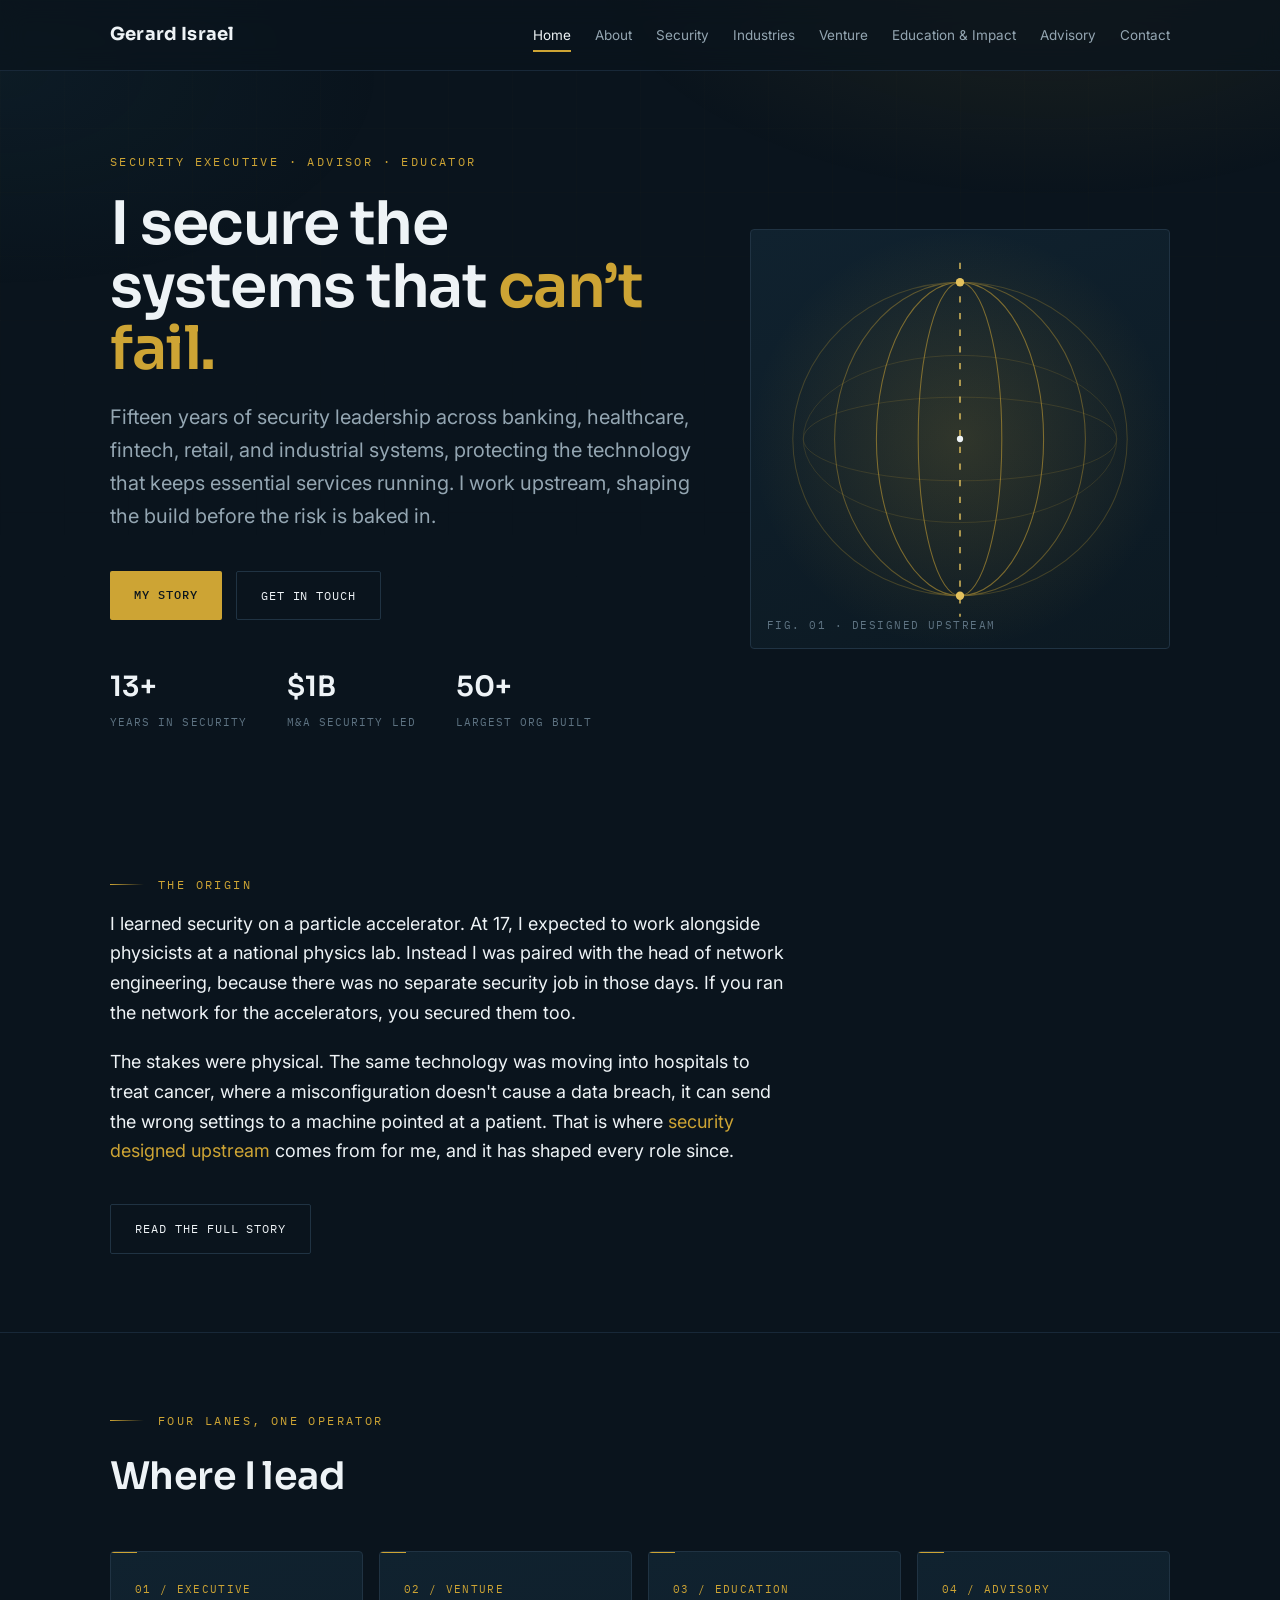
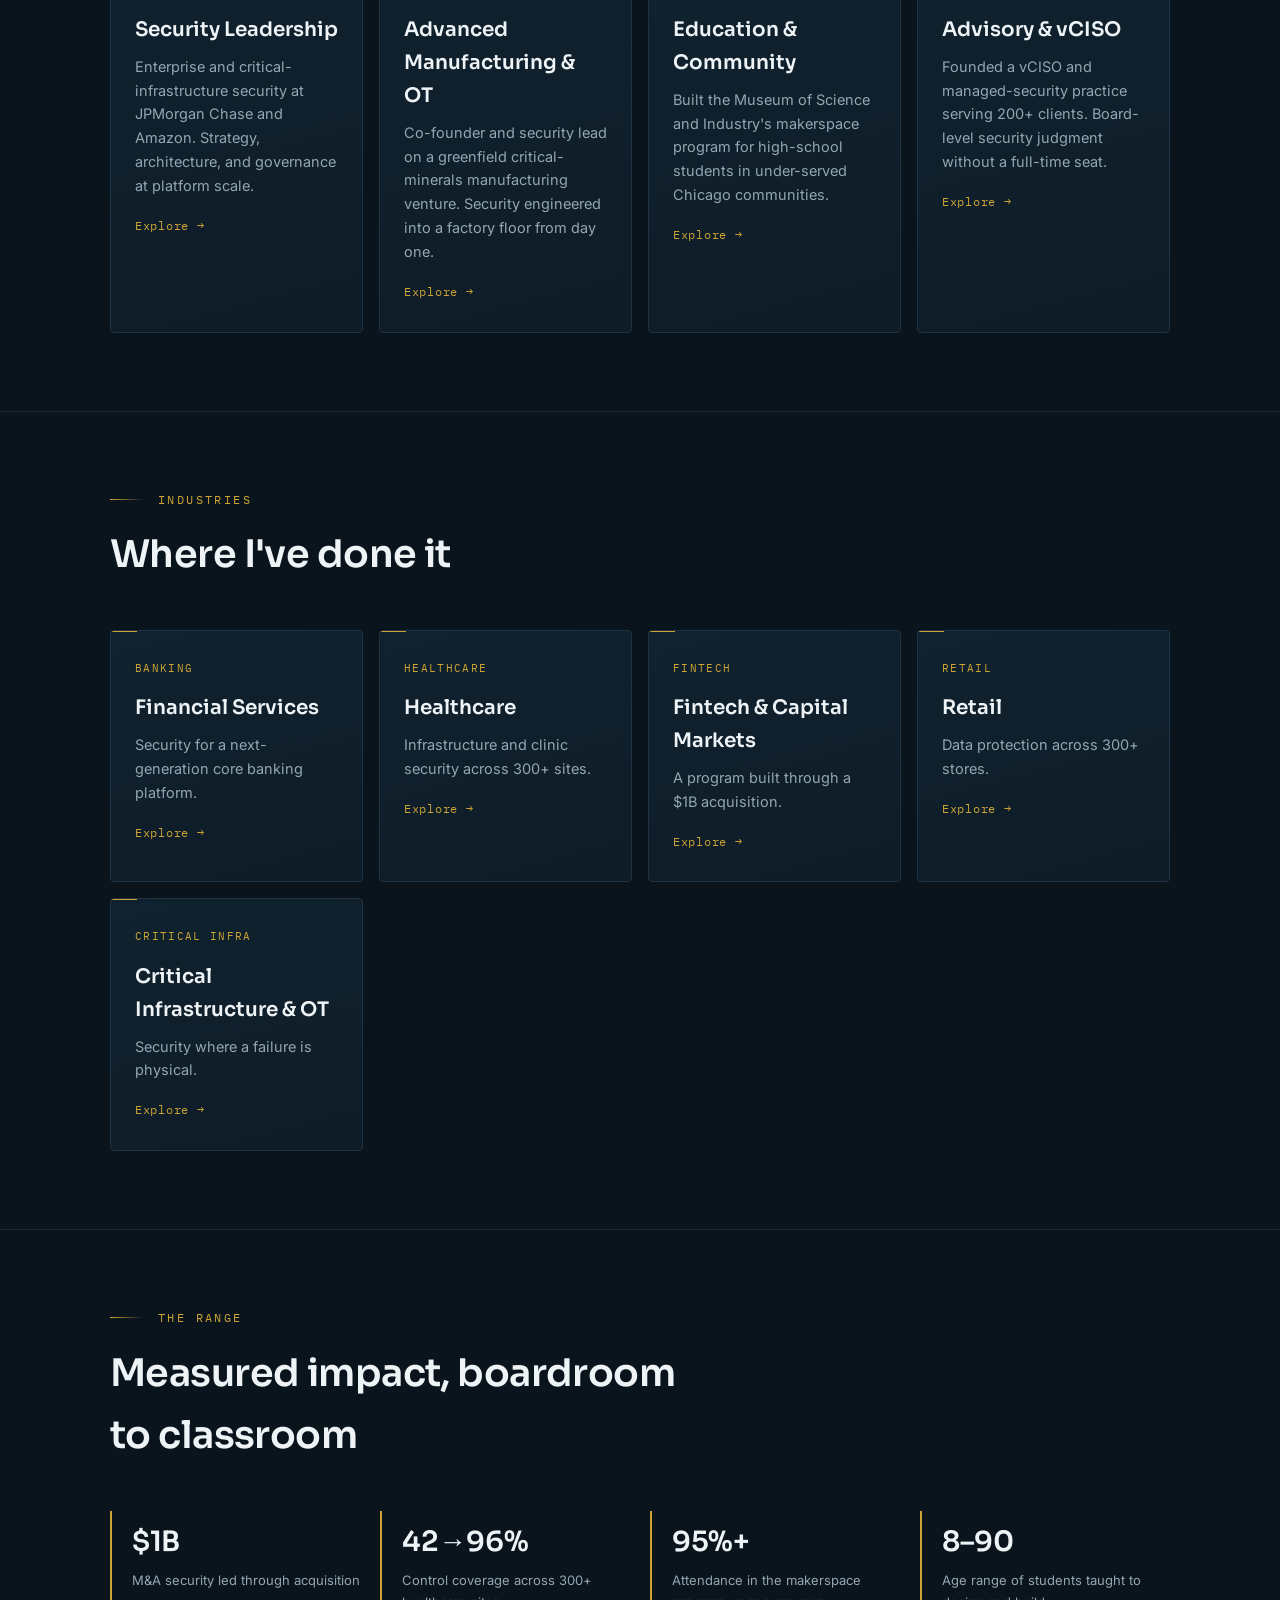
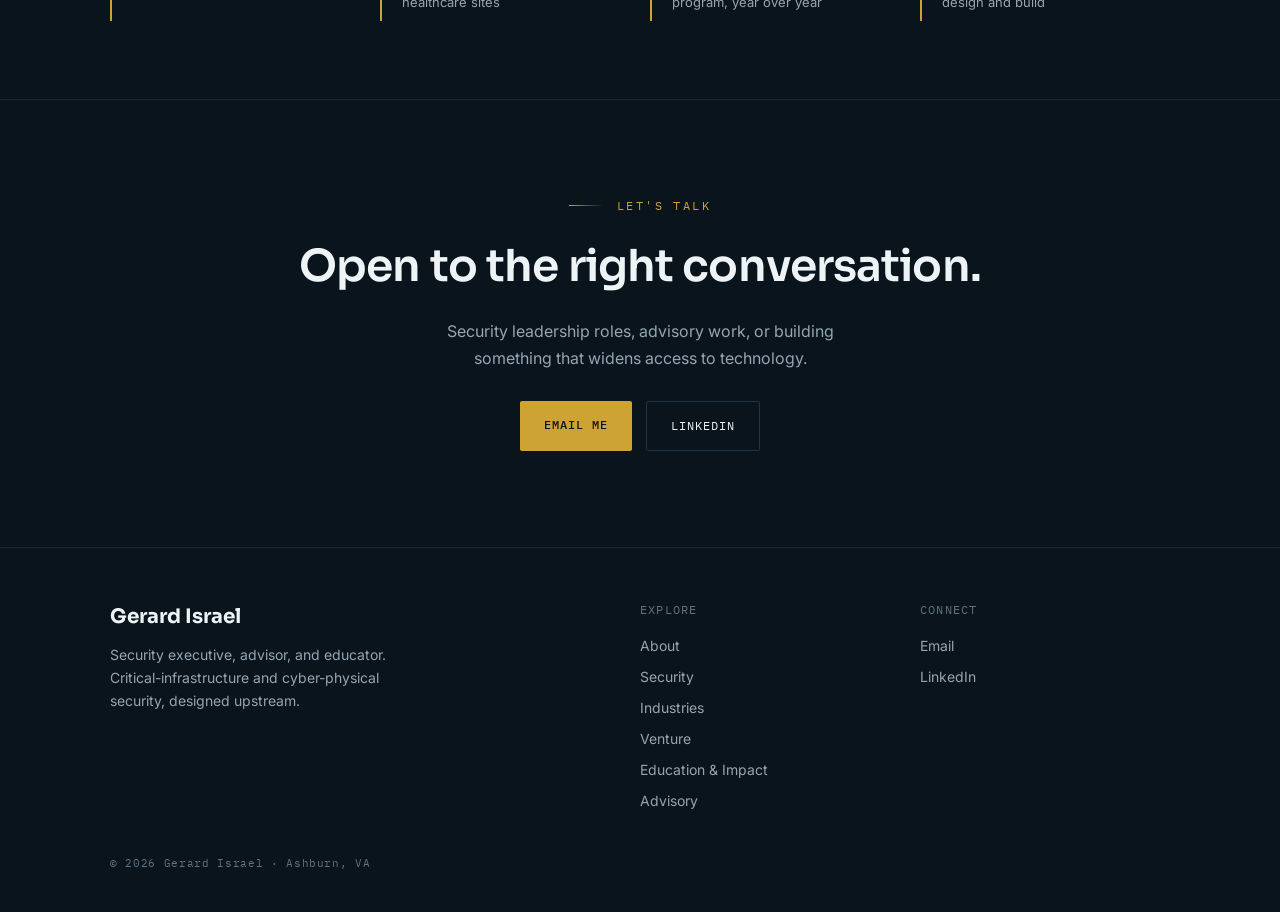
<file: index.html>
<!DOCTYPE html>
<html lang="en">
<head>
<meta charset="UTF-8" />
<meta name="viewport" content="width=device-width, initial-scale=1.0" />
<title>Gerard Israel · Security Leader, Advisor, Educator</title>
<meta name="description" content="Gerard Israel: security executive, advisor, and educator across financial services, healthcare, fintech, and critical infrastructure." />
<meta property="og:title" content="Gerard Israel · Security Leader, Advisor, Educator" />
<meta property="og:description" content="Gerard Israel: security executive, advisor, and educator across financial services, healthcare, fintech, and critical infrastructure." />
<meta property="og:url" content="https://gerardisrael.com/" />
<meta property="og:type" content="website" />
<meta property="og:image" content="https://gerardisrael.com/gerard-israel-og.png" />
<meta property="og:image:width" content="1200" />
<meta property="og:image:height" content="630" />
<meta name="twitter:card" content="summary_large_image" />
<meta name="twitter:image" content="https://gerardisrael.com/gerard-israel-og.png" />
<link rel="preconnect" href="https://fonts.googleapis.com">
<link rel="preconnect" href="https://fonts.gstatic.com" crossorigin>
<link href="https://fonts.googleapis.com/css2?family=Sora:wght@400;500;600;700&family=Inter:wght@400;500;600&family=IBM+Plex+Mono:wght@400;500&display=swap" rel="stylesheet">
<link rel="icon" href="/favicon.ico" sizes="any" />
<link rel="icon" type="image/png" href="/favicon.png" />
<link rel="apple-touch-icon" href="/apple-touch-icon.png" />
<link rel="stylesheet" href="style.css">
</head>
<body>

<header class="bar">
  <div class="wrap bar-inner">
    <a href="index.html" class="monogram">Gerard Israel</a>
    <button class="nav-toggle" aria-label="Menu" aria-expanded="false" onclick="toggleNav(this)">&#9776;</button>
    <nav class="links">
      <a href="index.html" class="here">Home</a>
      <a href="about.html">About</a>
      <a href="security.html">Security</a>
      <a href="industries.html">Industries</a>
      <a href="venture.html">Venture</a>
      <a href="impact.html">Education & Impact</a>
      <a href="advisory.html">Advisory</a>
      <a href="#contact" class="contact-link">Contact</a>
    </nav>
  </div>
</header>

<section class="hero">
  <div class="wrap">
    <div class="hero-grid">
      <div>
        <span class="eyebrow">Security Executive · Advisor · Educator</span>
        <h1>I secure the systems that <span class="accent">can’t fail.</span></h1>
        <p class="sub">Fifteen years of security leadership across banking, healthcare, fintech, retail, and industrial systems, protecting the technology that keeps essential services running. I work upstream, shaping the build before the risk is baked in.</p>
        <div class="cta-row">
          <a class="btn primary" href="about.html">My story</a>
          <a class="btn ghost" href="#contact">Get in touch</a>
        </div>
        <div class="statrow" style="margin-top:44px;">
          <div class="stat"><div class="n">13+</div><div class="l">Years in security</div></div>
          <div class="stat"><div class="n">$1B</div><div class="l">M&amp;A security led</div></div>
          <div class="stat"><div class="n">50+</div><div class="l">Largest org built</div></div>
        </div>
      </div>
      <div class="signature reveal">
        <svg viewBox="0 0 400 400" role="img" aria-label="Magnetic field lines">
          <defs>
            <radialGradient id="glow" cx="50%" cy="50%" r="50%">
              <stop offset="0%" stop-color="rgba(205,164,52,0.18)"/>
              <stop offset="100%" stop-color="rgba(205,164,52,0)"/>
            </radialGradient>
          </defs>
          <rect width="400" height="400" fill="url(#glow)"/>
          <g fill="none" stroke="#CDA434" stroke-width="1" opacity="0.55">
            <ellipse cx="200" cy="200" rx="40"  ry="150"/>
            <ellipse cx="200" cy="200" rx="80"  ry="150"/>
            <ellipse cx="200" cy="200" rx="120" ry="150" opacity="0.7"/>
            <ellipse cx="200" cy="200" rx="160" ry="150" opacity="0.45"/>
          </g>
          <g fill="none" stroke="#CDA434" stroke-width="0.6" opacity="0.25">
            <ellipse cx="200" cy="200" rx="150" ry="40"/>
            <ellipse cx="200" cy="200" rx="150" ry="80"/>
          </g>
          <line class="beam" x1="200" y1="30" x2="200" y2="370" stroke="#E4C25E" stroke-width="1.5"
                stroke-dasharray="6 10" opacity="0.9">
            <animate attributeName="stroke-dashoffset" from="160" to="0" dur="4s" repeatCount="indefinite"/>
          </line>
          <circle cx="200" cy="50"  r="4" fill="#E4C25E"/>
          <circle cx="200" cy="350" r="4" fill="#E4C25E"/>
          <circle cx="200" cy="200" r="3" fill="#EEF3F6"/>
        </svg>
        <span class="tag">Fig. 01 · designed upstream</span>
      </div>
    </div>
  </div>
</section>

<section class="block">
  <div class="wrap">
    <div class="kicker">The origin</div>
    <div class="prose lg reveal">
      <p>I learned security on a particle accelerator. At 17, I expected to work alongside physicists at a national physics lab. Instead I was paired with the head of network engineering, because there was no separate security job in those days. If you ran the network for the accelerators, you secured them too.</p>
      <p>The stakes were physical. The same technology was moving into hospitals to treat cancer, where a misconfiguration doesn't cause a data breach, it can send the wrong settings to a machine pointed at a patient. That is where <span class="em">security designed upstream</span> comes from for me, and it has shaped every role since.</p>
    </div>
    <div class="cta-row reveal"><a class="btn ghost" href="about.html">Read the full story</a></div>
  </div>
</section>

<section class="block">
  <div class="wrap">
    <div class="sec-head reveal">
      <div class="kicker">Four lanes, one operator</div>
      <h2>Where I lead</h2>
    </div>
    <div class="pillars">
      <a class="pillar reveal" href="security.html">
        <div class="pnum">01 / EXECUTIVE</div>
        <h3>Security Leadership</h3>
        <p>Enterprise and critical-infrastructure security at JPMorgan Chase and Amazon. Strategy, architecture, and governance at platform scale.</p>
        <span class="go">Explore &rarr;</span>
      </a>
      <a class="pillar reveal" href="venture.html">
        <div class="pnum">02 / VENTURE</div>
        <h3>Advanced Manufacturing &amp; OT</h3>
        <p>Co-founder and security lead on a greenfield critical-minerals manufacturing venture. Security engineered into a factory floor from day one.</p>
        <span class="go">Explore &rarr;</span>
      </a>
      <a class="pillar reveal" href="impact.html">
        <div class="pnum">03 / EDUCATION</div>
        <h3>Education &amp; Community</h3>
        <p>Built the Museum of Science and Industry's makerspace program for high-school students in under-served Chicago communities.</p>
        <span class="go">Explore &rarr;</span>
      </a>
      <a class="pillar reveal" href="advisory.html">
        <div class="pnum">04 / ADVISORY</div>
        <h3>Advisory &amp; vCISO</h3>
        <p>Founded a vCISO and managed-security practice serving 200+ clients. Board-level security judgment without a full-time seat.</p>
        <span class="go">Explore &rarr;</span>
      </a>
    </div>
  </div>
</section>

<section class="block">
  <div class="wrap">
    <div class="sec-head reveal"><div class="kicker">Industries</div><h2>Where I've done it</h2></div>
    <div class="pillars">
      <a class="pillar reveal" href="financial-services.html"><div class="pnum">BANKING</div><h3>Financial Services</h3><p>Security for a next-generation core banking platform.</p><span class="go">Explore &rarr;</span></a>
      <a class="pillar reveal" href="healthcare.html"><div class="pnum">HEALTHCARE</div><h3>Healthcare</h3><p>Infrastructure and clinic security across 300+ sites.</p><span class="go">Explore &rarr;</span></a>
      <a class="pillar reveal" href="fintech.html"><div class="pnum">FINTECH</div><h3>Fintech &amp; Capital Markets</h3><p>A program built through a $1B acquisition.</p><span class="go">Explore &rarr;</span></a>
      <a class="pillar reveal" href="retail.html"><div class="pnum">RETAIL</div><h3>Retail</h3><p>Data protection across 300+ stores.</p><span class="go">Explore &rarr;</span></a>
      <a class="pillar reveal" href="critical-infrastructure.html"><div class="pnum">CRITICAL INFRA</div><h3>Critical Infrastructure &amp; OT</h3><p>Security where a failure is physical.</p><span class="go">Explore &rarr;</span></a>
    </div>
  </div>
</section>

<section class="block">
  <div class="wrap">
    <div class="sec-head reveal">
      <div class="kicker">The range</div>
      <h2>Measured impact, boardroom to classroom</h2>
    </div>
    <div class="outcomes">
      <div class="oc reveal"><div class="n">$1B</div><div class="l">M&amp;A security led through acquisition</div></div>
      <div class="oc reveal"><div class="n">42&rarr;96%</div><div class="l">Control coverage across 300+ healthcare sites</div></div>
      <div class="oc reveal"><div class="n">95%+</div><div class="l">Attendance in the makerspace program, year over year</div></div>
      <div class="oc reveal"><div class="n">8&ndash;90</div><div class="l">Age range of students taught to design and build</div></div>
    </div>
  </div>
</section>

<section class="contact" id="contact">
  <div class="wrap">
    <div class="kicker" style="justify-content:center;">Let's talk</div>
    <h2>Open to the right conversation.</h2>
    <p>Security leadership roles, advisory work, or building something that widens access to technology.</p>
    <div class="contact-links">
      <a class="btn primary" href="mailto:GerardIsrael1@gmail.com">Email me</a>
      <a class="btn ghost" href="https://linkedin.com/in/gerardisrael" target="_blank" rel="noopener">LinkedIn</a>
    </div>
  </div>
</section>

<footer>
  <div class="wrap foot-grid">
    <div>
      <div class="foot-name">Gerard Israel</div>
      <p class="foot-tag">Security executive, advisor, and educator. Critical-infrastructure and cyber-physical security, designed upstream.</p>
    </div>
    <div>
      <div class="fmono">Explore</div>
      <a href="about.html">About</a>
      <a href="security.html">Security</a>
      <a href="industries.html">Industries</a>
      <a href="venture.html">Venture</a>
      <a href="impact.html">Education &amp; Impact</a>
      <a href="advisory.html">Advisory</a>
    </div>
    <div>
      <div class="fmono">Connect</div>
      <a href="mailto:GerardIsrael1@gmail.com">Email</a>
      <a href="https://linkedin.com/in/gerardisrael" target="_blank" rel="noopener">LinkedIn</a>
    </div>
  </div>
  <div class="wrap"><div class="foot-legal">&copy; <span id="yr"></span> Gerard Israel · Ashburn, VA</div></div>
</footer>

<script>
  document.getElementById('yr').textContent = new Date().getFullYear();
  function toggleNav(btn){var h=btn.closest('header'); var open=h.classList.toggle('open'); btn.setAttribute('aria-expanded', open);}
  var io=new IntersectionObserver(function(es){es.forEach(function(x){if(x.isIntersecting){x.target.classList.add('in');io.unobserve(x.target);}});},{threshold:.12});
  document.querySelectorAll('.reveal').forEach(function(el){io.observe(el);});
</script>
</body>
</html>
</file>
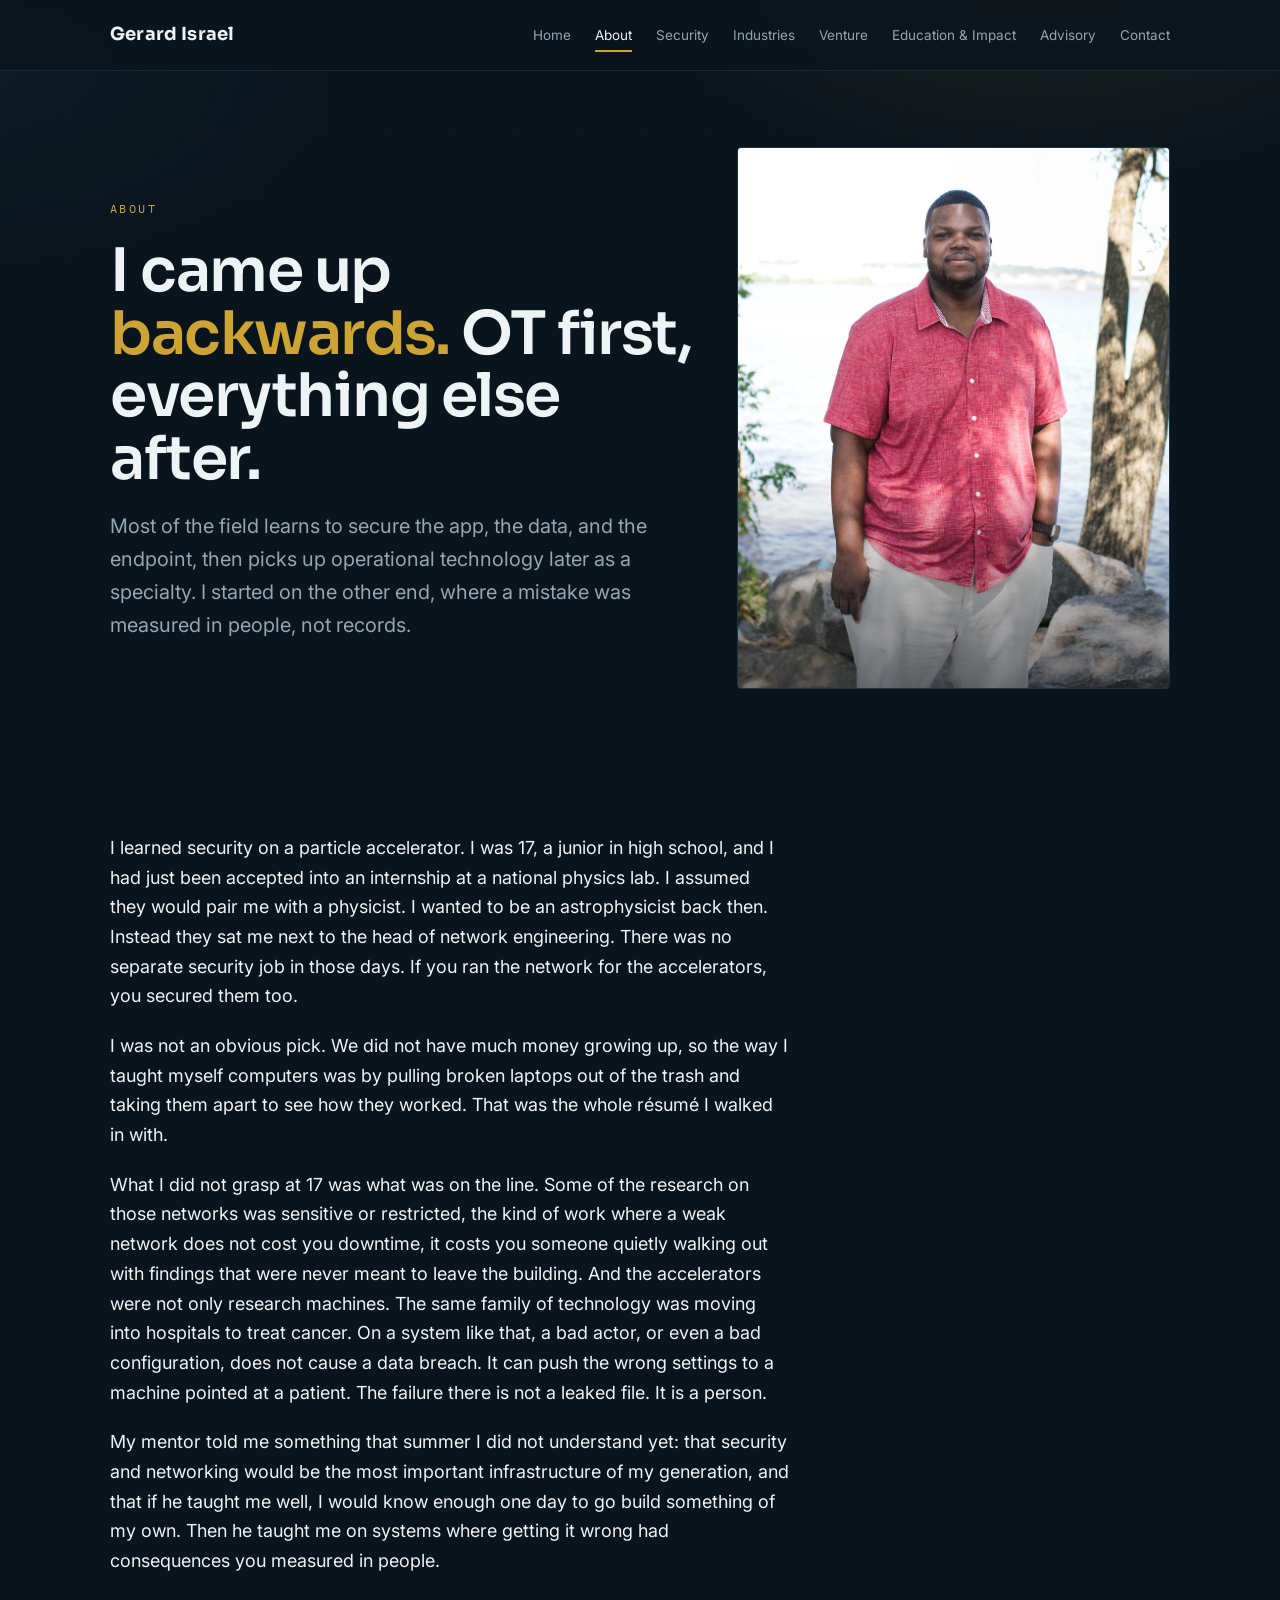
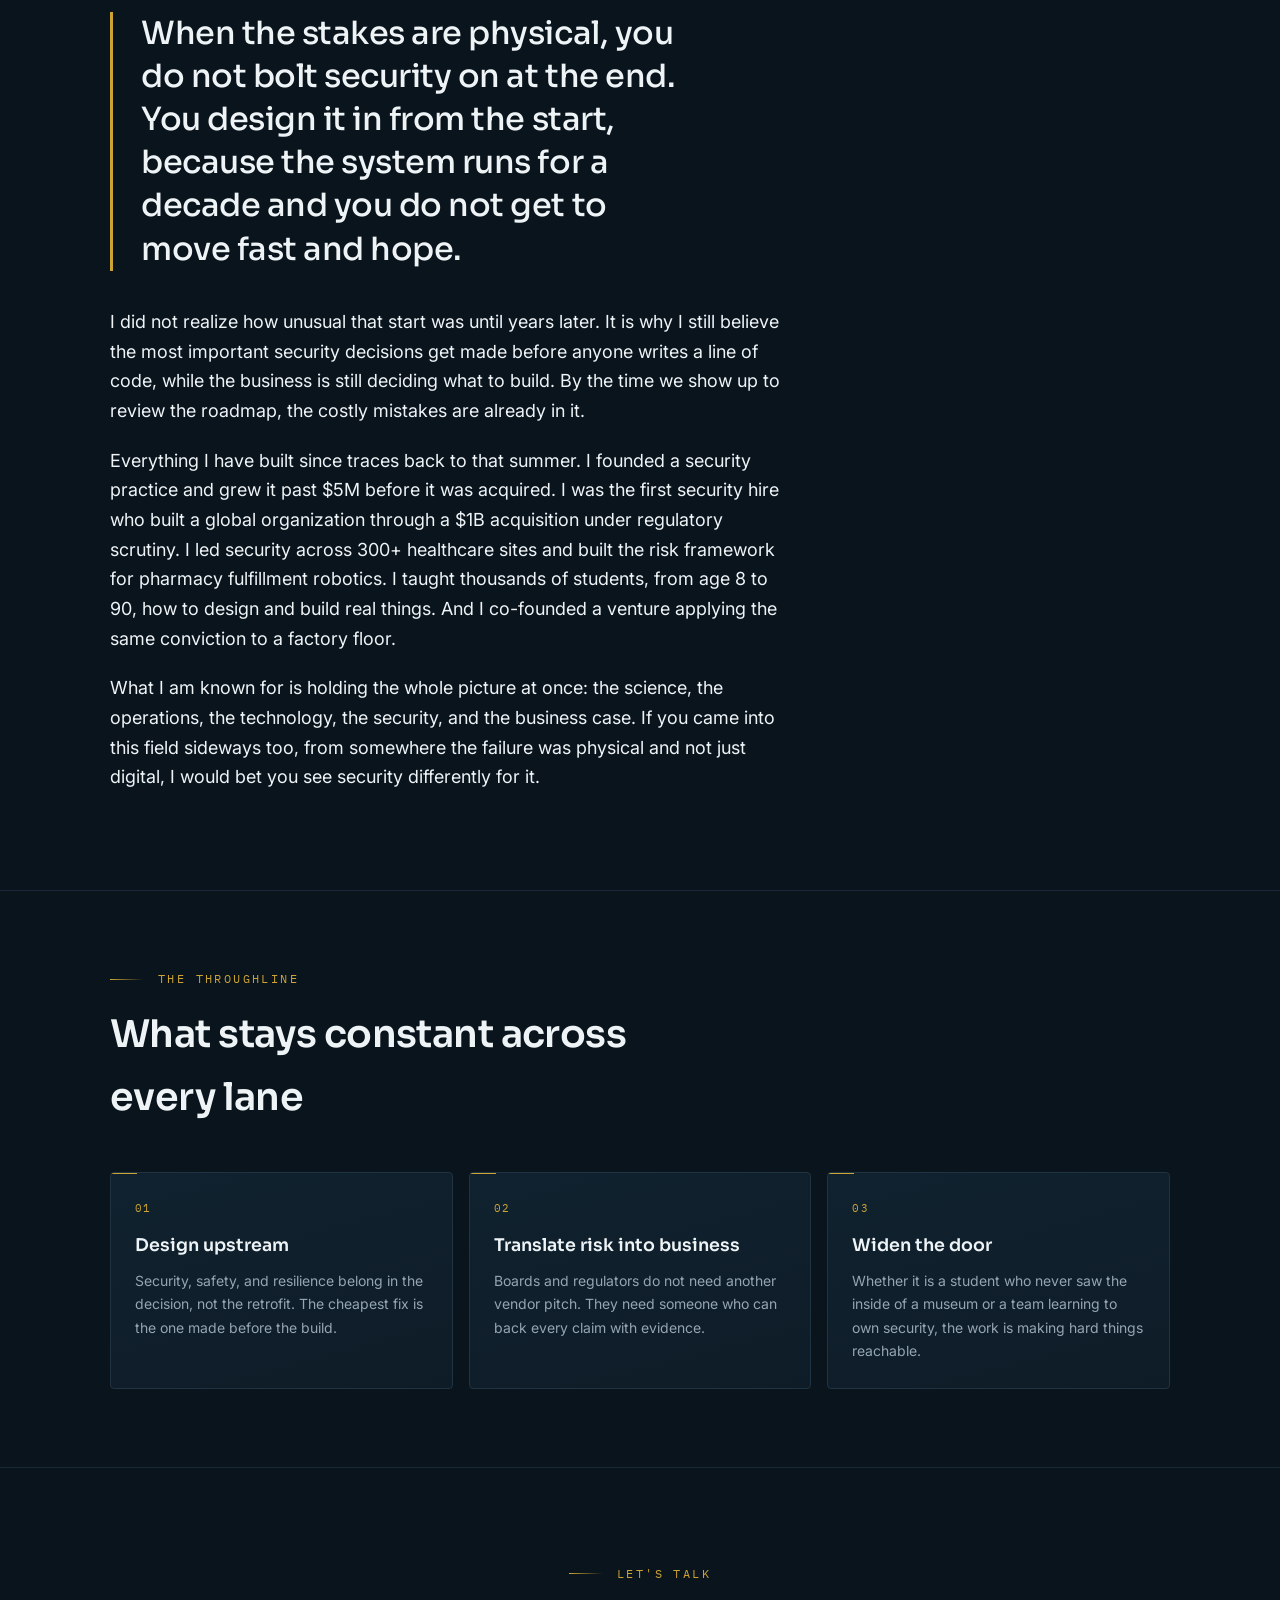
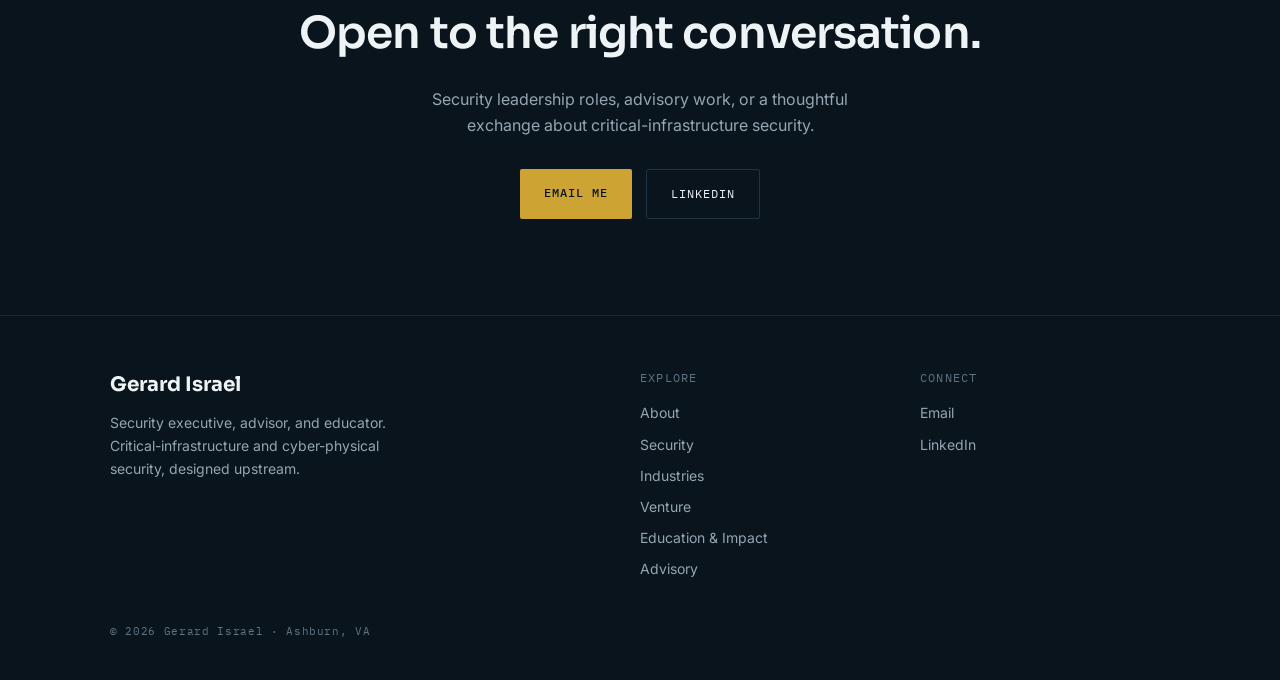
<file: about.html>
<!DOCTYPE html>
<html lang="en">
<head>
<meta charset="UTF-8" />
<meta name="viewport" content="width=device-width, initial-scale=1.0" />
<title>Gerard Israel · About</title>
<meta name="description" content="How a self-taught kid who learned security on a particle accelerator came up backwards: operational technology first, everything else after." />
<meta property="og:title" content="Gerard Israel · About" />
<meta property="og:description" content="How a self-taught kid who learned security on a particle accelerator came up backwards: operational technology first, everything else after." />
<meta property="og:url" content="https://gerardisrael.com/about.html" />
<meta property="og:type" content="website" />
<meta property="og:image" content="https://gerardisrael.com/gerard-israel-og.png" />
<meta property="og:image:width" content="1200" />
<meta property="og:image:height" content="630" />
<meta name="twitter:card" content="summary_large_image" />
<meta name="twitter:image" content="https://gerardisrael.com/gerard-israel-og.png" />
<link rel="preconnect" href="https://fonts.googleapis.com">
<link rel="preconnect" href="https://fonts.gstatic.com" crossorigin>
<link href="https://fonts.googleapis.com/css2?family=Sora:wght@400;500;600;700&family=Inter:wght@400;500;600&family=IBM+Plex+Mono:wght@400;500&display=swap" rel="stylesheet">
<link rel="icon" href="/favicon.ico" sizes="any" />
<link rel="icon" type="image/png" href="/favicon.png" />
<link rel="apple-touch-icon" href="/apple-touch-icon.png" />
<link rel="stylesheet" href="style.css">
</head>
<body>

<header class="bar">
  <div class="wrap bar-inner">
    <a href="index.html" class="monogram">Gerard Israel</a>
    <button class="nav-toggle" aria-label="Menu" aria-expanded="false" onclick="toggleNav(this)">&#9776;</button>
    <nav class="links">
      <a href="index.html">Home</a>
      <a href="about.html" class="here">About</a>
      <a href="security.html">Security</a>
      <a href="industries.html">Industries</a>
      <a href="venture.html">Venture</a>
      <a href="impact.html">Education & Impact</a>
      <a href="advisory.html">Advisory</a>
      <a href="#contact" class="contact-link">Contact</a>
    </nav>
  </div>
</header>

<section class="hero">
  <div class="wrap">
    <div class="hero-grid">
      <div>
        <span class="eyebrow">About</span>
        <h1>I came up <span class="accent">backwards.</span> OT first, everything else after.</h1>
        <p class="sub">Most of the field learns to secure the app, the data, and the endpoint, then picks up operational technology later as a specialty. I started on the other end, where a mistake was measured in people, not records.</p>
      </div>
      <div class="portrait reveal"><img src="gerard-israel.jpg" alt="Gerard Israel" /></div>
    </div>
  </div>
</section>

<section class="block">
  <div class="wrap">
    <div class="prose lg reveal">
      <p>I learned security on a particle accelerator. I was 17, a junior in high school, and I had just been accepted into an internship at a national physics lab. I assumed they would pair me with a physicist. I wanted to be an astrophysicist back then. Instead they sat me next to the head of network engineering. There was no separate security job in those days. If you ran the network for the accelerators, you secured them too.</p>
      <p>I was not an obvious pick. We did not have much money growing up, so the way I taught myself computers was by pulling broken laptops out of the trash and taking them apart to see how they worked. That was the whole résumé I walked in with.</p>
      <p>What I did not grasp at 17 was what was on the line. Some of the research on those networks was sensitive or restricted, the kind of work where a weak network does not cost you downtime, it costs you someone quietly walking out with findings that were never meant to leave the building. And the accelerators were not only research machines. The same family of technology was moving into hospitals to treat cancer. On a system like that, a bad actor, or even a bad configuration, does not cause a data breach. It can push the wrong settings to a machine pointed at a patient. The failure there is not a leaked file. It is a person.</p>
      <p>My mentor told me something that summer I did not understand yet: that security and networking would be the most important infrastructure of my generation, and that if he taught me well, I would know enough one day to go build something of my own. Then he taught me on systems where getting it wrong had consequences you measured in people.</p>
    </div>

    <div class="pullquote reveal" style="margin:36px 0;">When the stakes are physical, you do not bolt security on at the end. You design it in from the start, because the system runs for a decade and you do not get to move fast and hope.</div>

    <div class="prose lg reveal">
      <p>I did not realize how unusual that start was until years later. It is why I still believe the most important security decisions get made before anyone writes a line of code, while the business is still deciding what to build. By the time we show up to review the roadmap, the costly mistakes are already in it.</p>
      <p>Everything I have built since traces back to that summer. I founded a security practice and grew it past $5M before it was acquired. I was the first security hire who built a global organization through a $1B acquisition under regulatory scrutiny. I led security across 300+ healthcare sites and built the risk framework for pharmacy fulfillment robotics. I taught thousands of students, from age 8 to 90, how to design and build real things. And I co-founded a venture applying the same conviction to a factory floor.</p>
      <p>What I am known for is holding the whole picture at once: the science, the operations, the technology, the security, and the business case. If you came into this field sideways too, from somewhere the failure was physical and not just digital, I would bet you see security differently for it.</p>
    </div>
  </div>
</section>

<section class="block">
  <div class="wrap">
    <div class="sec-head reveal">
      <div class="kicker">The throughline</div>
      <h2>What stays constant across every lane</h2>
    </div>
    <div class="grid3">
      <div class="card reveal"><div class="ci">01</div><h3>Design upstream</h3><p>Security, safety, and resilience belong in the decision, not the retrofit. The cheapest fix is the one made before the build.</p></div>
      <div class="card reveal"><div class="ci">02</div><h3>Translate risk into business</h3><p>Boards and regulators do not need another vendor pitch. They need someone who can back every claim with evidence.</p></div>
      <div class="card reveal"><div class="ci">03</div><h3>Widen the door</h3><p>Whether it is a student who never saw the inside of a museum or a team learning to own security, the work is making hard things reachable.</p></div>
    </div>
  </div>
</section>

<section class="contact" id="contact">
  <div class="wrap">
    <div class="kicker" style="justify-content:center;">Let's talk</div>
    <h2>Open to the right conversation.</h2>
    <p>Security leadership roles, advisory work, or a thoughtful exchange about critical-infrastructure security.</p>
    <div class="contact-links">
      <a class="btn primary" href="mailto:GerardIsrael1@gmail.com">Email me</a>
      <a class="btn ghost" href="https://linkedin.com/in/gerardisrael" target="_blank" rel="noopener">LinkedIn</a>
    </div>
  </div>
</section>

<footer>
  <div class="wrap foot-grid">
    <div>
      <div class="foot-name">Gerard Israel</div>
      <p class="foot-tag">Security executive, advisor, and educator. Critical-infrastructure and cyber-physical security, designed upstream.</p>
    </div>
    <div>
      <div class="fmono">Explore</div>
      <a href="about.html">About</a>
      <a href="security.html">Security</a>
      <a href="industries.html">Industries</a>
      <a href="venture.html">Venture</a>
      <a href="impact.html">Education &amp; Impact</a>
      <a href="advisory.html">Advisory</a>
    </div>
    <div>
      <div class="fmono">Connect</div>
      <a href="mailto:GerardIsrael1@gmail.com">Email</a>
      <a href="https://linkedin.com/in/gerardisrael" target="_blank" rel="noopener">LinkedIn</a>
    </div>
  </div>
  <div class="wrap"><div class="foot-legal">&copy; <span id="yr"></span> Gerard Israel · Ashburn, VA</div></div>
</footer>

<script>
  document.getElementById('yr').textContent = new Date().getFullYear();
  function toggleNav(btn){var h=btn.closest('header'); var open=h.classList.toggle('open'); btn.setAttribute('aria-expanded', open);}
  var io=new IntersectionObserver(function(es){es.forEach(function(x){if(x.isIntersecting){x.target.classList.add('in');io.unobserve(x.target);}});},{threshold:.12});
  document.querySelectorAll('.reveal').forEach(function(el){io.observe(el);});
</script>
</body>
</html>
</file>
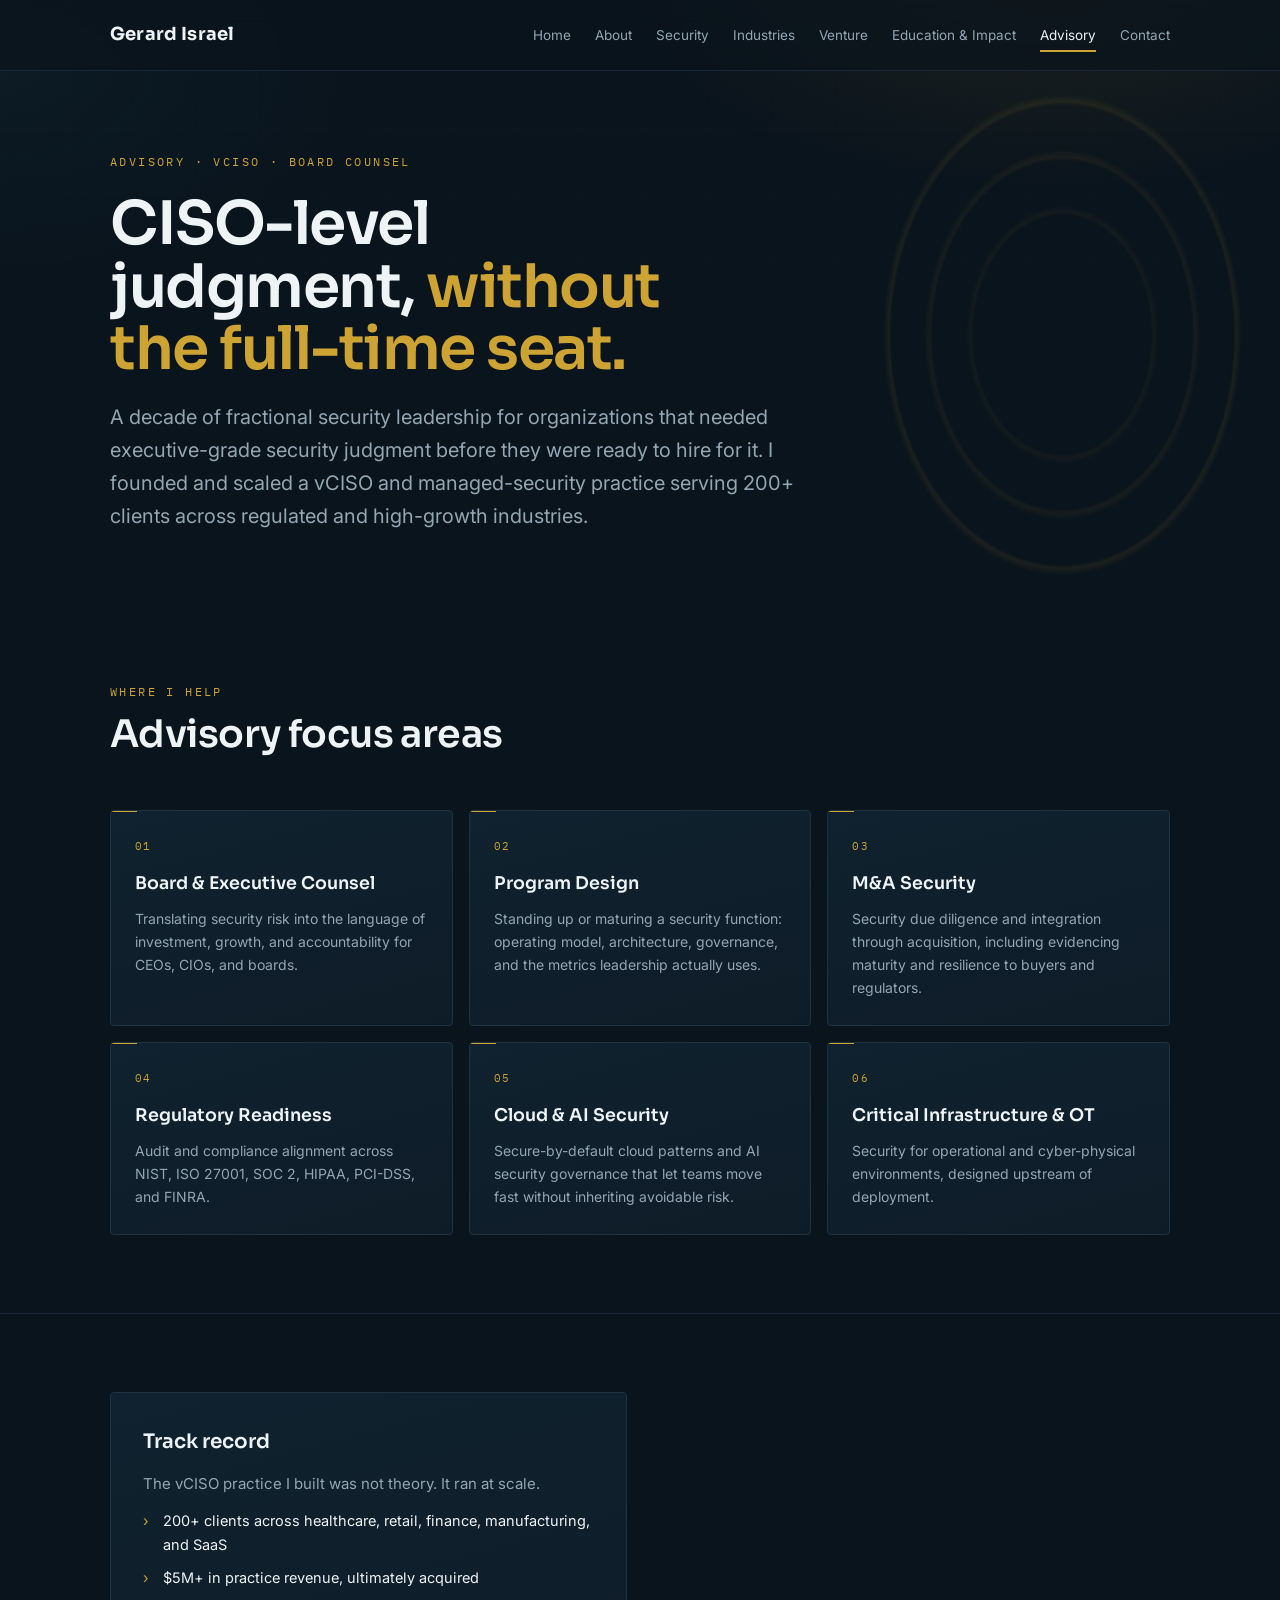
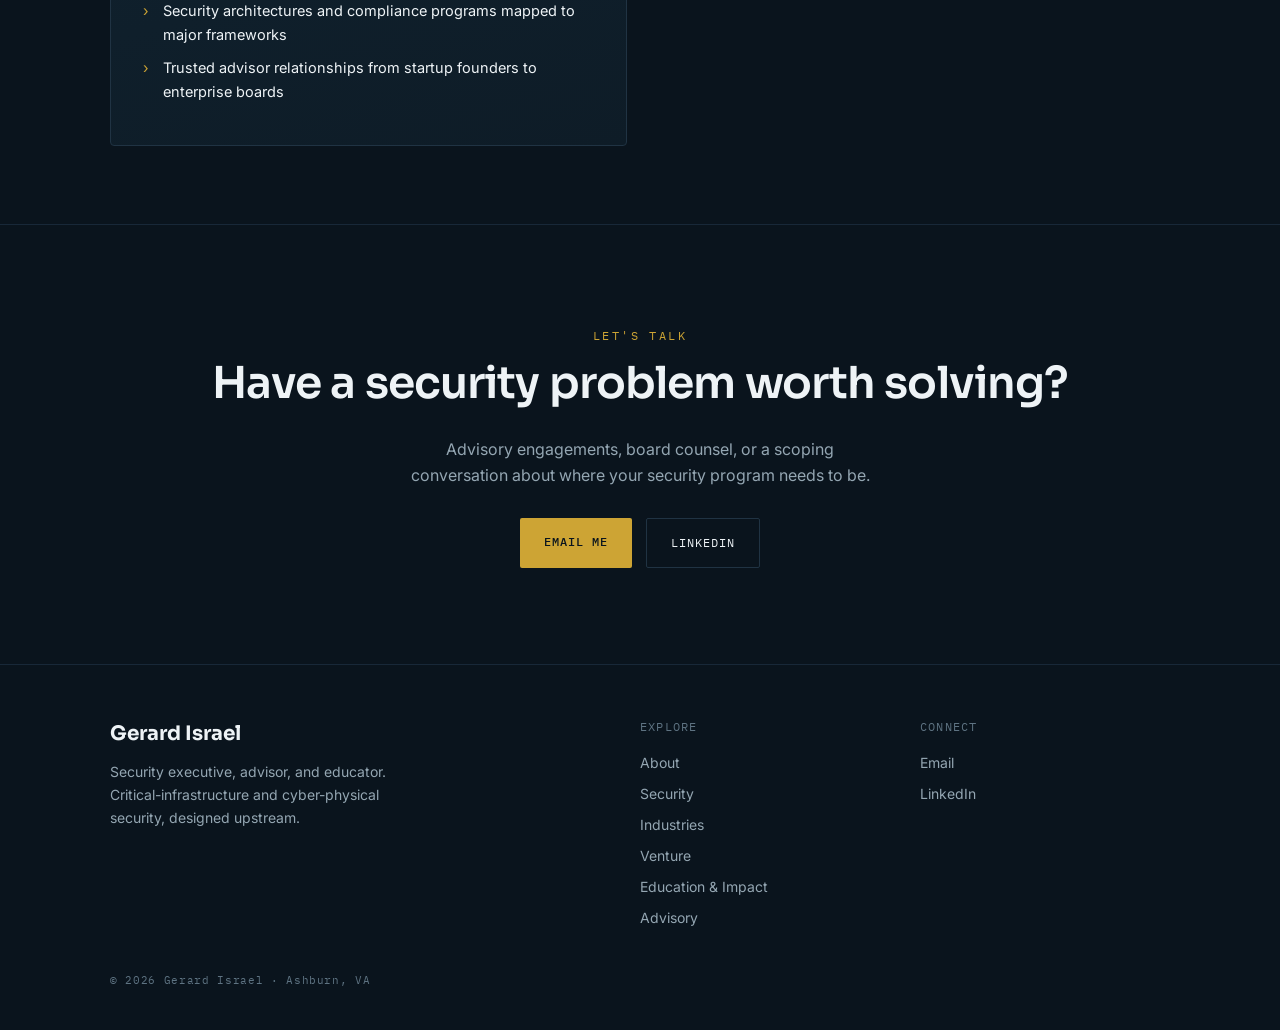
<file: advisory.html>
<!DOCTYPE html>
<html lang="en">
<head>
<meta charset="UTF-8" />
<meta name="viewport" content="width=device-width, initial-scale=1.0" />
<title>Gerard Israel · Advisory &amp; vCISO</title>
<meta name="description" content="Fractional and advisory security leadership: board-level judgment, program design, and M&A diligence." />
<meta property="og:title" content="Gerard Israel · Advisory &amp; vCISO" />
<meta property="og:description" content="Fractional and advisory security leadership: board-level judgment, program design, and M&A diligence." />
<meta property="og:url" content="https://gerardisrael.com/advisory.html" />
<meta property="og:type" content="website" />
<meta property="og:image" content="https://gerardisrael.com/gerard-israel-og.png" />
<meta property="og:image:width" content="1200" />
<meta property="og:image:height" content="630" />
<meta name="twitter:card" content="summary_large_image" />
<meta name="twitter:image" content="https://gerardisrael.com/gerard-israel-og.png" />
<link rel="preconnect" href="https://fonts.googleapis.com">
<link rel="preconnect" href="https://fonts.gstatic.com" crossorigin>
<link href="https://fonts.googleapis.com/css2?family=Sora:wght@400;500;600;700&family=Inter:wght@400;500;600&family=IBM+Plex+Mono:wght@400;500&display=swap" rel="stylesheet">
<link rel="icon" href="/favicon.ico" sizes="any" />
<link rel="icon" type="image/png" href="/favicon.png" />
<link rel="apple-touch-icon" href="/apple-touch-icon.png" />
<link rel="stylesheet" href="style.css">
</head>
<body>

<header class="bar">
  <div class="wrap bar-inner">
    <a href="index.html" class="monogram">Gerard Israel</a>
    <button class="nav-toggle" aria-label="Menu" aria-expanded="false" onclick="toggleNav(this)">&#9776;</button>
    <nav class="links">
      <a href="index.html">Home</a>
      <a href="about.html">About</a>
      <a href="security.html">Security</a>
      <a href="industries.html">Industries</a>
      <a href="venture.html">Venture</a>
      <a href="impact.html">Education & Impact</a>
      <a href="advisory.html" class="here">Advisory</a>
      <a href="#contact" class="contact-link">Contact</a>
    </nav>
  </div>
</header>

<section class="hero motif">
  <div class="wrap">
    <span class="eyebrow">Advisory · vCISO · Board Counsel</span>
    <h1>CISO-level judgment, <span class="accent">without the full-time seat.</span></h1>
    <p class="sub">A decade of fractional security leadership for organizations that needed executive-grade security judgment before they were ready to hire for it. I founded and scaled a vCISO and managed-security practice serving 200+ clients across regulated and high-growth industries.</p>
  </div>
</section>

<section class="block">
  <div class="wrap">
    <div class="sec-head reveal">
      <span class="eyebrow">Where I help</span>
      <h2>Advisory focus areas</h2>
    </div>
    <div class="grid3">
      <div class="card reveal"><div class="ci">01</div><h3>Board &amp; Executive Counsel</h3><p>Translating security risk into the language of investment, growth, and accountability for CEOs, CIOs, and boards.</p></div>
      <div class="card reveal"><div class="ci">02</div><h3>Program Design</h3><p>Standing up or maturing a security function: operating model, architecture, governance, and the metrics leadership actually uses.</p></div>
      <div class="card reveal"><div class="ci">03</div><h3>M&amp;A Security</h3><p>Security due diligence and integration through acquisition, including evidencing maturity and resilience to buyers and regulators.</p></div>
      <div class="card reveal"><div class="ci">04</div><h3>Regulatory Readiness</h3><p>Audit and compliance alignment across NIST, ISO 27001, SOC 2, HIPAA, PCI-DSS, and FINRA.</p></div>
      <div class="card reveal"><div class="ci">05</div><h3>Cloud &amp; AI Security</h3><p>Secure-by-default cloud patterns and AI security governance that let teams move fast without inheriting avoidable risk.</p></div>
      <div class="card reveal"><div class="ci">06</div><h3>Critical Infrastructure &amp; OT</h3><p>Security for operational and cyber-physical environments, designed upstream of deployment.</p></div>
    </div>
  </div>
</section>

<section class="block">
  <div class="wrap">
    <div class="twocol">
      <div class="panel reveal">
        <h3>Track record</h3>
        <p>The vCISO practice I built was not theory. It ran at scale.</p>
        <ul>
          <li>200+ clients across healthcare, retail, finance, manufacturing, and SaaS</li>
          <li>$5M+ in practice revenue, ultimately acquired</li>
          <li>Security architectures and compliance programs mapped to major frameworks</li>
          <li>Trusted advisor relationships from startup founders to enterprise boards</li>
        </ul>
      </div>
    </div>
  </div>
</section>

<section class="contact" id="contact">
  <div class="wrap">
    <span class="eyebrow">Let's talk</span>
    <h2>Have a security problem worth solving?</h2>
    <p>Advisory engagements, board counsel, or a scoping conversation about where your security program needs to be.</p>
    <div class="contact-links">
      <a class="btn primary" href="mailto:GerardIsrael1@gmail.com">Email me</a>
      <a class="btn ghost" href="https://linkedin.com/in/gerardisrael" target="_blank" rel="noopener">LinkedIn</a>
    </div>
  </div>
</section>

<footer>
  <div class="wrap foot-grid">
    <div>
      <div class="foot-name">Gerard Israel</div>
      <p class="foot-tag">Security executive, advisor, and educator. Critical-infrastructure and cyber-physical security, designed upstream.</p>
    </div>
    <div>
      <div class="fmono">Explore</div>
      <a href="about.html">About</a>
      <a href="security.html">Security</a>
      <a href="industries.html">Industries</a>
      <a href="venture.html">Venture</a>
      <a href="impact.html">Education &amp; Impact</a>
      <a href="advisory.html">Advisory</a>
    </div>
    <div>
      <div class="fmono">Connect</div>
      <a href="mailto:GerardIsrael1@gmail.com">Email</a>
      <a href="https://linkedin.com/in/gerardisrael" target="_blank" rel="noopener">LinkedIn</a>
    </div>
  </div>
  <div class="wrap"><div class="foot-legal">&copy; <span id="yr"></span> Gerard Israel · Ashburn, VA</div></div>
</footer>

<script>
  document.getElementById('yr').textContent = new Date().getFullYear();
  function toggleNav(btn){var h=btn.closest('header'); var open=h.classList.toggle('open'); btn.setAttribute('aria-expanded', open);}
  var io=new IntersectionObserver(function(es){es.forEach(function(x){if(x.isIntersecting){x.target.classList.add('in');io.unobserve(x.target);}});},{threshold:.12});
  document.querySelectorAll('.reveal').forEach(function(el){io.observe(el);});
</script>
</body>
</html>
</file>
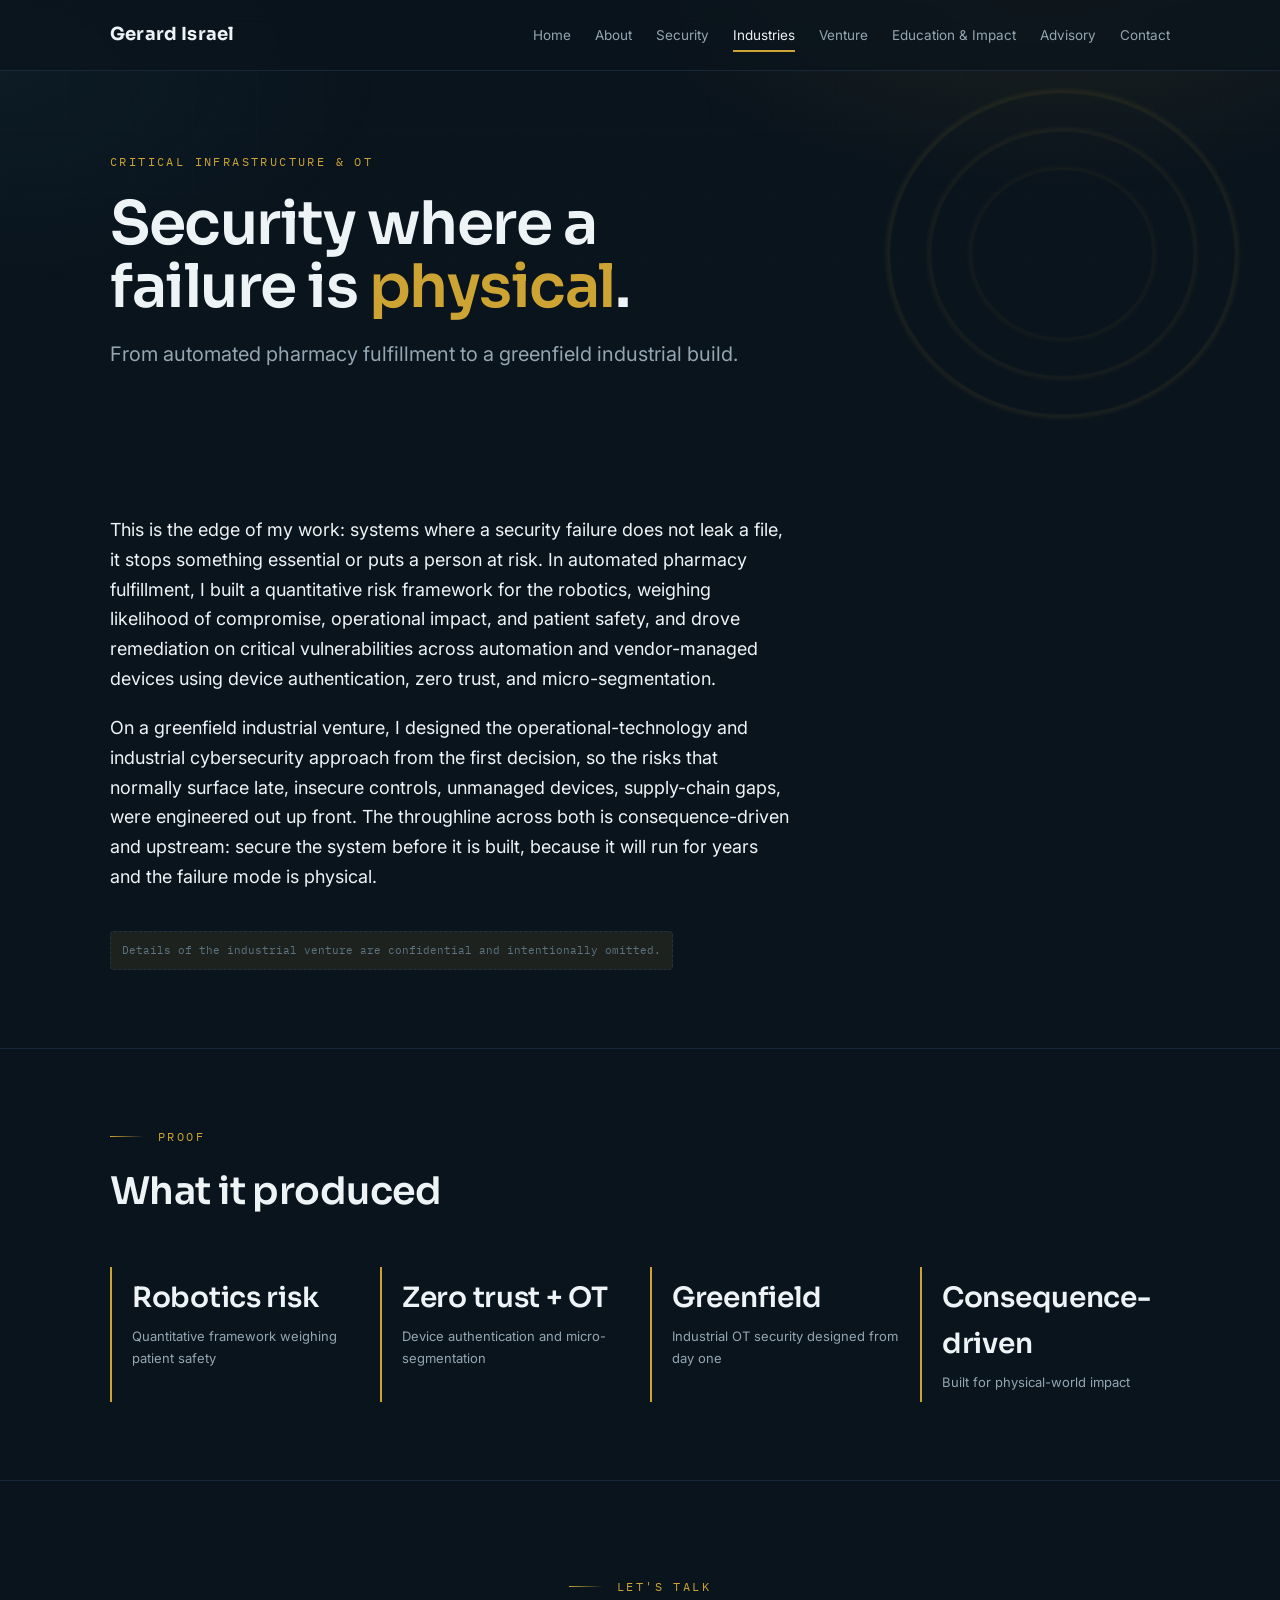
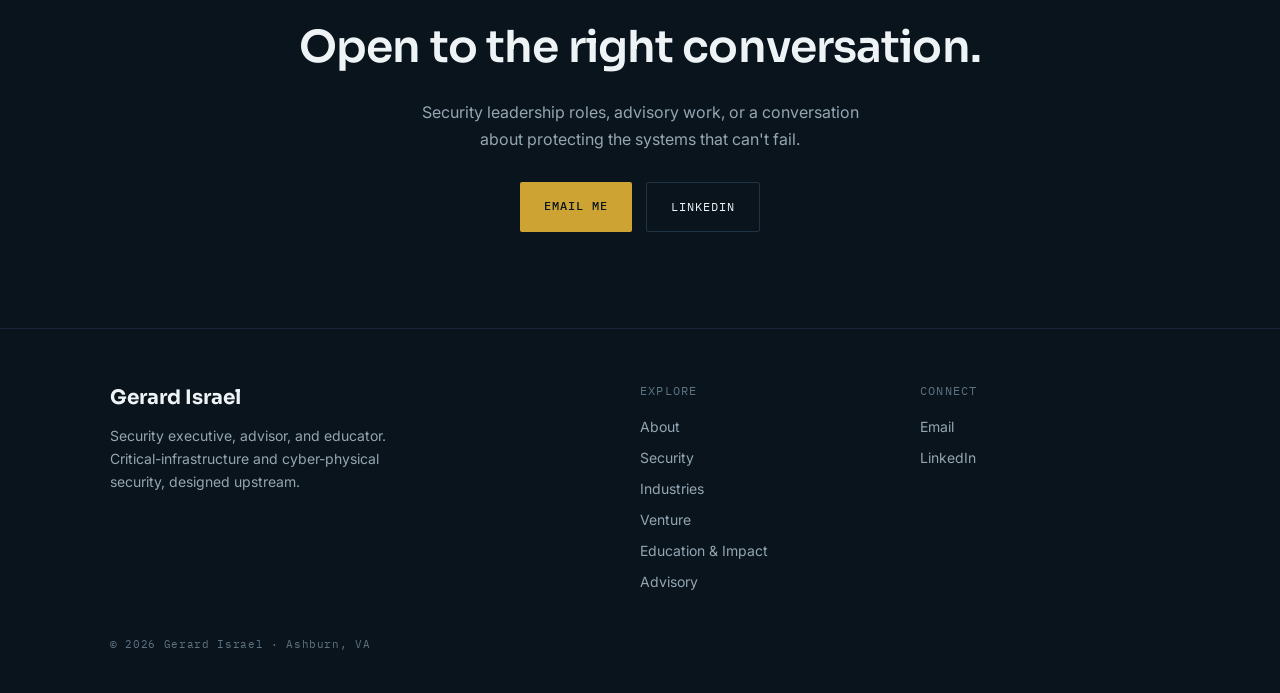
<file: critical-infrastructure.html>
<!DOCTYPE html>
<html lang="en">
<head>
<meta charset="UTF-8" />
<meta name="viewport" content="width=device-width, initial-scale=1.0" />
<title>Gerard Israel · Critical Infrastructure &amp; OT Security</title>
<meta name="description" content="Security for systems where a failure is physical, from pharmacy robotics to industrial builds." />
<meta property="og:title" content="Gerard Israel · Critical Infrastructure &amp; OT Security" />
<meta property="og:description" content="Security for systems where a failure is physical, from pharmacy robotics to industrial builds." />
<meta property="og:url" content="https://gerardisrael.com/critical-infrastructure.html" />
<meta property="og:type" content="website" />
<meta property="og:image" content="https://gerardisrael.com/gerard-israel-og.png" />
<meta property="og:image:width" content="1200" />
<meta property="og:image:height" content="630" />
<meta name="twitter:card" content="summary_large_image" />
<meta name="twitter:image" content="https://gerardisrael.com/gerard-israel-og.png" />
<link rel="preconnect" href="https://fonts.googleapis.com">
<link rel="preconnect" href="https://fonts.gstatic.com" crossorigin>
<link href="https://fonts.googleapis.com/css2?family=Sora:wght@400;500;600;700&family=Inter:wght@400;500;600&family=IBM+Plex+Mono:wght@400;500&display=swap" rel="stylesheet">
<link rel="icon" href="/favicon.ico" sizes="any" />
<link rel="icon" type="image/png" href="/favicon.png" />
<link rel="apple-touch-icon" href="/apple-touch-icon.png" />
<link rel="stylesheet" href="style.css">
</head>
<body>
<header class="bar">
  <div class="wrap bar-inner">
    <a href="index.html" class="monogram">Gerard Israel</a>
    <button class="nav-toggle" aria-label="Menu" aria-expanded="false" onclick="toggleNav(this)">&#9776;</button>
    <nav class="links">
      <a href="index.html">Home</a>
      <a href="about.html">About</a>
      <a href="security.html">Security</a>
      <a href="industries.html" class="here">Industries</a>
      <a href="venture.html">Venture</a>
      <a href="impact.html">Education & Impact</a>
      <a href="advisory.html">Advisory</a>
      <a href="#contact" class="contact-link">Contact</a>
    </nav>
  </div>
</header>
<section class="hero motif">
  <div class="wrap">
    <span class="eyebrow">Critical Infrastructure &amp; OT</span>
    <h1>Security where a failure is <span class="accent">physical</span>.</h1>
    <p class="sub">From automated pharmacy fulfillment to a greenfield industrial build.</p>
  </div>
</section>
<section class="block">
  <div class="wrap">
    <div class="prose lg reveal"><p>This is the edge of my work: systems where a security failure does not leak a file, it stops something essential or puts a person at risk. In automated pharmacy fulfillment, I built a quantitative risk framework for the robotics, weighing likelihood of compromise, operational impact, and patient safety, and drove remediation on critical vulnerabilities across automation and vendor-managed devices using device authentication, zero trust, and micro-segmentation.</p><p>On a greenfield industrial venture, I designed the operational-technology and industrial cybersecurity approach from the first decision, so the risks that normally surface late, insecure controls, unmanaged devices, supply-chain gaps, were engineered out up front. The throughline across both is consequence-driven and upstream: secure the system before it is built, because it will run for years and the failure mode is physical.</p></div>
  </div>
  <div class="wrap" style="margin-top:24px;"><span class="flag">Details of the industrial venture are confidential and intentionally omitted.</span></div>
</section>
<section class="block"><div class="wrap"><div class="sec-head reveal"><div class="kicker">Proof</div><h2>What it produced</h2></div><div class="outcomes"><div class="oc reveal"><div class="n">Robotics risk</div><div class="l">Quantitative framework weighing patient safety</div></div><div class="oc reveal"><div class="n">Zero trust + OT</div><div class="l">Device authentication and micro-segmentation</div></div><div class="oc reveal"><div class="n">Greenfield</div><div class="l">Industrial OT security designed from day one</div></div><div class="oc reveal"><div class="n">Consequence-driven</div><div class="l">Built for physical-world impact</div></div></div></div></section>
<section class="contact" id="contact">
  <div class="wrap">
    <div class="kicker" style="justify-content:center;">Let's talk</div>
    <h2>Open to the right conversation.</h2>
    <p>Security leadership roles, advisory work, or a conversation about protecting the systems that can't fail.</p>
    <div class="contact-links">
      <a class="btn primary" href="mailto:GerardIsrael1@gmail.com">Email me</a>
      <a class="btn ghost" href="https://linkedin.com/in/gerardisrael" target="_blank" rel="noopener">LinkedIn</a>
    </div>
  </div>
</section>
<footer>
  <div class="wrap foot-grid">
    <div>
      <div class="foot-name">Gerard Israel</div>
      <p class="foot-tag">Security executive, advisor, and educator. Critical-infrastructure and cyber-physical security, designed upstream.</p>
    </div>
    <div>
      <div class="fmono">Explore</div>
      <a href="about.html">About</a>
      <a href="security.html">Security</a>
      <a href="industries.html">Industries</a>
      <a href="venture.html">Venture</a>
      <a href="impact.html">Education &amp; Impact</a>
      <a href="advisory.html">Advisory</a>
    </div>
    <div>
      <div class="fmono">Connect</div>
      <a href="mailto:GerardIsrael1@gmail.com">Email</a>
      <a href="https://linkedin.com/in/gerardisrael" target="_blank" rel="noopener">LinkedIn</a>
    </div>
  </div>
  <div class="wrap"><div class="foot-legal">&copy; <span id="yr"></span> Gerard Israel · Ashburn, VA</div></div>
</footer>
<script>
  document.getElementById('yr').textContent = new Date().getFullYear();
  function toggleNav(btn){var h=btn.closest('header'); var open=h.classList.toggle('open'); btn.setAttribute('aria-expanded', open);}
  var io=new IntersectionObserver(function(es){es.forEach(function(x){if(x.isIntersecting){x.target.classList.add('in');io.unobserve(x.target);}});},{threshold:.12});
  document.querySelectorAll('.reveal').forEach(function(el){io.observe(el);});
</script>
</body>
</html>
</file>
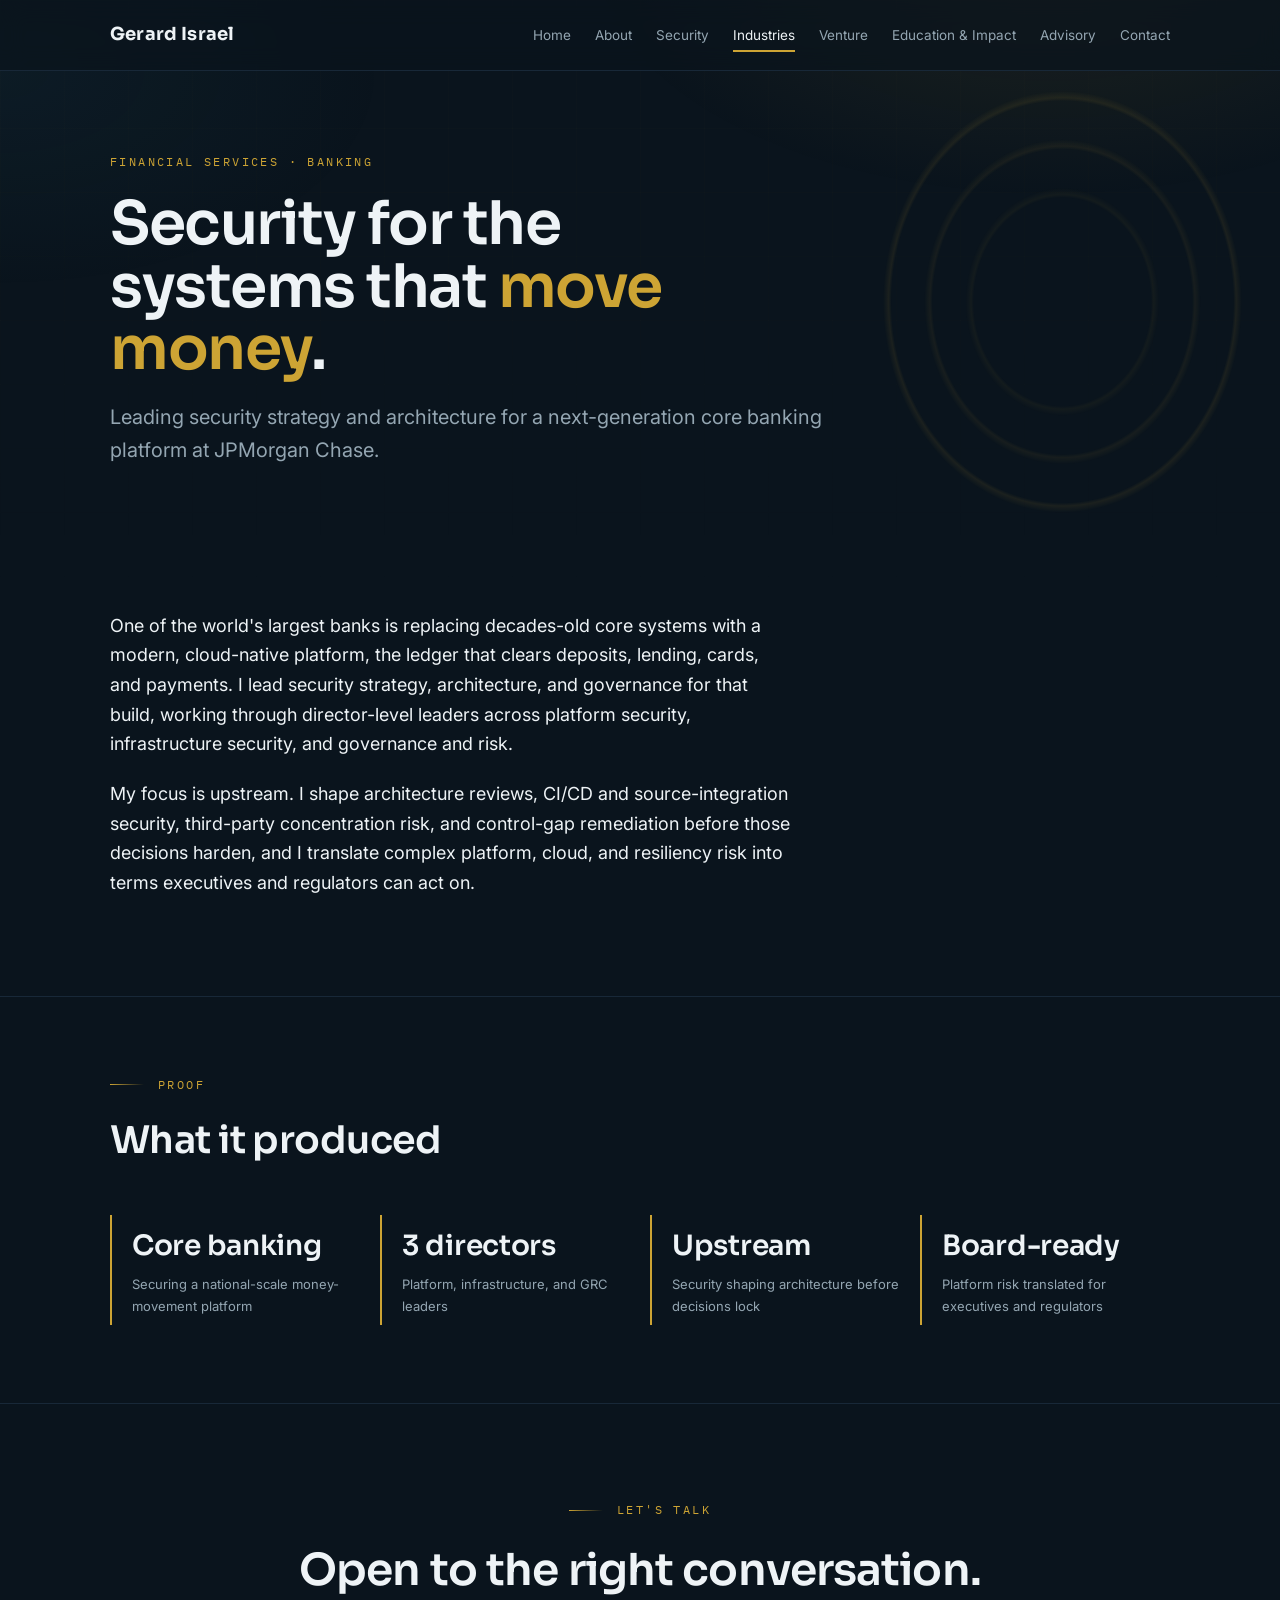
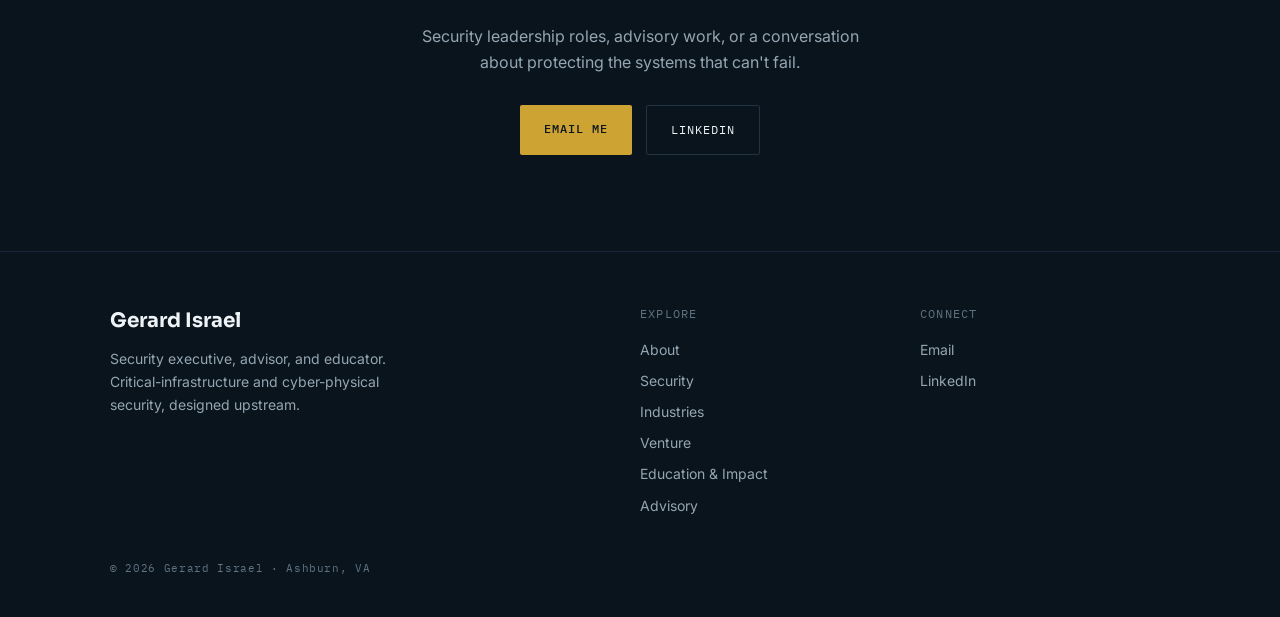
<file: financial-services.html>
<!DOCTYPE html>
<html lang="en">
<head>
<meta charset="UTF-8" />
<meta name="viewport" content="width=device-width, initial-scale=1.0" />
<title>Gerard Israel · Financial Services Security</title>
<meta name="description" content="Security strategy and architecture for a next-generation core banking platform." />
<meta property="og:title" content="Gerard Israel · Financial Services Security" />
<meta property="og:description" content="Security strategy and architecture for a next-generation core banking platform." />
<meta property="og:url" content="https://gerardisrael.com/financial-services.html" />
<meta property="og:type" content="website" />
<meta property="og:image" content="https://gerardisrael.com/gerard-israel-og.png" />
<meta property="og:image:width" content="1200" />
<meta property="og:image:height" content="630" />
<meta name="twitter:card" content="summary_large_image" />
<meta name="twitter:image" content="https://gerardisrael.com/gerard-israel-og.png" />
<link rel="preconnect" href="https://fonts.googleapis.com">
<link rel="preconnect" href="https://fonts.gstatic.com" crossorigin>
<link href="https://fonts.googleapis.com/css2?family=Sora:wght@400;500;600;700&family=Inter:wght@400;500;600&family=IBM+Plex+Mono:wght@400;500&display=swap" rel="stylesheet">
<link rel="icon" href="/favicon.ico" sizes="any" />
<link rel="icon" type="image/png" href="/favicon.png" />
<link rel="apple-touch-icon" href="/apple-touch-icon.png" />
<link rel="stylesheet" href="style.css">
</head>
<body>
<header class="bar">
  <div class="wrap bar-inner">
    <a href="index.html" class="monogram">Gerard Israel</a>
    <button class="nav-toggle" aria-label="Menu" aria-expanded="false" onclick="toggleNav(this)">&#9776;</button>
    <nav class="links">
      <a href="index.html">Home</a>
      <a href="about.html">About</a>
      <a href="security.html">Security</a>
      <a href="industries.html" class="here">Industries</a>
      <a href="venture.html">Venture</a>
      <a href="impact.html">Education & Impact</a>
      <a href="advisory.html">Advisory</a>
      <a href="#contact" class="contact-link">Contact</a>
    </nav>
  </div>
</header>
<section class="hero motif">
  <div class="wrap">
    <span class="eyebrow">Financial Services · Banking</span>
    <h1>Security for the systems that <span class="accent">move money</span>.</h1>
    <p class="sub">Leading security strategy and architecture for a next-generation core banking platform at JPMorgan Chase.</p>
  </div>
</section>
<section class="block">
  <div class="wrap">
    <div class="prose lg reveal"><p>One of the world's largest banks is replacing decades-old core systems with a modern, cloud-native platform, the ledger that clears deposits, lending, cards, and payments. I lead security strategy, architecture, and governance for that build, working through director-level leaders across platform security, infrastructure security, and governance and risk.</p><p>My focus is upstream. I shape architecture reviews, CI/CD and source-integration security, third-party concentration risk, and control-gap remediation before those decisions harden, and I translate complex platform, cloud, and resiliency risk into terms executives and regulators can act on.</p></div>
  </div>
  
</section>
<section class="block"><div class="wrap"><div class="sec-head reveal"><div class="kicker">Proof</div><h2>What it produced</h2></div><div class="outcomes"><div class="oc reveal"><div class="n">Core banking</div><div class="l">Securing a national-scale money-movement platform</div></div><div class="oc reveal"><div class="n">3 directors</div><div class="l">Platform, infrastructure, and GRC leaders</div></div><div class="oc reveal"><div class="n">Upstream</div><div class="l">Security shaping architecture before decisions lock</div></div><div class="oc reveal"><div class="n">Board-ready</div><div class="l">Platform risk translated for executives and regulators</div></div></div></div></section>
<section class="contact" id="contact">
  <div class="wrap">
    <div class="kicker" style="justify-content:center;">Let's talk</div>
    <h2>Open to the right conversation.</h2>
    <p>Security leadership roles, advisory work, or a conversation about protecting the systems that can't fail.</p>
    <div class="contact-links">
      <a class="btn primary" href="mailto:GerardIsrael1@gmail.com">Email me</a>
      <a class="btn ghost" href="https://linkedin.com/in/gerardisrael" target="_blank" rel="noopener">LinkedIn</a>
    </div>
  </div>
</section>
<footer>
  <div class="wrap foot-grid">
    <div>
      <div class="foot-name">Gerard Israel</div>
      <p class="foot-tag">Security executive, advisor, and educator. Critical-infrastructure and cyber-physical security, designed upstream.</p>
    </div>
    <div>
      <div class="fmono">Explore</div>
      <a href="about.html">About</a>
      <a href="security.html">Security</a>
      <a href="industries.html">Industries</a>
      <a href="venture.html">Venture</a>
      <a href="impact.html">Education &amp; Impact</a>
      <a href="advisory.html">Advisory</a>
    </div>
    <div>
      <div class="fmono">Connect</div>
      <a href="mailto:GerardIsrael1@gmail.com">Email</a>
      <a href="https://linkedin.com/in/gerardisrael" target="_blank" rel="noopener">LinkedIn</a>
    </div>
  </div>
  <div class="wrap"><div class="foot-legal">&copy; <span id="yr"></span> Gerard Israel · Ashburn, VA</div></div>
</footer>
<script>
  document.getElementById('yr').textContent = new Date().getFullYear();
  function toggleNav(btn){var h=btn.closest('header'); var open=h.classList.toggle('open'); btn.setAttribute('aria-expanded', open);}
  var io=new IntersectionObserver(function(es){es.forEach(function(x){if(x.isIntersecting){x.target.classList.add('in');io.unobserve(x.target);}});},{threshold:.12});
  document.querySelectorAll('.reveal').forEach(function(el){io.observe(el);});
</script>
</body>
</html>
</file>
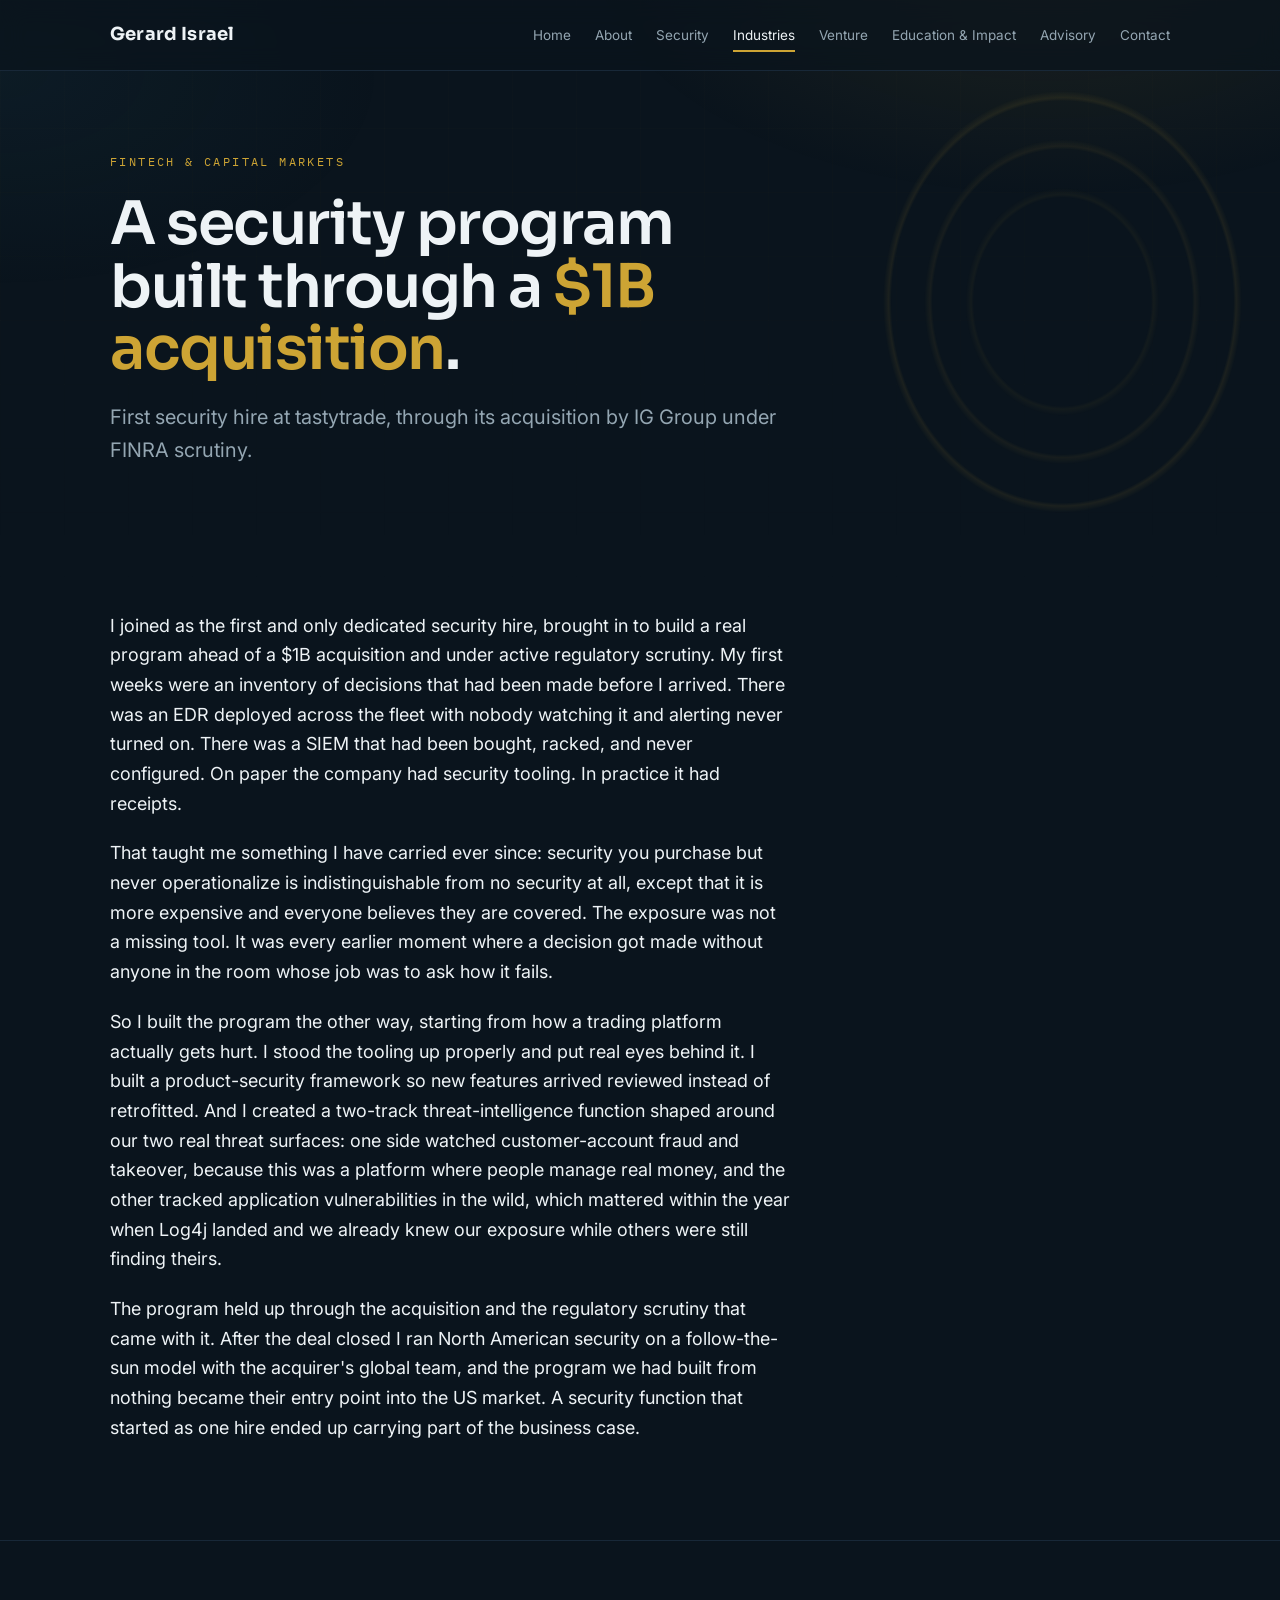
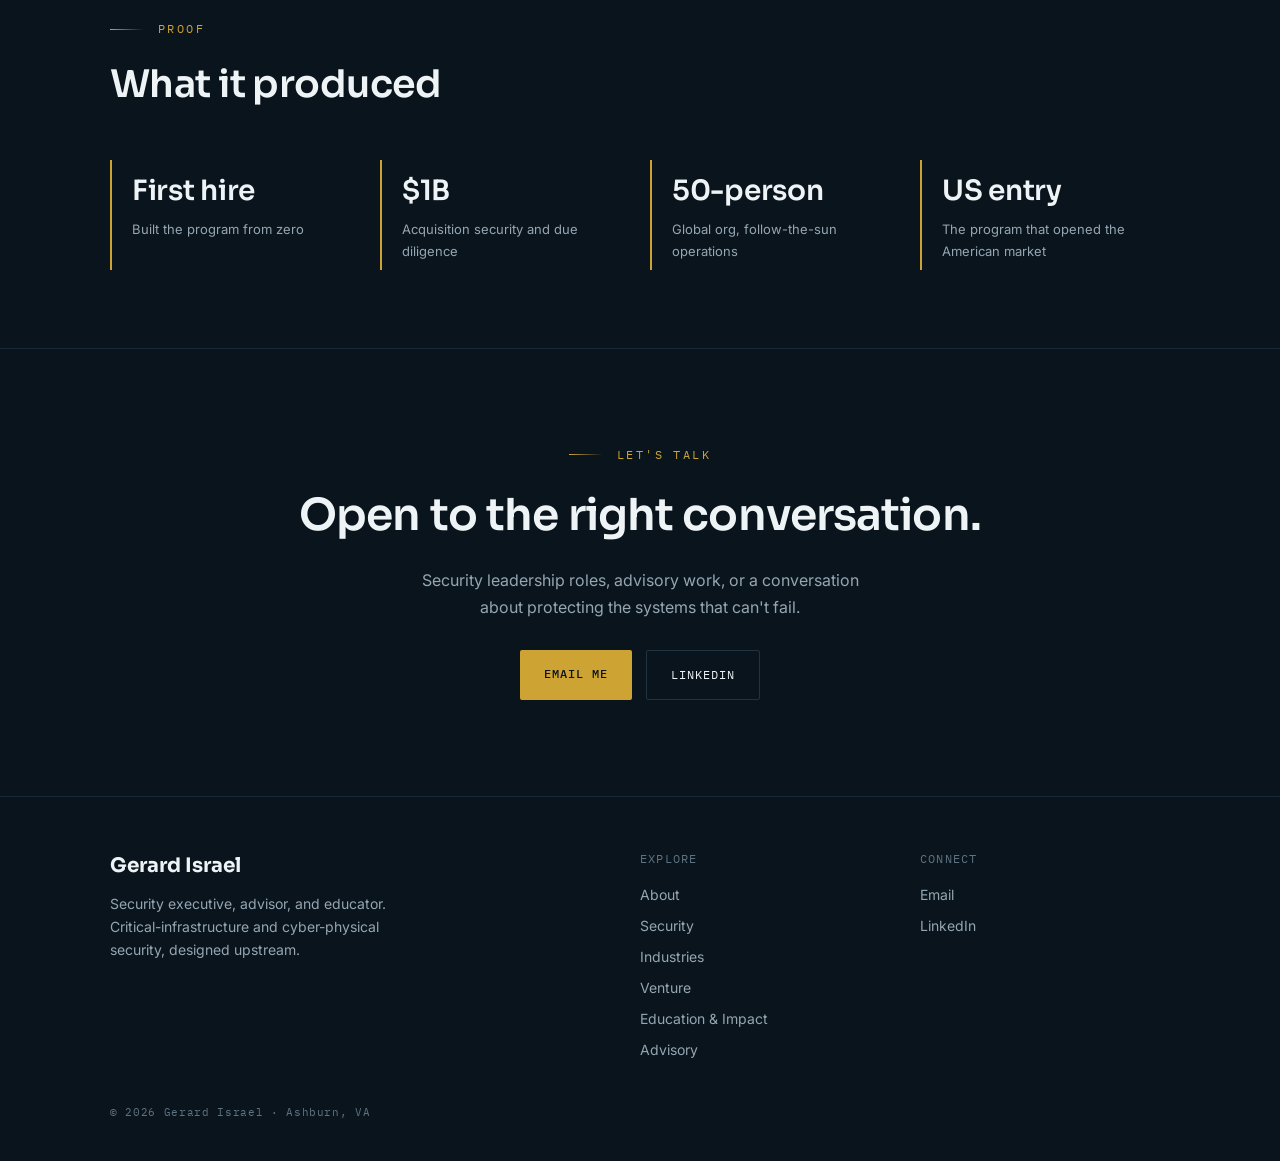
<file: fintech.html>
<!DOCTYPE html>
<html lang="en">
<head>
<meta charset="UTF-8" />
<meta name="viewport" content="width=device-width, initial-scale=1.0" />
<title>Gerard Israel · Fintech &amp; Capital Markets Security</title>
<meta name="description" content="Building a security program through a $1B acquisition under FINRA scrutiny." />
<meta property="og:title" content="Gerard Israel · Fintech &amp; Capital Markets Security" />
<meta property="og:description" content="Building a security program through a $1B acquisition under FINRA scrutiny." />
<meta property="og:url" content="https://gerardisrael.com/fintech.html" />
<meta property="og:type" content="website" />
<meta property="og:image" content="https://gerardisrael.com/gerard-israel-og.png" />
<meta property="og:image:width" content="1200" />
<meta property="og:image:height" content="630" />
<meta name="twitter:card" content="summary_large_image" />
<meta name="twitter:image" content="https://gerardisrael.com/gerard-israel-og.png" />
<link rel="preconnect" href="https://fonts.googleapis.com">
<link rel="preconnect" href="https://fonts.gstatic.com" crossorigin>
<link href="https://fonts.googleapis.com/css2?family=Sora:wght@400;500;600;700&family=Inter:wght@400;500;600&family=IBM+Plex+Mono:wght@400;500&display=swap" rel="stylesheet">
<link rel="icon" href="/favicon.ico" sizes="any" />
<link rel="icon" type="image/png" href="/favicon.png" />
<link rel="apple-touch-icon" href="/apple-touch-icon.png" />
<link rel="stylesheet" href="style.css">
</head>
<body>
<header class="bar">
  <div class="wrap bar-inner">
    <a href="index.html" class="monogram">Gerard Israel</a>
    <button class="nav-toggle" aria-label="Menu" aria-expanded="false" onclick="toggleNav(this)">&#9776;</button>
    <nav class="links">
      <a href="index.html">Home</a>
      <a href="about.html">About</a>
      <a href="security.html">Security</a>
      <a href="industries.html" class="here">Industries</a>
      <a href="venture.html">Venture</a>
      <a href="impact.html">Education & Impact</a>
      <a href="advisory.html">Advisory</a>
      <a href="#contact" class="contact-link">Contact</a>
    </nav>
  </div>
</header>
<section class="hero motif">
  <div class="wrap">
    <span class="eyebrow">Fintech &amp; Capital Markets</span>
    <h1>A security program built through a <span class="accent">$1B acquisition</span>.</h1>
    <p class="sub">First security hire at tastytrade, through its acquisition by IG Group under FINRA scrutiny.</p>
  </div>
</section>
<section class="block">
  <div class="wrap">
    <div class="prose lg reveal"><p>I joined as the first and only dedicated security hire, brought in to build a real program ahead of a $1B acquisition and under active regulatory scrutiny. My first weeks were an inventory of decisions that had been made before I arrived. There was an EDR deployed across the fleet with nobody watching it and alerting never turned on. There was a SIEM that had been bought, racked, and never configured. On paper the company had security tooling. In practice it had receipts.</p><p>That taught me something I have carried ever since: security you purchase but never operationalize is indistinguishable from no security at all, except that it is more expensive and everyone believes they are covered. The exposure was not a missing tool. It was every earlier moment where a decision got made without anyone in the room whose job was to ask how it fails.</p><p>So I built the program the other way, starting from how a trading platform actually gets hurt. I stood the tooling up properly and put real eyes behind it. I built a product-security framework so new features arrived reviewed instead of retrofitted. And I created a two-track threat-intelligence function shaped around our two real threat surfaces: one side watched customer-account fraud and takeover, because this was a platform where people manage real money, and the other tracked application vulnerabilities in the wild, which mattered within the year when Log4j landed and we already knew our exposure while others were still finding theirs.</p><p>The program held up through the acquisition and the regulatory scrutiny that came with it. After the deal closed I ran North American security on a follow-the-sun model with the acquirer's global team, and the program we had built from nothing became their entry point into the US market. A security function that started as one hire ended up carrying part of the business case.</p></div>
  </div>
  
</section>
<section class="block"><div class="wrap"><div class="sec-head reveal"><div class="kicker">Proof</div><h2>What it produced</h2></div><div class="outcomes"><div class="oc reveal"><div class="n">First hire</div><div class="l">Built the program from zero</div></div><div class="oc reveal"><div class="n">$1B</div><div class="l">Acquisition security and due diligence</div></div><div class="oc reveal"><div class="n">50-person</div><div class="l">Global org, follow-the-sun operations</div></div><div class="oc reveal"><div class="n">US entry</div><div class="l">The program that opened the American market</div></div></div></div></section>
<section class="contact" id="contact">
  <div class="wrap">
    <div class="kicker" style="justify-content:center;">Let's talk</div>
    <h2>Open to the right conversation.</h2>
    <p>Security leadership roles, advisory work, or a conversation about protecting the systems that can't fail.</p>
    <div class="contact-links">
      <a class="btn primary" href="mailto:GerardIsrael1@gmail.com">Email me</a>
      <a class="btn ghost" href="https://linkedin.com/in/gerardisrael" target="_blank" rel="noopener">LinkedIn</a>
    </div>
  </div>
</section>
<footer>
  <div class="wrap foot-grid">
    <div>
      <div class="foot-name">Gerard Israel</div>
      <p class="foot-tag">Security executive, advisor, and educator. Critical-infrastructure and cyber-physical security, designed upstream.</p>
    </div>
    <div>
      <div class="fmono">Explore</div>
      <a href="about.html">About</a>
      <a href="security.html">Security</a>
      <a href="industries.html">Industries</a>
      <a href="venture.html">Venture</a>
      <a href="impact.html">Education &amp; Impact</a>
      <a href="advisory.html">Advisory</a>
    </div>
    <div>
      <div class="fmono">Connect</div>
      <a href="mailto:GerardIsrael1@gmail.com">Email</a>
      <a href="https://linkedin.com/in/gerardisrael" target="_blank" rel="noopener">LinkedIn</a>
    </div>
  </div>
  <div class="wrap"><div class="foot-legal">&copy; <span id="yr"></span> Gerard Israel · Ashburn, VA</div></div>
</footer>
<script>
  document.getElementById('yr').textContent = new Date().getFullYear();
  function toggleNav(btn){var h=btn.closest('header'); var open=h.classList.toggle('open'); btn.setAttribute('aria-expanded', open);}
  var io=new IntersectionObserver(function(es){es.forEach(function(x){if(x.isIntersecting){x.target.classList.add('in');io.unobserve(x.target);}});},{threshold:.12});
  document.querySelectorAll('.reveal').forEach(function(el){io.observe(el);});
</script>
</body>
</html>
</file>
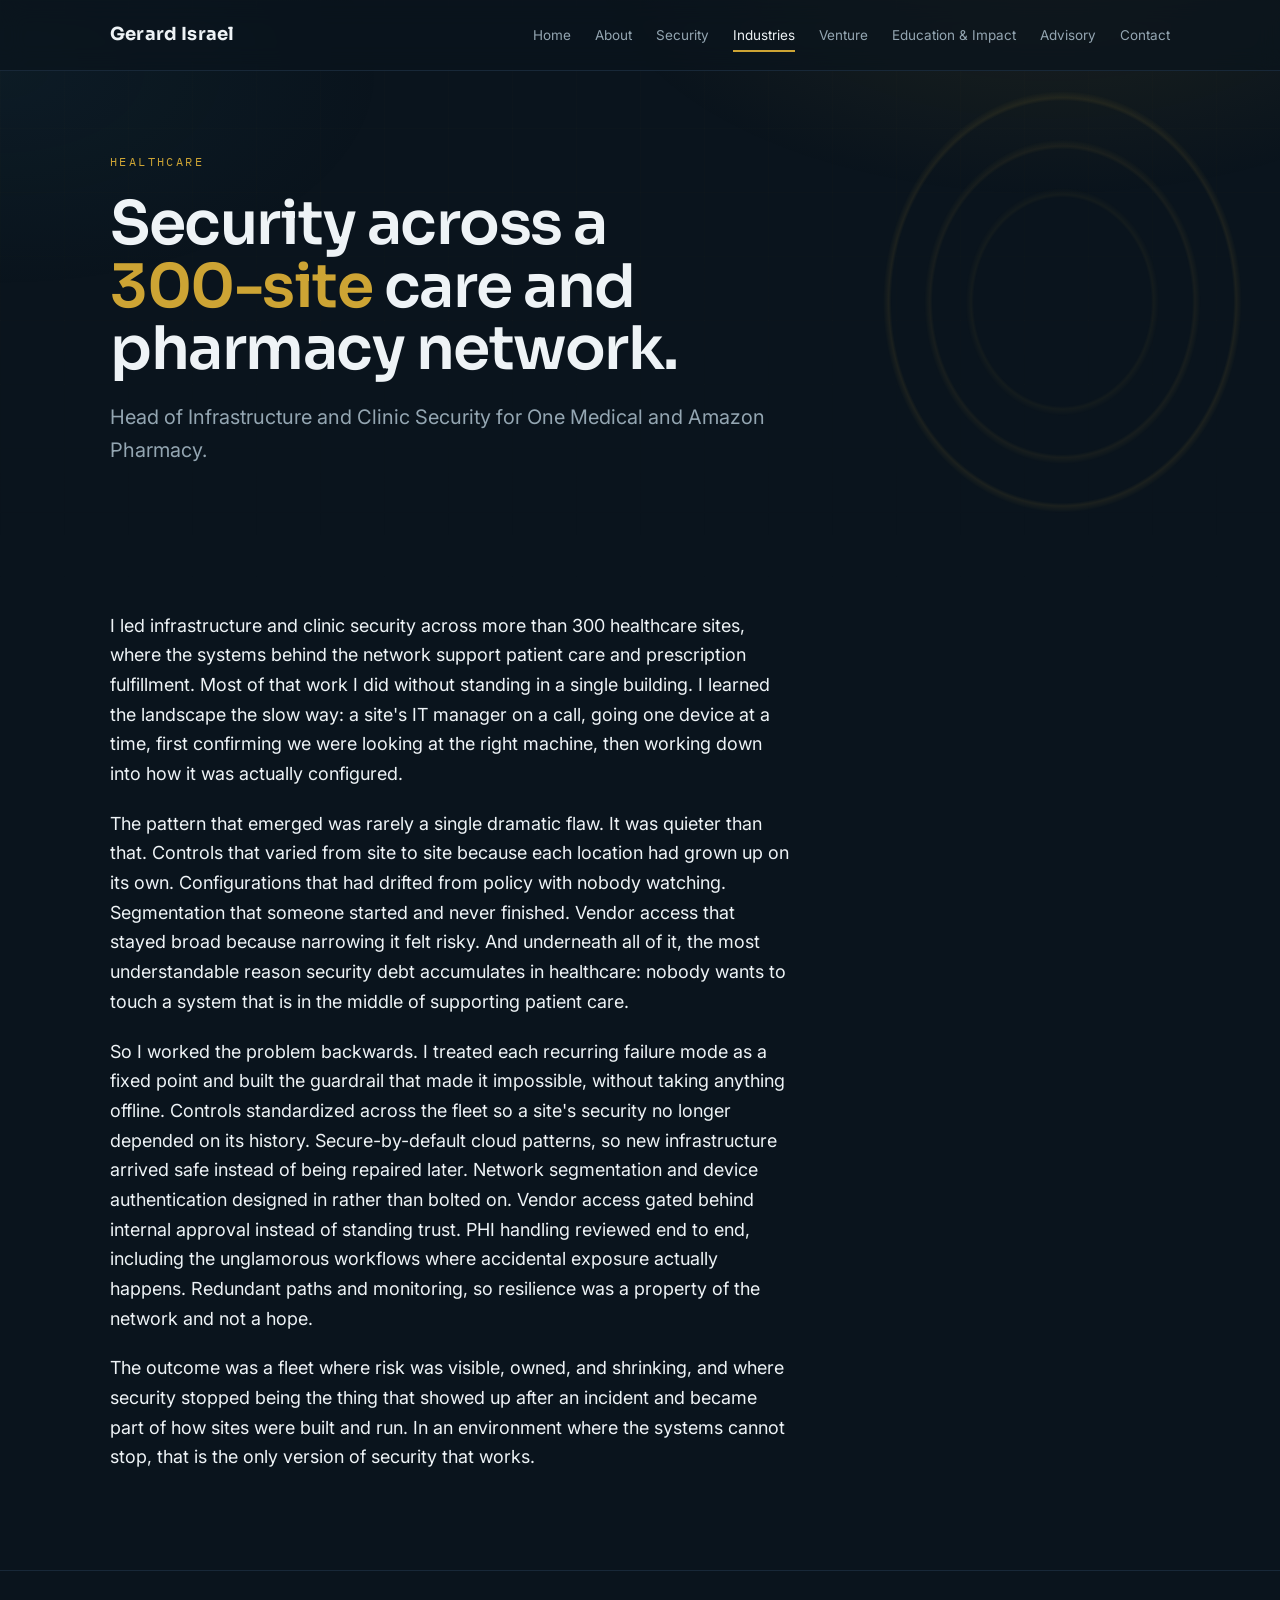
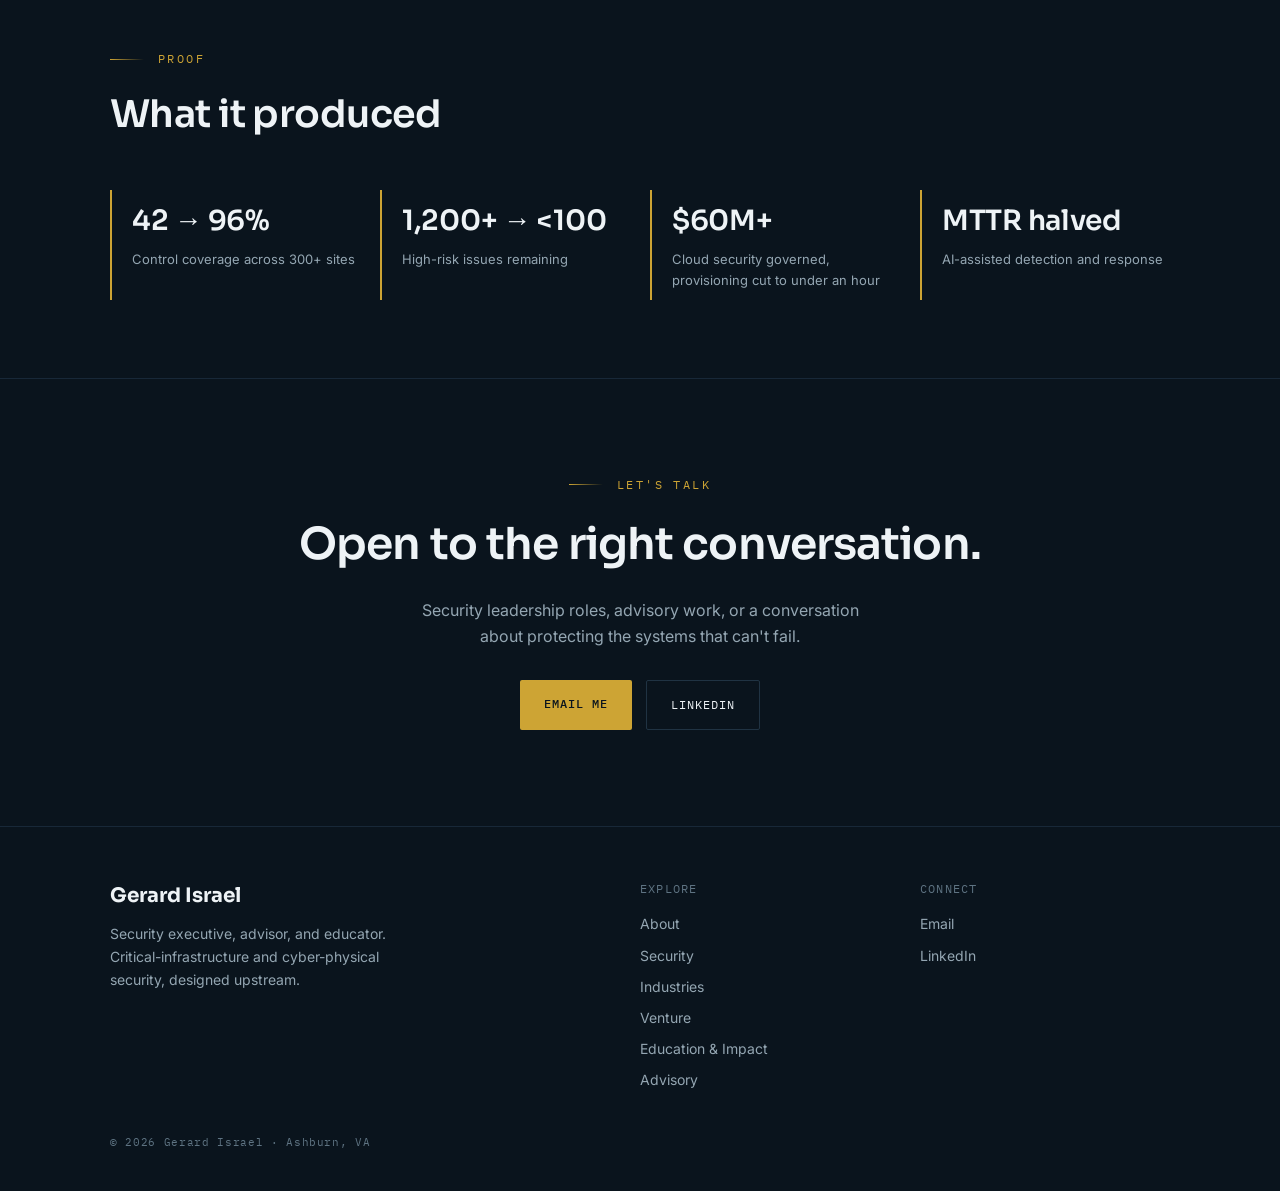
<file: healthcare.html>
<!DOCTYPE html>
<html lang="en">
<head>
<meta charset="UTF-8" />
<meta name="viewport" content="width=device-width, initial-scale=1.0" />
<title>Gerard Israel · Healthcare Security</title>
<meta name="description" content="Infrastructure and clinic security across a 300-site care and pharmacy network." />
<meta property="og:title" content="Gerard Israel · Healthcare Security" />
<meta property="og:description" content="Infrastructure and clinic security across a 300-site care and pharmacy network." />
<meta property="og:url" content="https://gerardisrael.com/healthcare.html" />
<meta property="og:type" content="website" />
<meta property="og:image" content="https://gerardisrael.com/gerard-israel-og.png" />
<meta property="og:image:width" content="1200" />
<meta property="og:image:height" content="630" />
<meta name="twitter:card" content="summary_large_image" />
<meta name="twitter:image" content="https://gerardisrael.com/gerard-israel-og.png" />
<link rel="preconnect" href="https://fonts.googleapis.com">
<link rel="preconnect" href="https://fonts.gstatic.com" crossorigin>
<link href="https://fonts.googleapis.com/css2?family=Sora:wght@400;500;600;700&family=Inter:wght@400;500;600&family=IBM+Plex+Mono:wght@400;500&display=swap" rel="stylesheet">
<link rel="icon" href="/favicon.ico" sizes="any" />
<link rel="icon" type="image/png" href="/favicon.png" />
<link rel="apple-touch-icon" href="/apple-touch-icon.png" />
<link rel="stylesheet" href="style.css">
</head>
<body>
<header class="bar">
  <div class="wrap bar-inner">
    <a href="index.html" class="monogram">Gerard Israel</a>
    <button class="nav-toggle" aria-label="Menu" aria-expanded="false" onclick="toggleNav(this)">&#9776;</button>
    <nav class="links">
      <a href="index.html">Home</a>
      <a href="about.html">About</a>
      <a href="security.html">Security</a>
      <a href="industries.html" class="here">Industries</a>
      <a href="venture.html">Venture</a>
      <a href="impact.html">Education & Impact</a>
      <a href="advisory.html">Advisory</a>
      <a href="#contact" class="contact-link">Contact</a>
    </nav>
  </div>
</header>
<section class="hero motif">
  <div class="wrap">
    <span class="eyebrow">Healthcare</span>
    <h1>Security across a <span class="accent">300-site</span> care and pharmacy network.</h1>
    <p class="sub">Head of Infrastructure and Clinic Security for One Medical and Amazon Pharmacy.</p>
  </div>
</section>
<section class="block">
  <div class="wrap">
    <div class="prose lg reveal"><p>I led infrastructure and clinic security across more than 300 healthcare sites, where the systems behind the network support patient care and prescription fulfillment. Most of that work I did without standing in a single building. I learned the landscape the slow way: a site's IT manager on a call, going one device at a time, first confirming we were looking at the right machine, then working down into how it was actually configured.</p><p>The pattern that emerged was rarely a single dramatic flaw. It was quieter than that. Controls that varied from site to site because each location had grown up on its own. Configurations that had drifted from policy with nobody watching. Segmentation that someone started and never finished. Vendor access that stayed broad because narrowing it felt risky. And underneath all of it, the most understandable reason security debt accumulates in healthcare: nobody wants to touch a system that is in the middle of supporting patient care.</p><p>So I worked the problem backwards. I treated each recurring failure mode as a fixed point and built the guardrail that made it impossible, without taking anything offline. Controls standardized across the fleet so a site's security no longer depended on its history. Secure-by-default cloud patterns, so new infrastructure arrived safe instead of being repaired later. Network segmentation and device authentication designed in rather than bolted on. Vendor access gated behind internal approval instead of standing trust. PHI handling reviewed end to end, including the unglamorous workflows where accidental exposure actually happens. Redundant paths and monitoring, so resilience was a property of the network and not a hope.</p><p>The outcome was a fleet where risk was visible, owned, and shrinking, and where security stopped being the thing that showed up after an incident and became part of how sites were built and run. In an environment where the systems cannot stop, that is the only version of security that works.</p></div>
  </div>
  
</section>
<section class="block"><div class="wrap"><div class="sec-head reveal"><div class="kicker">Proof</div><h2>What it produced</h2></div><div class="outcomes"><div class="oc reveal"><div class="n">42 → 96%</div><div class="l">Control coverage across 300+ sites</div></div><div class="oc reveal"><div class="n">1,200+ → <100</div><div class="l">High-risk issues remaining</div></div><div class="oc reveal"><div class="n">$60M+</div><div class="l">Cloud security governed, provisioning cut to under an hour</div></div><div class="oc reveal"><div class="n">MTTR halved</div><div class="l">AI-assisted detection and response</div></div></div></div></section>
<section class="contact" id="contact">
  <div class="wrap">
    <div class="kicker" style="justify-content:center;">Let's talk</div>
    <h2>Open to the right conversation.</h2>
    <p>Security leadership roles, advisory work, or a conversation about protecting the systems that can't fail.</p>
    <div class="contact-links">
      <a class="btn primary" href="mailto:GerardIsrael1@gmail.com">Email me</a>
      <a class="btn ghost" href="https://linkedin.com/in/gerardisrael" target="_blank" rel="noopener">LinkedIn</a>
    </div>
  </div>
</section>
<footer>
  <div class="wrap foot-grid">
    <div>
      <div class="foot-name">Gerard Israel</div>
      <p class="foot-tag">Security executive, advisor, and educator. Critical-infrastructure and cyber-physical security, designed upstream.</p>
    </div>
    <div>
      <div class="fmono">Explore</div>
      <a href="about.html">About</a>
      <a href="security.html">Security</a>
      <a href="industries.html">Industries</a>
      <a href="venture.html">Venture</a>
      <a href="impact.html">Education &amp; Impact</a>
      <a href="advisory.html">Advisory</a>
    </div>
    <div>
      <div class="fmono">Connect</div>
      <a href="mailto:GerardIsrael1@gmail.com">Email</a>
      <a href="https://linkedin.com/in/gerardisrael" target="_blank" rel="noopener">LinkedIn</a>
    </div>
  </div>
  <div class="wrap"><div class="foot-legal">&copy; <span id="yr"></span> Gerard Israel · Ashburn, VA</div></div>
</footer>
<script>
  document.getElementById('yr').textContent = new Date().getFullYear();
  function toggleNav(btn){var h=btn.closest('header'); var open=h.classList.toggle('open'); btn.setAttribute('aria-expanded', open);}
  var io=new IntersectionObserver(function(es){es.forEach(function(x){if(x.isIntersecting){x.target.classList.add('in');io.unobserve(x.target);}});},{threshold:.12});
  document.querySelectorAll('.reveal').forEach(function(el){io.observe(el);});
</script>
</body>
</html>
</file>
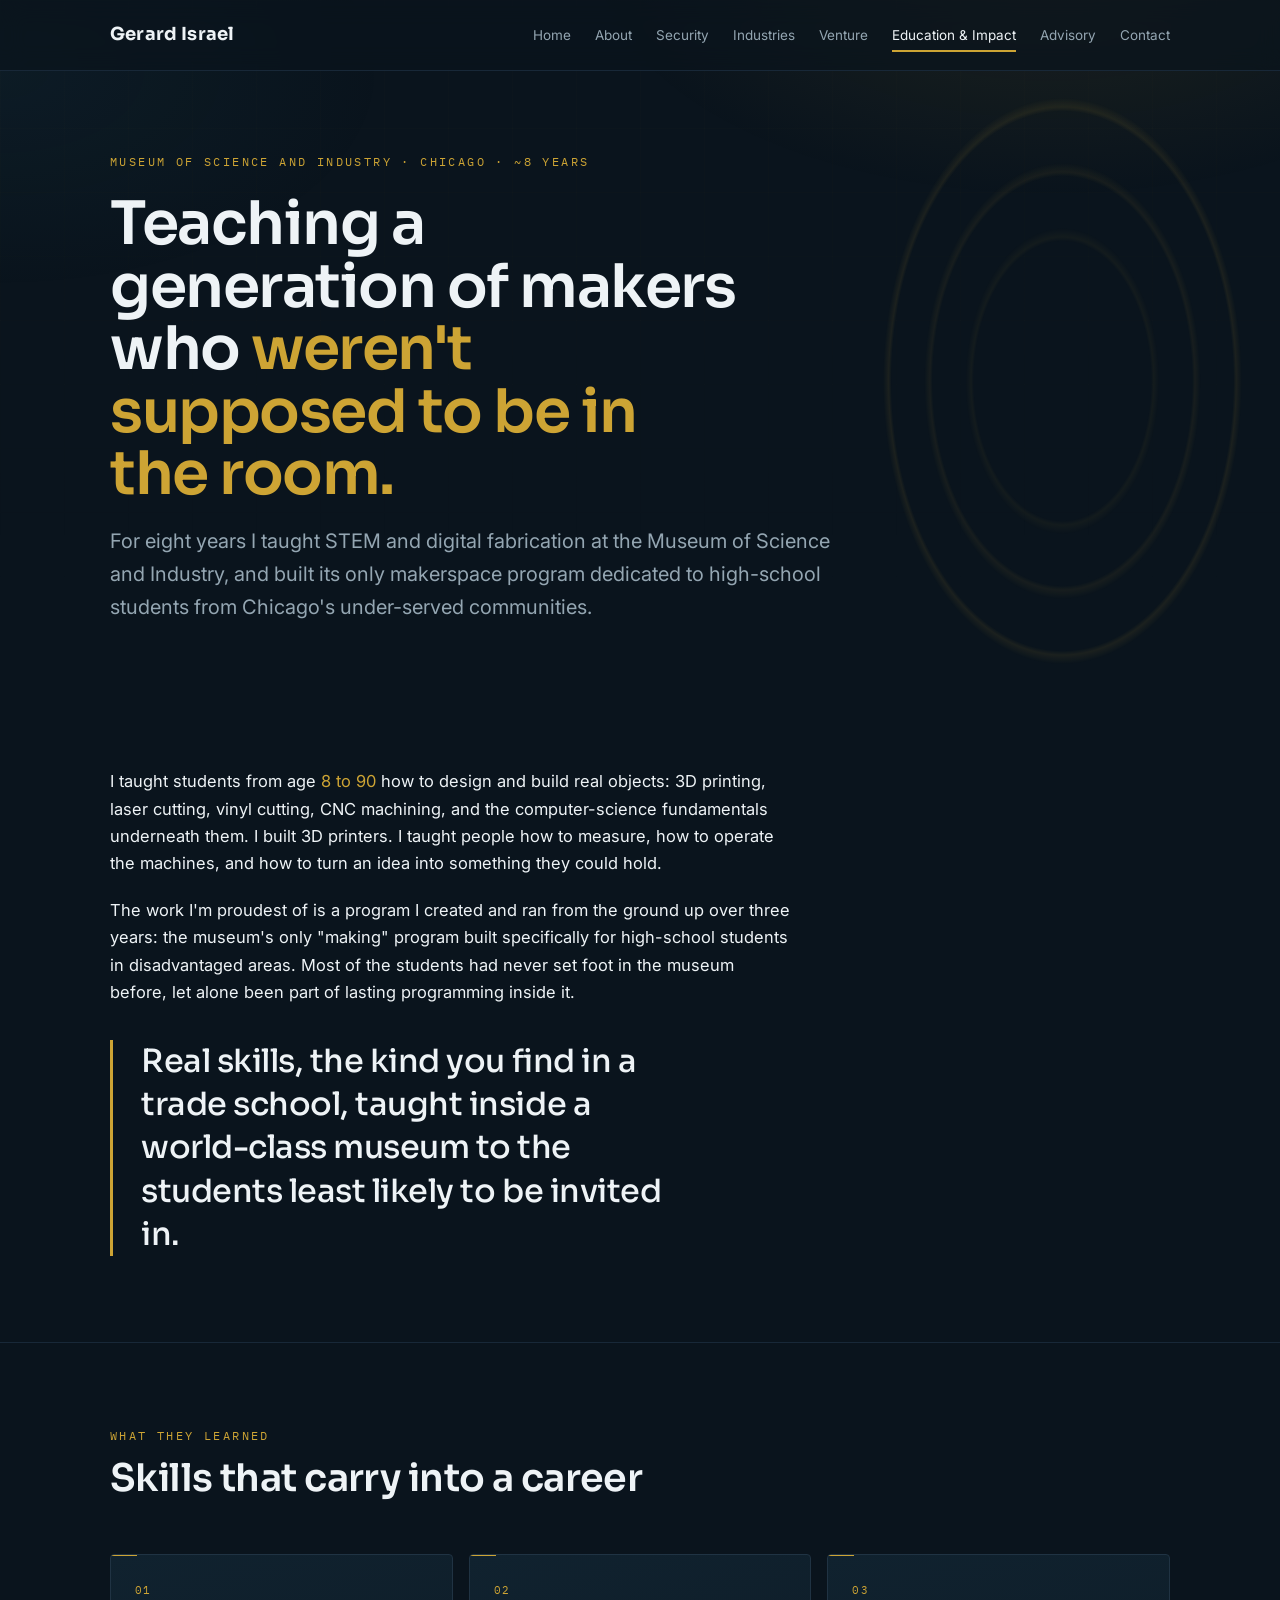
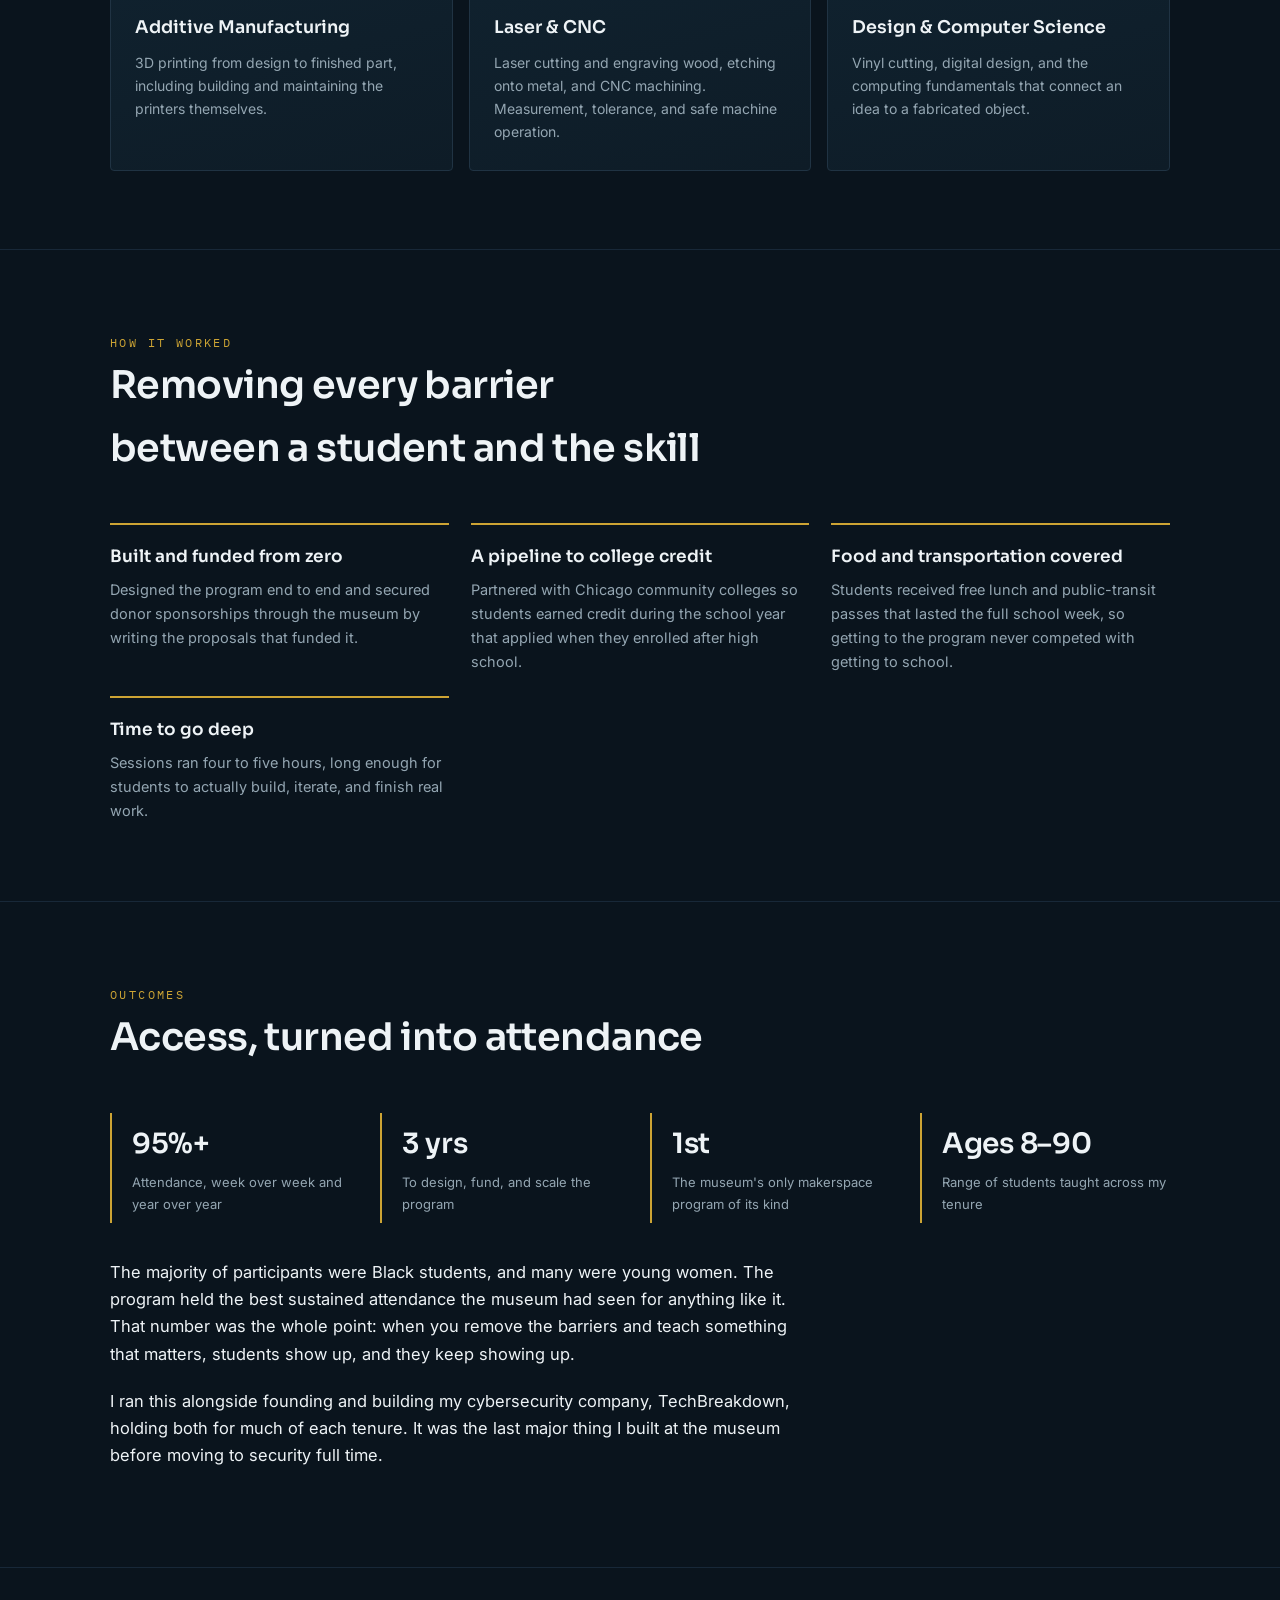
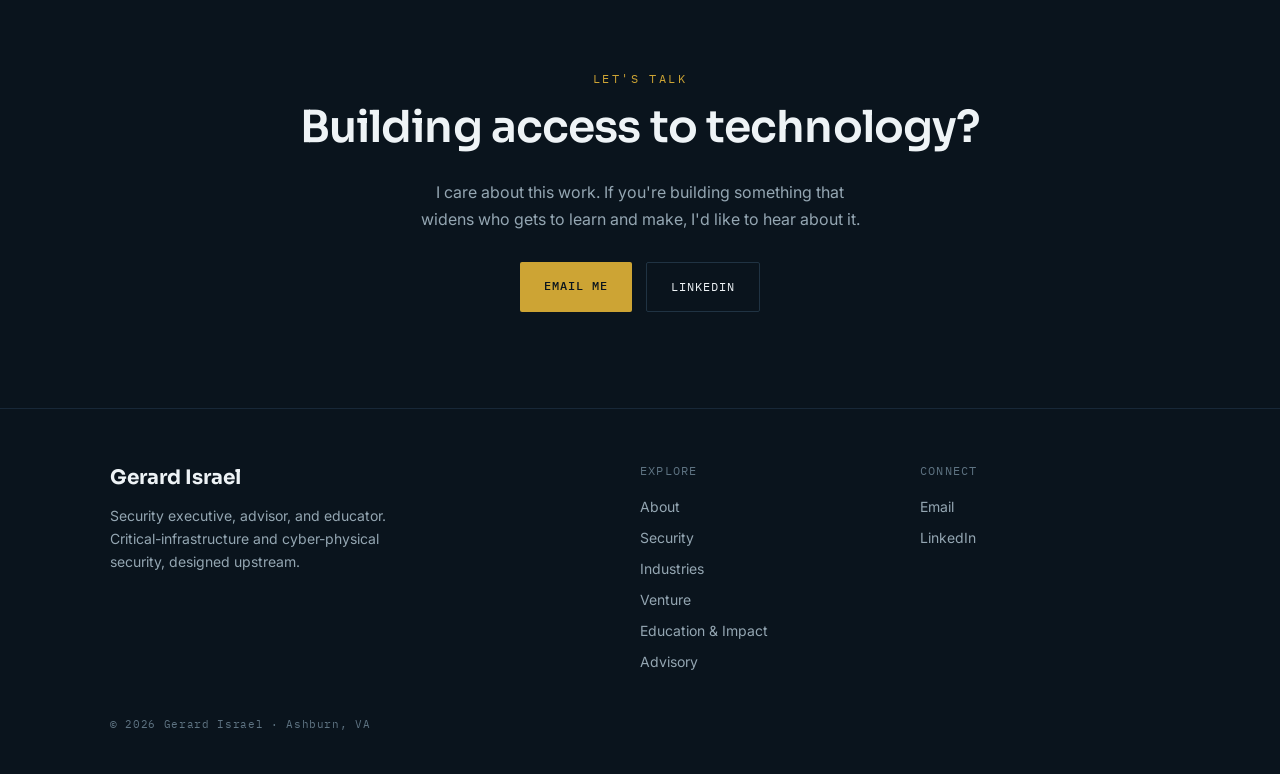
<file: impact.html>
<!DOCTYPE html>
<html lang="en">
<head>
<meta charset="UTF-8" />
<meta name="viewport" content="width=device-width, initial-scale=1.0" />
<title>Gerard Israel · Education &amp; Community Impact</title>
<meta name="description" content="Building a makerspace program at the Museum of Science and Industry for high-school students in under-served Chicago communities." />
<meta property="og:title" content="Gerard Israel · Education &amp; Community Impact" />
<meta property="og:description" content="Building a makerspace program at the Museum of Science and Industry for high-school students in under-served Chicago communities." />
<meta property="og:url" content="https://gerardisrael.com/impact.html" />
<meta property="og:type" content="website" />
<meta property="og:image" content="https://gerardisrael.com/gerard-israel-og.png" />
<meta property="og:image:width" content="1200" />
<meta property="og:image:height" content="630" />
<meta name="twitter:card" content="summary_large_image" />
<meta name="twitter:image" content="https://gerardisrael.com/gerard-israel-og.png" />
<link rel="preconnect" href="https://fonts.googleapis.com">
<link rel="preconnect" href="https://fonts.gstatic.com" crossorigin>
<link href="https://fonts.googleapis.com/css2?family=Sora:wght@400;500;600;700&family=Inter:wght@400;500;600&family=IBM+Plex+Mono:wght@400;500&display=swap" rel="stylesheet">
<link rel="icon" href="/favicon.ico" sizes="any" />
<link rel="icon" type="image/png" href="/favicon.png" />
<link rel="apple-touch-icon" href="/apple-touch-icon.png" />
<link rel="stylesheet" href="style.css">
</head>
<body>

<header class="bar">
  <div class="wrap bar-inner">
    <a href="index.html" class="monogram">Gerard Israel</a>
    <button class="nav-toggle" aria-label="Menu" aria-expanded="false" onclick="toggleNav(this)">&#9776;</button>
    <nav class="links">
      <a href="index.html">Home</a>
      <a href="about.html">About</a>
      <a href="security.html">Security</a>
      <a href="industries.html">Industries</a>
      <a href="venture.html">Venture</a>
      <a href="impact.html" class="here">Education & Impact</a>
      <a href="advisory.html">Advisory</a>
      <a href="#contact" class="contact-link">Contact</a>
    </nav>
  </div>
</header>

<section class="hero motif">
  <div class="wrap">
    <span class="eyebrow">Museum of Science and Industry · Chicago · ~8 years</span>
    <h1>Teaching a generation of makers who <span class="accent">weren't supposed to be in the room.</span></h1>
    <p class="sub">For eight years I taught STEM and digital fabrication at the Museum of Science and Industry, and built its only makerspace program dedicated to high-school students from Chicago's under-served communities.</p>
  </div>
</section>

<section class="block">
  <div class="wrap">
    <div class="prose reveal">
      <p>I taught students from age <span class="em">8 to 90</span> how to design and build real objects: 3D printing, laser cutting, vinyl cutting, CNC machining, and the computer-science fundamentals underneath them. I built 3D printers. I taught people how to measure, how to operate the machines, and how to turn an idea into something they could hold.</p>
      <p>The work I'm proudest of is a program I created and ran from the ground up over three years: the museum's only "making" program built specifically for high-school students in disadvantaged areas. Most of the students had never set foot in the museum before, let alone been part of lasting programming inside it.</p>
    </div>

    <div class="pullquote reveal" style="margin-top:34px;">Real skills, the kind you find in a trade school, taught inside a world-class museum to the students least likely to be invited in.</div>
  </div>
</section>

<section class="block">
  <div class="wrap">
    <div class="sec-head reveal">
      <span class="eyebrow">What they learned</span>
      <h2>Skills that carry into a career</h2>
    </div>
    <div class="grid3">
      <div class="card reveal"><div class="ci">01</div><h3>Additive Manufacturing</h3><p>3D printing from design to finished part, including building and maintaining the printers themselves.</p></div>
      <div class="card reveal"><div class="ci">02</div><h3>Laser &amp; CNC</h3><p>Laser cutting and engraving wood, etching onto metal, and CNC machining. Measurement, tolerance, and safe machine operation.</p></div>
      <div class="card reveal"><div class="ci">03</div><h3>Design &amp; Computer Science</h3><p>Vinyl cutting, digital design, and the computing fundamentals that connect an idea to a fabricated object.</p></div>
    </div>
  </div>
</section>

<section class="block">
  <div class="wrap">
    <div class="sec-head reveal">
      <span class="eyebrow">How it worked</span>
      <h2>Removing every barrier between a student and the skill</h2>
    </div>
    <div class="feature-list">
      <div class="feature reveal"><h4>Built and funded from zero</h4><p>Designed the program end to end and secured donor sponsorships through the museum by writing the proposals that funded it.</p></div>
      <div class="feature reveal"><h4>A pipeline to college credit</h4><p>Partnered with Chicago community colleges so students earned credit during the school year that applied when they enrolled after high school.</p></div>
      <div class="feature reveal"><h4>Food and transportation covered</h4><p>Students received free lunch and public-transit passes that lasted the full school week, so getting to the program never competed with getting to school.</p></div>
      <div class="feature reveal"><h4>Time to go deep</h4><p>Sessions ran four to five hours, long enough for students to actually build, iterate, and finish real work.</p></div>
    </div>
  </div>
</section>

<section class="block">
  <div class="wrap">
    <div class="sec-head reveal">
      <span class="eyebrow">Outcomes</span>
      <h2>Access, turned into attendance</h2>
    </div>
    <div class="outcomes">
      <div class="oc reveal"><div class="n">95%+</div><div class="l">Attendance, week over week and year over year</div></div>
      <div class="oc reveal"><div class="n">3 yrs</div><div class="l">To design, fund, and scale the program</div></div>
      <div class="oc reveal"><div class="n">1st</div><div class="l">The museum's only makerspace program of its kind</div></div>
      <div class="oc reveal"><div class="n">Ages 8&ndash;90</div><div class="l">Range of students taught across my tenure</div></div>
    </div>
    <div class="prose reveal" style="margin-top:36px;">
      <p>The majority of participants were Black students, and many were young women. The program held the best sustained attendance the museum had seen for anything like it. That number was the whole point: when you remove the barriers and teach something that matters, students show up, and they keep showing up.</p>
      <p>I ran this alongside founding and building my cybersecurity company, TechBreakdown, holding both for much of each tenure. It was the last major thing I built at the museum before moving to security full time.</p>
    </div>
  </div>
</section>

<section class="contact" id="contact">
  <div class="wrap">
    <span class="eyebrow">Let's talk</span>
    <h2>Building access to technology?</h2>
    <p>I care about this work. If you're building something that widens who gets to learn and make, I'd like to hear about it.</p>
    <div class="contact-links">
      <a class="btn primary" href="mailto:GerardIsrael1@gmail.com">Email me</a>
      <a class="btn ghost" href="https://linkedin.com/in/gerardisrael" target="_blank" rel="noopener">LinkedIn</a>
    </div>
  </div>
</section>

<footer>
  <div class="wrap foot-grid">
    <div>
      <div class="foot-name">Gerard Israel</div>
      <p class="foot-tag">Security executive, advisor, and educator. Critical-infrastructure and cyber-physical security, designed upstream.</p>
    </div>
    <div>
      <div class="fmono">Explore</div>
      <a href="about.html">About</a>
      <a href="security.html">Security</a>
      <a href="industries.html">Industries</a>
      <a href="venture.html">Venture</a>
      <a href="impact.html">Education &amp; Impact</a>
      <a href="advisory.html">Advisory</a>
    </div>
    <div>
      <div class="fmono">Connect</div>
      <a href="mailto:GerardIsrael1@gmail.com">Email</a>
      <a href="https://linkedin.com/in/gerardisrael" target="_blank" rel="noopener">LinkedIn</a>
    </div>
  </div>
  <div class="wrap"><div class="foot-legal">&copy; <span id="yr"></span> Gerard Israel · Ashburn, VA</div></div>
</footer>

<script>
  document.getElementById('yr').textContent = new Date().getFullYear();
  function toggleNav(btn){var h=btn.closest('header'); var open=h.classList.toggle('open'); btn.setAttribute('aria-expanded', open);}
  var io=new IntersectionObserver(function(es){es.forEach(function(x){if(x.isIntersecting){x.target.classList.add('in');io.unobserve(x.target);}});},{threshold:.12});
  document.querySelectorAll('.reveal').forEach(function(el){io.observe(el);});
</script>
</body>
</html>
</file>
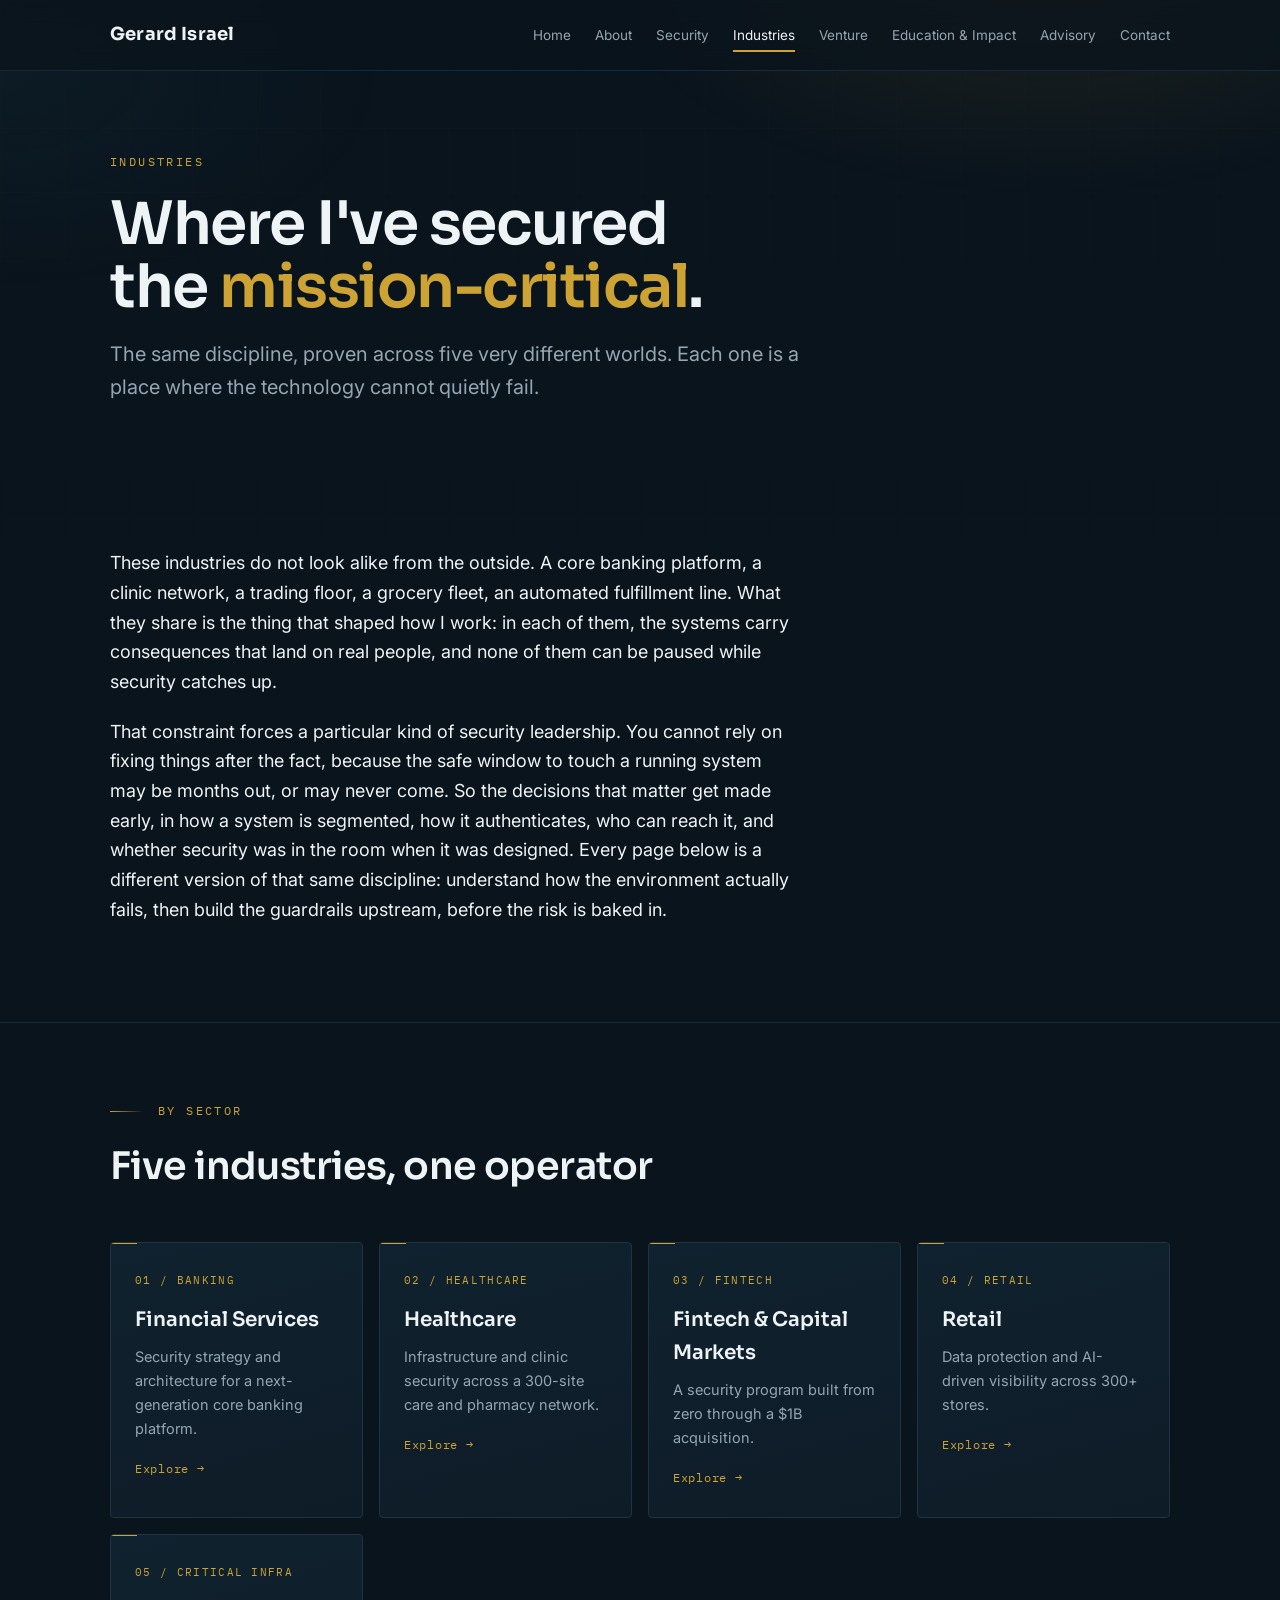
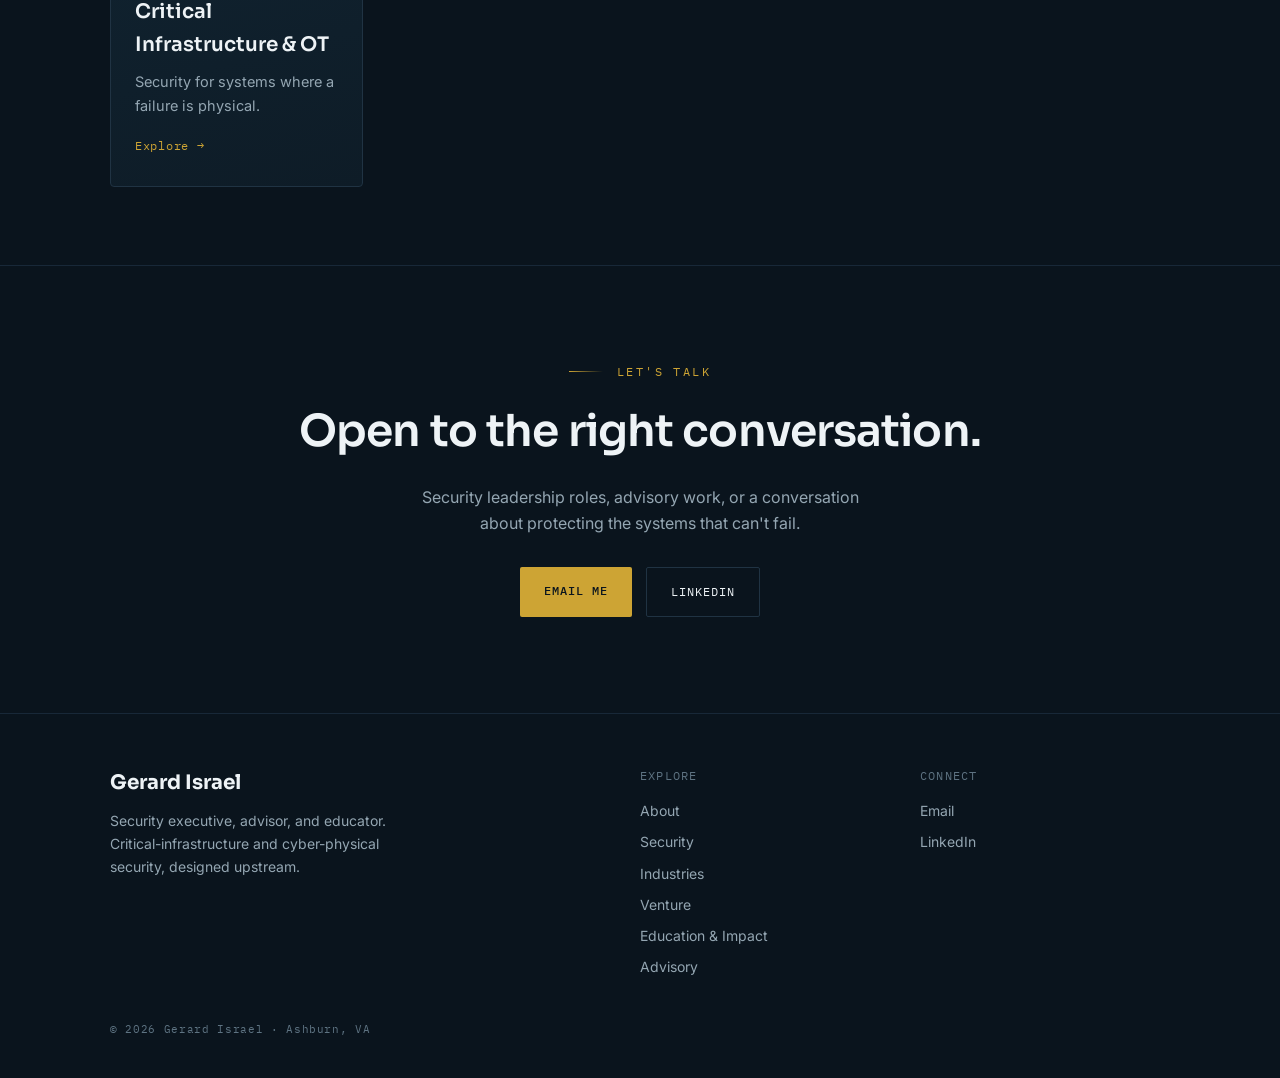
<file: industries.html>
<!DOCTYPE html>
<html lang="en">
<head>
<meta charset="UTF-8" />
<meta name="viewport" content="width=device-width, initial-scale=1.0" />
<title>Gerard Israel · Industries</title>
<meta name="description" content="Where Gerard Israel has secured mission-critical systems: banking, healthcare, fintech, retail, and critical infrastructure." />
<meta property="og:title" content="Gerard Israel · Industries" />
<meta property="og:description" content="Where Gerard Israel has secured mission-critical systems: banking, healthcare, fintech, retail, and critical infrastructure." />
<meta property="og:url" content="https://gerardisrael.com/industries.html" />
<meta property="og:type" content="website" />
<meta property="og:image" content="https://gerardisrael.com/gerard-israel-og.png" />
<meta property="og:image:width" content="1200" />
<meta property="og:image:height" content="630" />
<meta name="twitter:card" content="summary_large_image" />
<meta name="twitter:image" content="https://gerardisrael.com/gerard-israel-og.png" />
<link rel="preconnect" href="https://fonts.googleapis.com">
<link rel="preconnect" href="https://fonts.gstatic.com" crossorigin>
<link href="https://fonts.googleapis.com/css2?family=Sora:wght@400;500;600;700&family=Inter:wght@400;500;600&family=IBM+Plex+Mono:wght@400;500&display=swap" rel="stylesheet">
<link rel="icon" href="/favicon.ico" sizes="any" />
<link rel="icon" type="image/png" href="/favicon.png" />
<link rel="apple-touch-icon" href="/apple-touch-icon.png" />
<link rel="stylesheet" href="style.css">
</head>
<body>
<header class="bar">
  <div class="wrap bar-inner">
    <a href="index.html" class="monogram">Gerard Israel</a>
    <button class="nav-toggle" aria-label="Menu" aria-expanded="false" onclick="toggleNav(this)">&#9776;</button>
    <nav class="links">
      <a href="index.html">Home</a>
      <a href="about.html">About</a>
      <a href="security.html">Security</a>
      <a href="industries.html" class="here">Industries</a>
      <a href="venture.html">Venture</a>
      <a href="impact.html">Education & Impact</a>
      <a href="advisory.html">Advisory</a>
      <a href="#contact" class="contact-link">Contact</a>
    </nav>
  </div>
</header>
<section class="hero">
  <div class="wrap">
    <span class="eyebrow">Industries</span>
    <h1>Where I've secured the <span class="accent">mission-critical</span>.</h1>
    <p class="sub">The same discipline, proven across five very different worlds. Each one is a place where the technology cannot quietly fail.</p>
  </div>
</section>
<section class="block">
  <div class="wrap">
    <div class="prose lg reveal"><p>These industries do not look alike from the outside. A core banking platform, a clinic network, a trading floor, a grocery fleet, an automated fulfillment line. What they share is the thing that shaped how I work: in each of them, the systems carry consequences that land on real people, and none of them can be paused while security catches up.</p><p>That constraint forces a particular kind of security leadership. You cannot rely on fixing things after the fact, because the safe window to touch a running system may be months out, or may never come. So the decisions that matter get made early, in how a system is segmented, how it authenticates, who can reach it, and whether security was in the room when it was designed. Every page below is a different version of that same discipline: understand how the environment actually fails, then build the guardrails upstream, before the risk is baked in.</p></div>
  </div>
</section>
<section class="block">
  <div class="wrap">
    <div class="sec-head reveal"><div class="kicker">By sector</div><h2>Five industries, one operator</h2></div>
    <div class="pillars">
      <a class="pillar reveal" href="financial-services.html"><div class="pnum">01 / BANKING</div><h3>Financial Services</h3><p>Security strategy and architecture for a next-generation core banking platform.</p><span class="go">Explore &rarr;</span></a>
      <a class="pillar reveal" href="healthcare.html"><div class="pnum">02 / HEALTHCARE</div><h3>Healthcare</h3><p>Infrastructure and clinic security across a 300-site care and pharmacy network.</p><span class="go">Explore &rarr;</span></a>
      <a class="pillar reveal" href="fintech.html"><div class="pnum">03 / FINTECH</div><h3>Fintech &amp; Capital Markets</h3><p>A security program built from zero through a $1B acquisition.</p><span class="go">Explore &rarr;</span></a>
      <a class="pillar reveal" href="retail.html"><div class="pnum">04 / RETAIL</div><h3>Retail</h3><p>Data protection and AI-driven visibility across 300+ stores.</p><span class="go">Explore &rarr;</span></a>
      <a class="pillar reveal" href="critical-infrastructure.html"><div class="pnum">05 / CRITICAL INFRA</div><h3>Critical Infrastructure &amp; OT</h3><p>Security for systems where a failure is physical.</p><span class="go">Explore &rarr;</span></a>
    </div>
  </div>
</section>
<section class="contact" id="contact">
  <div class="wrap">
    <div class="kicker" style="justify-content:center;">Let's talk</div>
    <h2>Open to the right conversation.</h2>
    <p>Security leadership roles, advisory work, or a conversation about protecting the systems that can't fail.</p>
    <div class="contact-links">
      <a class="btn primary" href="mailto:GerardIsrael1@gmail.com">Email me</a>
      <a class="btn ghost" href="https://linkedin.com/in/gerardisrael" target="_blank" rel="noopener">LinkedIn</a>
    </div>
  </div>
</section>
<footer>
  <div class="wrap foot-grid">
    <div>
      <div class="foot-name">Gerard Israel</div>
      <p class="foot-tag">Security executive, advisor, and educator. Critical-infrastructure and cyber-physical security, designed upstream.</p>
    </div>
    <div>
      <div class="fmono">Explore</div>
      <a href="about.html">About</a>
      <a href="security.html">Security</a>
      <a href="industries.html">Industries</a>
      <a href="venture.html">Venture</a>
      <a href="impact.html">Education &amp; Impact</a>
      <a href="advisory.html">Advisory</a>
    </div>
    <div>
      <div class="fmono">Connect</div>
      <a href="mailto:GerardIsrael1@gmail.com">Email</a>
      <a href="https://linkedin.com/in/gerardisrael" target="_blank" rel="noopener">LinkedIn</a>
    </div>
  </div>
  <div class="wrap"><div class="foot-legal">&copy; <span id="yr"></span> Gerard Israel · Ashburn, VA</div></div>
</footer>
<script>
  document.getElementById('yr').textContent = new Date().getFullYear();
  function toggleNav(btn){var h=btn.closest('header'); var open=h.classList.toggle('open'); btn.setAttribute('aria-expanded', open);}
  var io=new IntersectionObserver(function(es){es.forEach(function(x){if(x.isIntersecting){x.target.classList.add('in');io.unobserve(x.target);}});},{threshold:.12});
  document.querySelectorAll('.reveal').forEach(function(el){io.observe(el);});
</script>
</body>
</html>
</file>
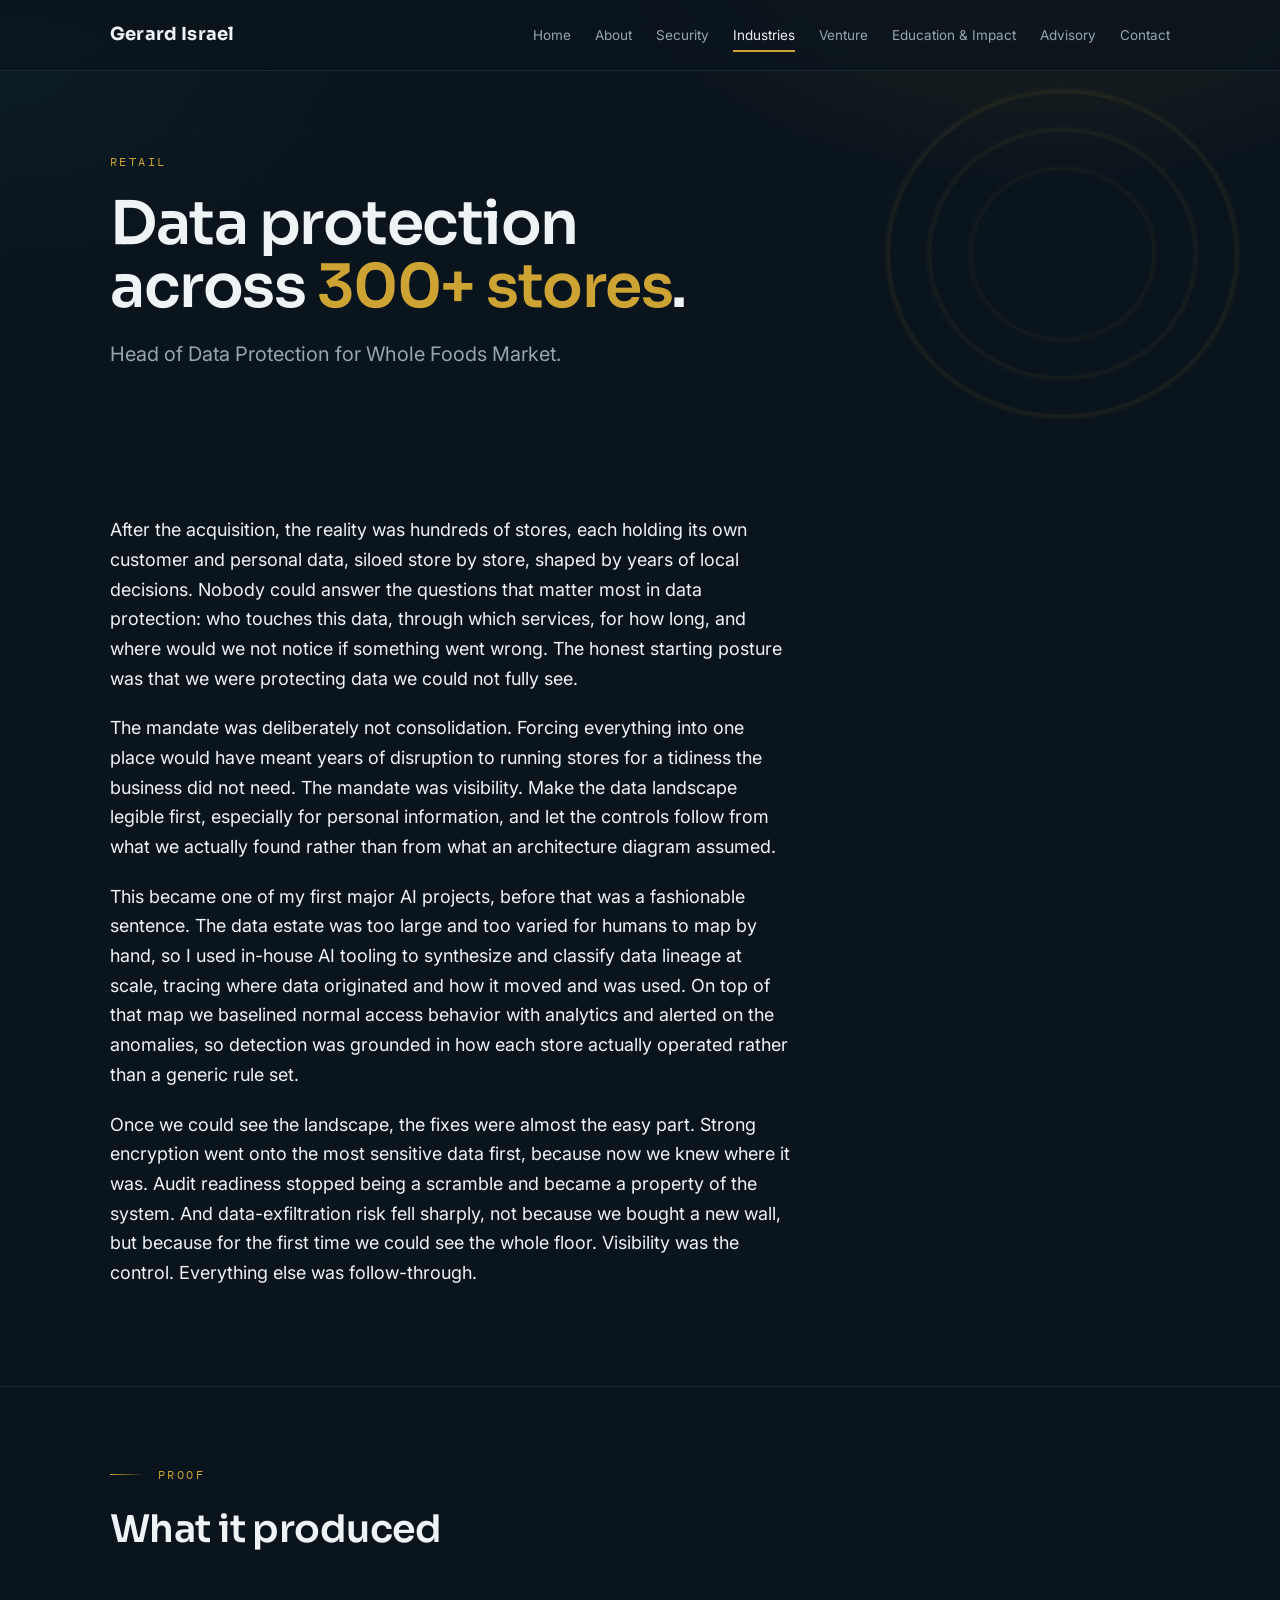
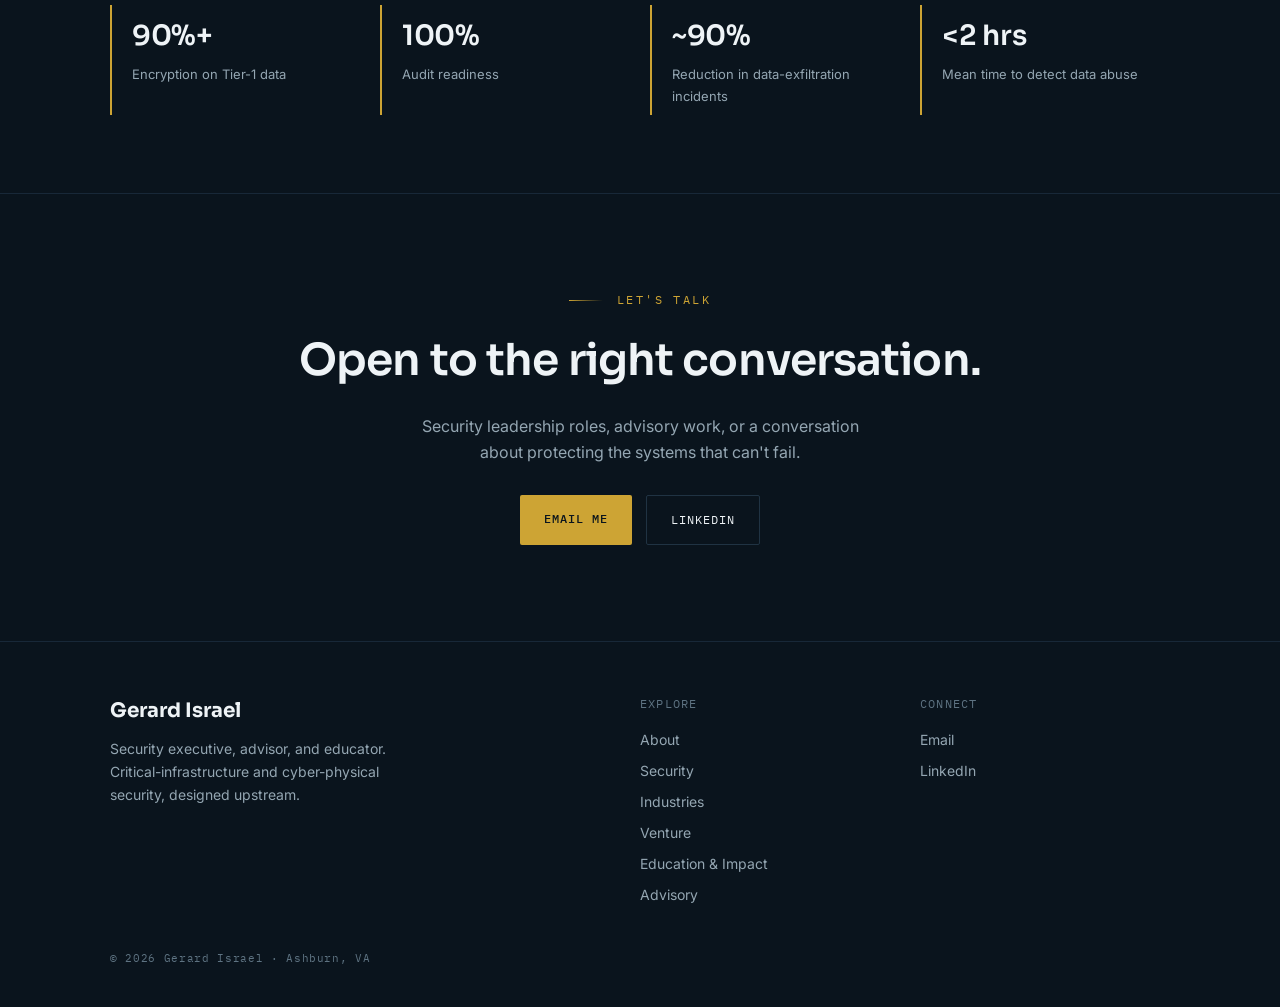
<file: retail.html>
<!DOCTYPE html>
<html lang="en">
<head>
<meta charset="UTF-8" />
<meta name="viewport" content="width=device-width, initial-scale=1.0" />
<title>Gerard Israel · Retail Security</title>
<meta name="description" content="Enterprise data protection across 300+ retail environments." />
<meta property="og:title" content="Gerard Israel · Retail Security" />
<meta property="og:description" content="Enterprise data protection across 300+ retail environments." />
<meta property="og:url" content="https://gerardisrael.com/retail.html" />
<meta property="og:type" content="website" />
<meta property="og:image" content="https://gerardisrael.com/gerard-israel-og.png" />
<meta property="og:image:width" content="1200" />
<meta property="og:image:height" content="630" />
<meta name="twitter:card" content="summary_large_image" />
<meta name="twitter:image" content="https://gerardisrael.com/gerard-israel-og.png" />
<link rel="preconnect" href="https://fonts.googleapis.com">
<link rel="preconnect" href="https://fonts.gstatic.com" crossorigin>
<link href="https://fonts.googleapis.com/css2?family=Sora:wght@400;500;600;700&family=Inter:wght@400;500;600&family=IBM+Plex+Mono:wght@400;500&display=swap" rel="stylesheet">
<link rel="icon" href="/favicon.ico" sizes="any" />
<link rel="icon" type="image/png" href="/favicon.png" />
<link rel="apple-touch-icon" href="/apple-touch-icon.png" />
<link rel="stylesheet" href="style.css">
</head>
<body>
<header class="bar">
  <div class="wrap bar-inner">
    <a href="index.html" class="monogram">Gerard Israel</a>
    <button class="nav-toggle" aria-label="Menu" aria-expanded="false" onclick="toggleNav(this)">&#9776;</button>
    <nav class="links">
      <a href="index.html">Home</a>
      <a href="about.html">About</a>
      <a href="security.html">Security</a>
      <a href="industries.html" class="here">Industries</a>
      <a href="venture.html">Venture</a>
      <a href="impact.html">Education & Impact</a>
      <a href="advisory.html">Advisory</a>
      <a href="#contact" class="contact-link">Contact</a>
    </nav>
  </div>
</header>
<section class="hero motif">
  <div class="wrap">
    <span class="eyebrow">Retail</span>
    <h1>Data protection across <span class="accent">300+ stores</span>.</h1>
    <p class="sub">Head of Data Protection for Whole Foods Market.</p>
  </div>
</section>
<section class="block">
  <div class="wrap">
    <div class="prose lg reveal"><p>After the acquisition, the reality was hundreds of stores, each holding its own customer and personal data, siloed store by store, shaped by years of local decisions. Nobody could answer the questions that matter most in data protection: who touches this data, through which services, for how long, and where would we not notice if something went wrong. The honest starting posture was that we were protecting data we could not fully see.</p><p>The mandate was deliberately not consolidation. Forcing everything into one place would have meant years of disruption to running stores for a tidiness the business did not need. The mandate was visibility. Make the data landscape legible first, especially for personal information, and let the controls follow from what we actually found rather than from what an architecture diagram assumed.</p><p>This became one of my first major AI projects, before that was a fashionable sentence. The data estate was too large and too varied for humans to map by hand, so I used in-house AI tooling to synthesize and classify data lineage at scale, tracing where data originated and how it moved and was used. On top of that map we baselined normal access behavior with analytics and alerted on the anomalies, so detection was grounded in how each store actually operated rather than a generic rule set.</p><p>Once we could see the landscape, the fixes were almost the easy part. Strong encryption went onto the most sensitive data first, because now we knew where it was. Audit readiness stopped being a scramble and became a property of the system. And data-exfiltration risk fell sharply, not because we bought a new wall, but because for the first time we could see the whole floor. Visibility was the control. Everything else was follow-through.</p></div>
  </div>
  
</section>
<section class="block"><div class="wrap"><div class="sec-head reveal"><div class="kicker">Proof</div><h2>What it produced</h2></div><div class="outcomes"><div class="oc reveal"><div class="n">90%+</div><div class="l">Encryption on Tier-1 data</div></div><div class="oc reveal"><div class="n">100%</div><div class="l">Audit readiness</div></div><div class="oc reveal"><div class="n">~90%</div><div class="l">Reduction in data-exfiltration incidents</div></div><div class="oc reveal"><div class="n"><2 hrs</div><div class="l">Mean time to detect data abuse</div></div></div></div></section>
<section class="contact" id="contact">
  <div class="wrap">
    <div class="kicker" style="justify-content:center;">Let's talk</div>
    <h2>Open to the right conversation.</h2>
    <p>Security leadership roles, advisory work, or a conversation about protecting the systems that can't fail.</p>
    <div class="contact-links">
      <a class="btn primary" href="mailto:GerardIsrael1@gmail.com">Email me</a>
      <a class="btn ghost" href="https://linkedin.com/in/gerardisrael" target="_blank" rel="noopener">LinkedIn</a>
    </div>
  </div>
</section>
<footer>
  <div class="wrap foot-grid">
    <div>
      <div class="foot-name">Gerard Israel</div>
      <p class="foot-tag">Security executive, advisor, and educator. Critical-infrastructure and cyber-physical security, designed upstream.</p>
    </div>
    <div>
      <div class="fmono">Explore</div>
      <a href="about.html">About</a>
      <a href="security.html">Security</a>
      <a href="industries.html">Industries</a>
      <a href="venture.html">Venture</a>
      <a href="impact.html">Education &amp; Impact</a>
      <a href="advisory.html">Advisory</a>
    </div>
    <div>
      <div class="fmono">Connect</div>
      <a href="mailto:GerardIsrael1@gmail.com">Email</a>
      <a href="https://linkedin.com/in/gerardisrael" target="_blank" rel="noopener">LinkedIn</a>
    </div>
  </div>
  <div class="wrap"><div class="foot-legal">&copy; <span id="yr"></span> Gerard Israel · Ashburn, VA</div></div>
</footer>
<script>
  document.getElementById('yr').textContent = new Date().getFullYear();
  function toggleNav(btn){var h=btn.closest('header'); var open=h.classList.toggle('open'); btn.setAttribute('aria-expanded', open);}
  var io=new IntersectionObserver(function(es){es.forEach(function(x){if(x.isIntersecting){x.target.classList.add('in');io.unobserve(x.target);}});},{threshold:.12});
  document.querySelectorAll('.reveal').forEach(function(el){io.observe(el);});
</script>
</body>
</html>
</file>
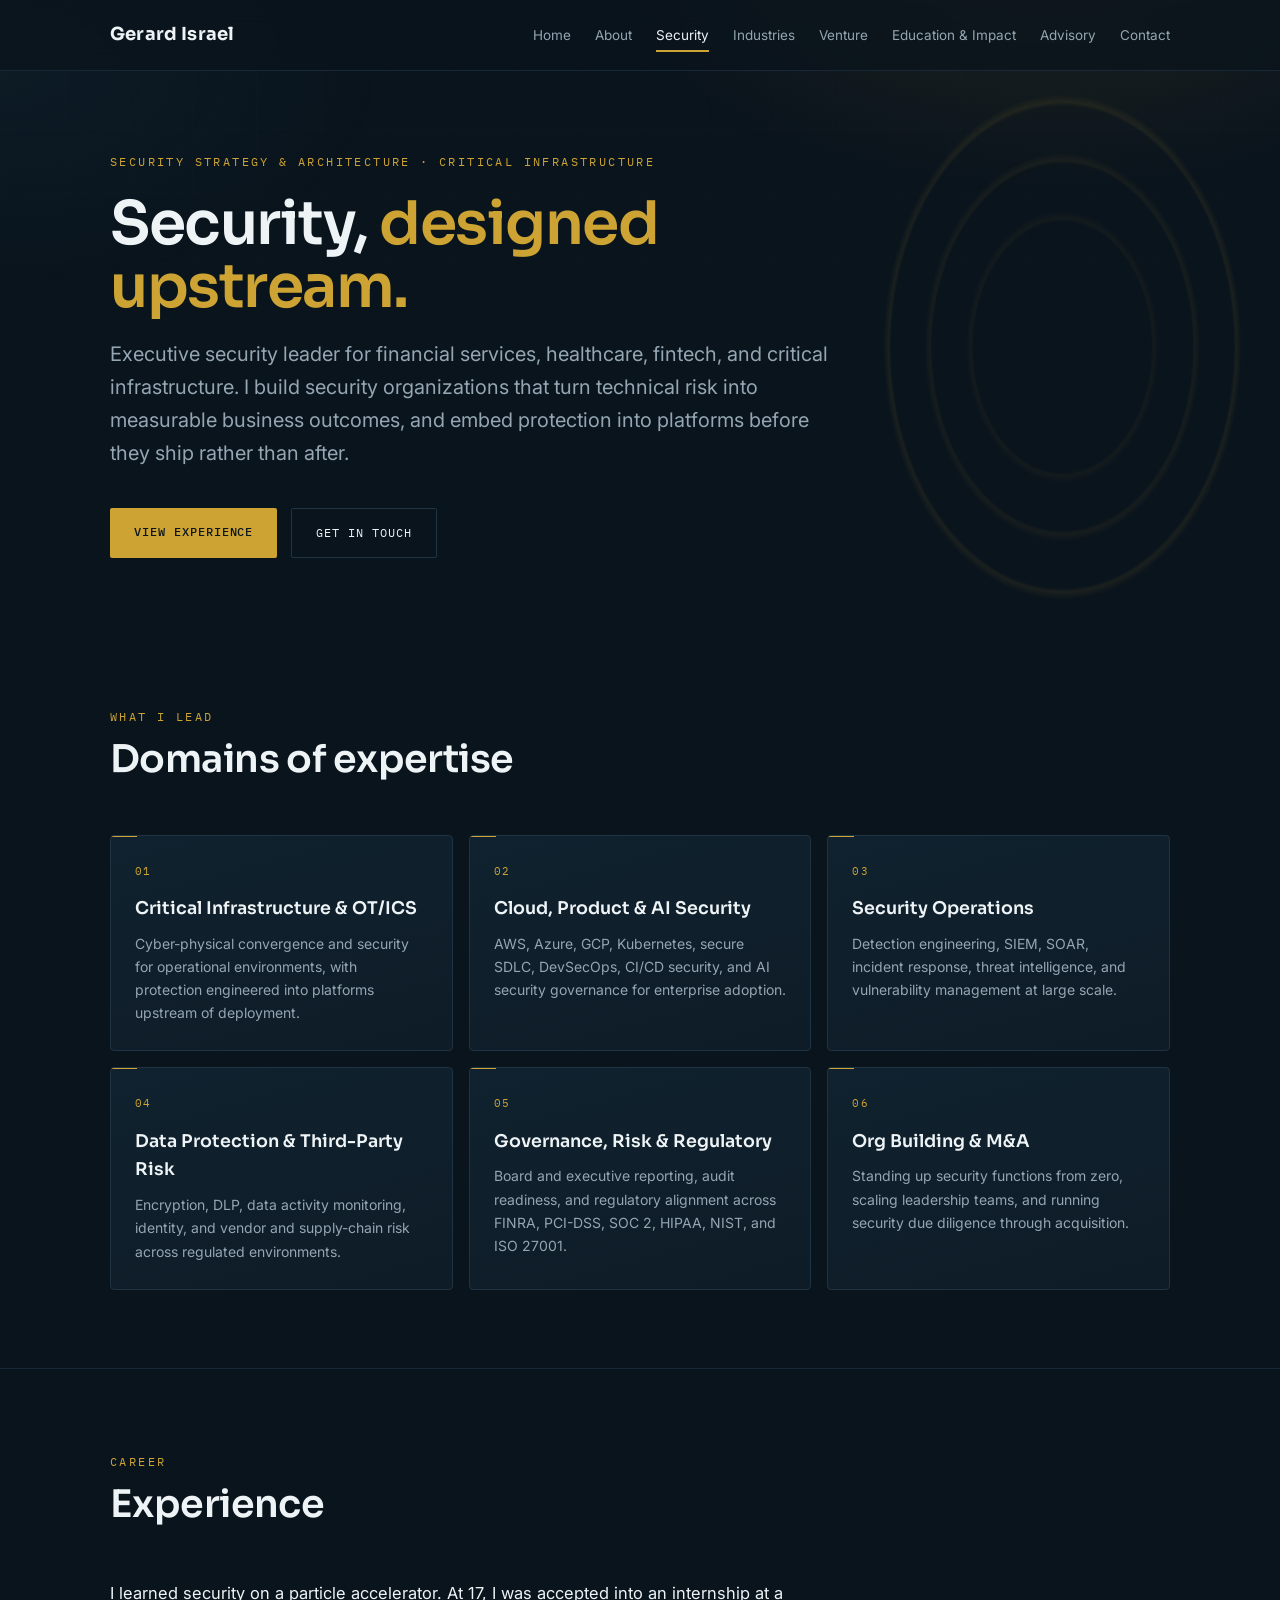
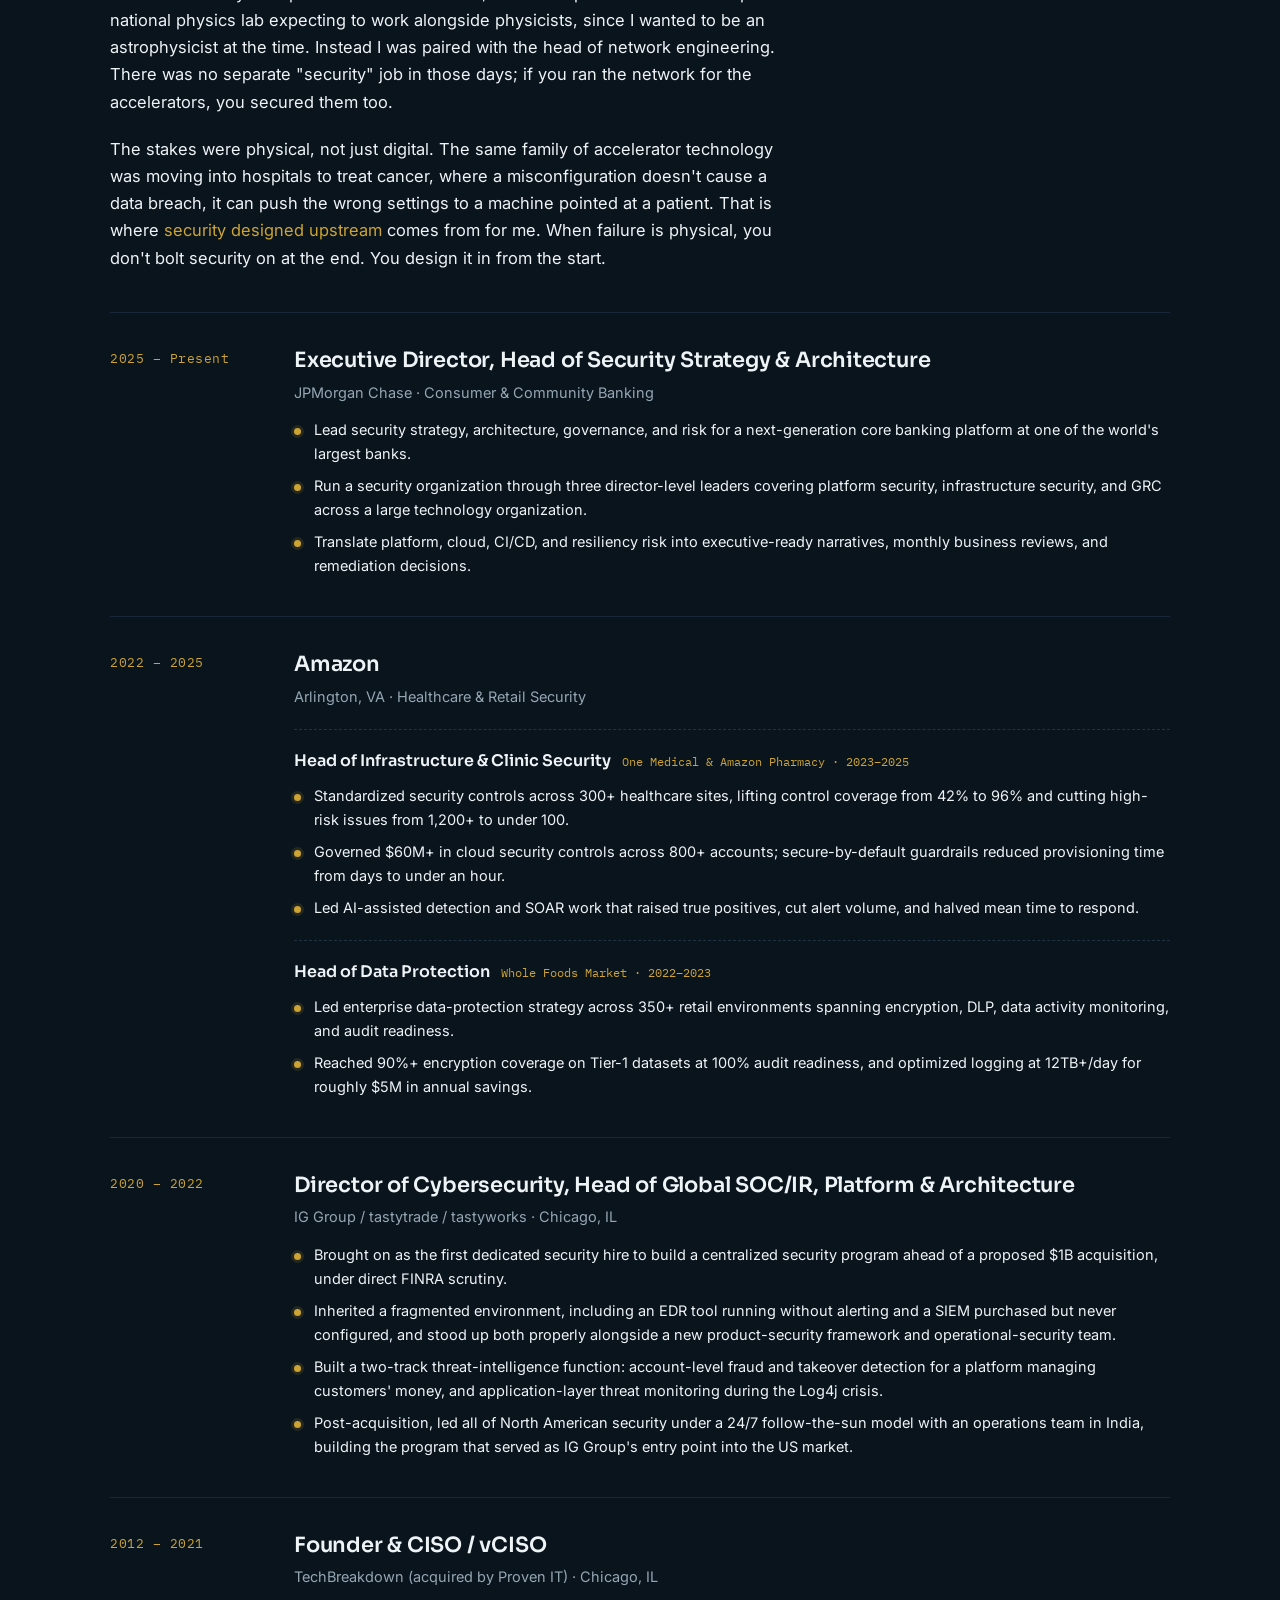
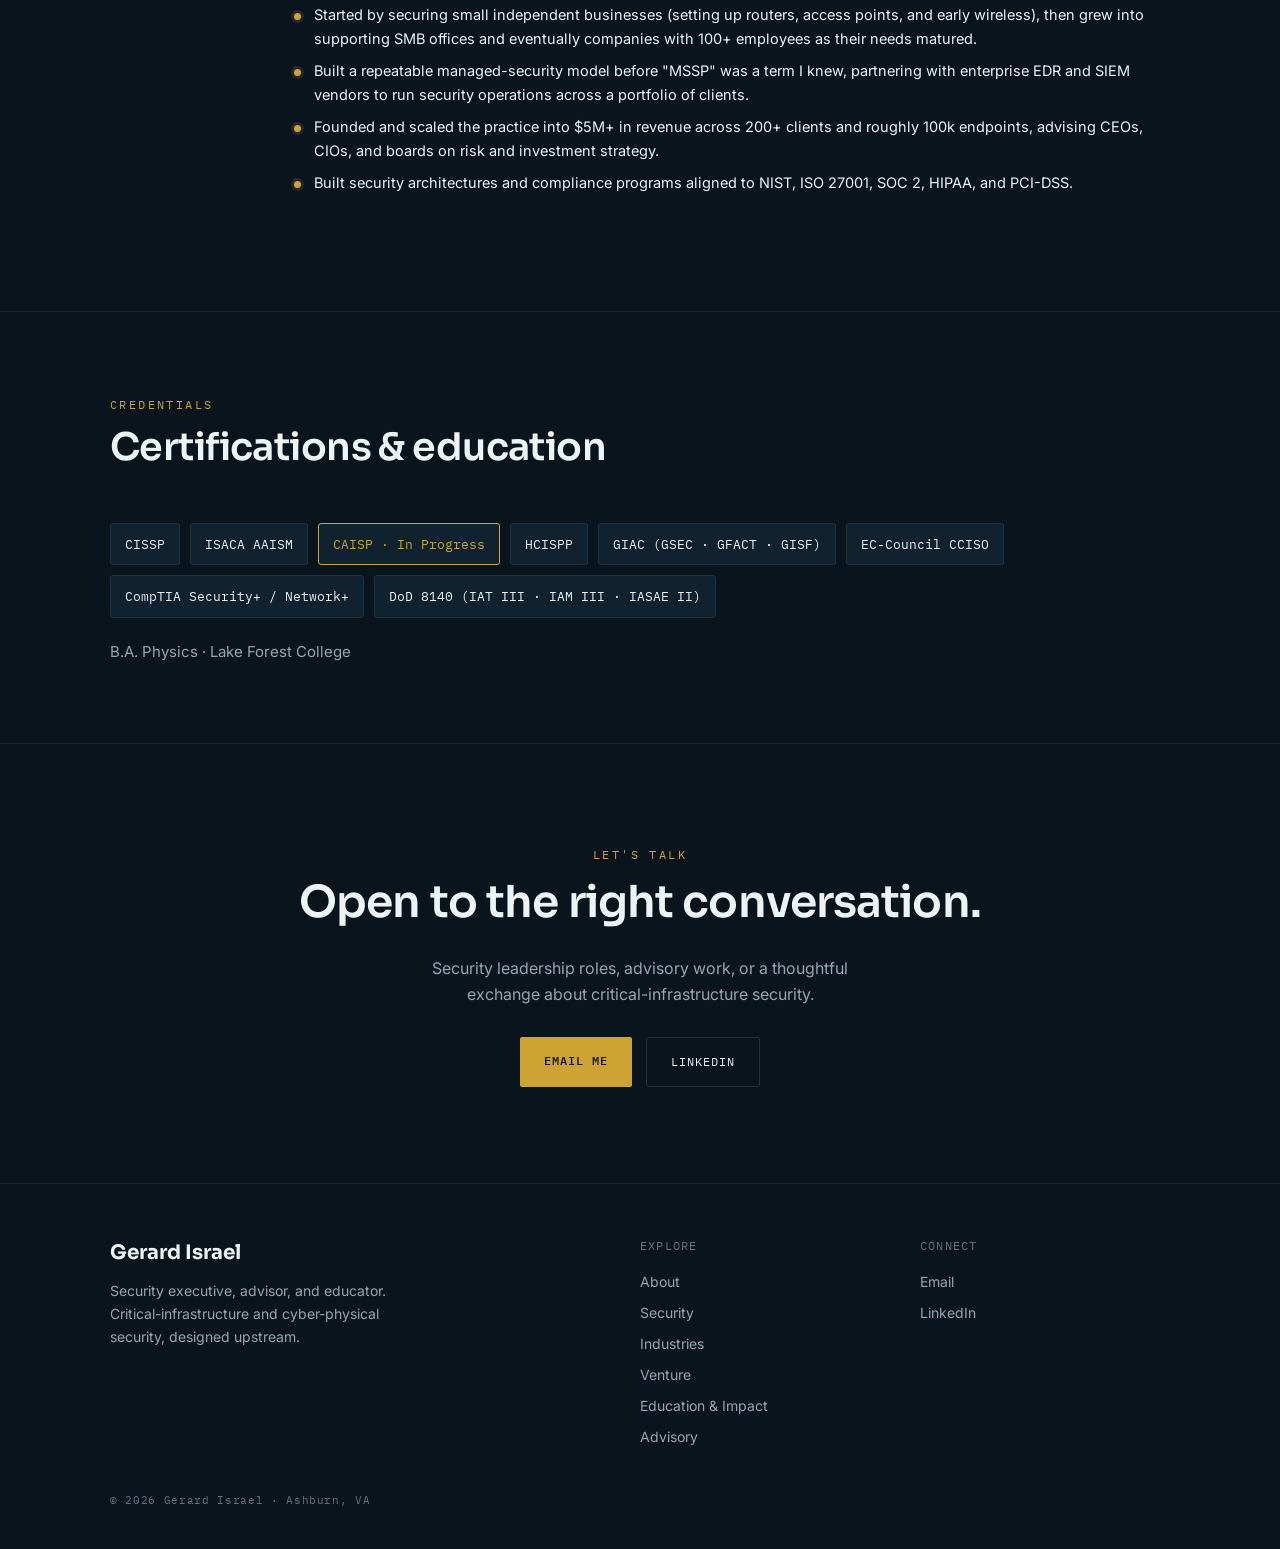
<file: security.html>
<!DOCTYPE html>
<html lang="en">
<head>
<meta charset="UTF-8" />
<meta name="viewport" content="width=device-width, initial-scale=1.0" />
<title>Gerard Israel · Security &amp; Technology Leadership</title>
<meta name="description" content="Executive security leadership across financial services, healthcare, fintech, and critical infrastructure." />
<meta property="og:title" content="Gerard Israel · Security &amp; Technology Leadership" />
<meta property="og:description" content="Executive security leadership across financial services, healthcare, fintech, and critical infrastructure." />
<meta property="og:url" content="https://gerardisrael.com/security.html" />
<meta property="og:type" content="website" />
<meta property="og:image" content="https://gerardisrael.com/gerard-israel-og.png" />
<meta property="og:image:width" content="1200" />
<meta property="og:image:height" content="630" />
<meta name="twitter:card" content="summary_large_image" />
<meta name="twitter:image" content="https://gerardisrael.com/gerard-israel-og.png" />
<link rel="preconnect" href="https://fonts.googleapis.com">
<link rel="preconnect" href="https://fonts.gstatic.com" crossorigin>
<link href="https://fonts.googleapis.com/css2?family=Sora:wght@400;500;600;700&family=Inter:wght@400;500;600&family=IBM+Plex+Mono:wght@400;500&display=swap" rel="stylesheet">
<link rel="icon" href="/favicon.ico" sizes="any" />
<link rel="icon" type="image/png" href="/favicon.png" />
<link rel="apple-touch-icon" href="/apple-touch-icon.png" />
<link rel="stylesheet" href="style.css">
</head>
<body>

<header class="bar">
  <div class="wrap bar-inner">
    <a href="index.html" class="monogram">Gerard Israel</a>
    <button class="nav-toggle" aria-label="Menu" aria-expanded="false" onclick="toggleNav(this)">&#9776;</button>
    <nav class="links">
      <a href="index.html">Home</a>
      <a href="about.html">About</a>
      <a href="security.html" class="here">Security</a>
      <a href="industries.html">Industries</a>
      <a href="venture.html">Venture</a>
      <a href="impact.html">Education & Impact</a>
      <a href="advisory.html">Advisory</a>
      <a href="#contact" class="contact-link">Contact</a>
    </nav>
  </div>
</header>

<section class="hero motif">
  <div class="wrap">
    <span class="eyebrow">Security Strategy &amp; Architecture · Critical Infrastructure</span>
    <h1>Security, <span class="accent">designed upstream.</span></h1>
    <p class="sub">Executive security leader for financial services, healthcare, fintech, and critical infrastructure. I build security organizations that turn technical risk into measurable business outcomes, and embed protection into platforms before they ship rather than after.</p>
    <div class="cta-row">
      <a class="btn primary" href="#experience">View experience</a>
      <a class="btn ghost" href="#contact">Get in touch</a>
    </div>
  </div>
</section>

<section class="block" id="expertise">
  <div class="wrap">
    <div class="sec-head reveal">
      <span class="eyebrow">What I lead</span>
      <h2>Domains of expertise</h2>
    </div>
    <div class="grid3">
      <div class="card reveal"><div class="ci">01</div><h3>Critical Infrastructure &amp; OT/ICS</h3><p>Cyber-physical convergence and security for operational environments, with protection engineered into platforms upstream of deployment.</p></div>
      <div class="card reveal"><div class="ci">02</div><h3>Cloud, Product &amp; AI Security</h3><p>AWS, Azure, GCP, Kubernetes, secure SDLC, DevSecOps, CI/CD security, and AI security governance for enterprise adoption.</p></div>
      <div class="card reveal"><div class="ci">03</div><h3>Security Operations</h3><p>Detection engineering, SIEM, SOAR, incident response, threat intelligence, and vulnerability management at large scale.</p></div>
      <div class="card reveal"><div class="ci">04</div><h3>Data Protection &amp; Third-Party Risk</h3><p>Encryption, DLP, data activity monitoring, identity, and vendor and supply-chain risk across regulated environments.</p></div>
      <div class="card reveal"><div class="ci">05</div><h3>Governance, Risk &amp; Regulatory</h3><p>Board and executive reporting, audit readiness, and regulatory alignment across FINRA, PCI-DSS, SOC 2, HIPAA, NIST, and ISO 27001.</p></div>
      <div class="card reveal"><div class="ci">06</div><h3>Org Building &amp; M&amp;A</h3><p>Standing up security functions from zero, scaling leadership teams, and running security due diligence through acquisition.</p></div>
    </div>
  </div>
</section>

<section class="block" id="experience">
  <div class="wrap">
    <div class="sec-head reveal">
      <span class="eyebrow">Career</span>
      <h2>Experience</h2>
    </div>

    <div class="prose reveal" style="margin-bottom:40px;">
      <p>I learned security on a particle accelerator. At 17, I was accepted into an internship at a national physics lab expecting to work alongside physicists, since I wanted to be an astrophysicist at the time. Instead I was paired with the head of network engineering. There was no separate "security" job in those days; if you ran the network for the accelerators, you secured them too.</p>
      <p>The stakes were physical, not just digital. The same family of accelerator technology was moving into hospitals to treat cancer, where a misconfiguration doesn't cause a data breach, it can push the wrong settings to a machine pointed at a patient. That is where <span class="em">security designed upstream</span> comes from for me. When failure is physical, you don't bolt security on at the end. You design it in from the start.</p>
    </div>

    <div class="tl-item reveal">
      <div class="tl-date">2025 &ndash; Present</div>
      <div class="tl-body">
        <h3>Executive Director, Head of Security Strategy &amp; Architecture</h3>
        <div class="org">JPMorgan Chase · Consumer &amp; Community Banking</div>
        <ul>
          <li>Lead security strategy, architecture, governance, and risk for a next-generation core banking platform at one of the world's largest banks.</li>
          <li>Run a security organization through three director-level leaders covering platform security, infrastructure security, and GRC across a large technology organization.</li>
          <li>Translate platform, cloud, CI/CD, and resiliency risk into executive-ready narratives, monthly business reviews, and remediation decisions.</li>
        </ul>
      </div>
    </div>

    <div class="tl-item reveal">
      <div class="tl-date">2022 &ndash; 2025</div>
      <div class="tl-body">
        <h3>Amazon</h3>
        <div class="org">Arlington, VA · Healthcare &amp; Retail Security</div>
        <div class="nested">
          <div class="role">Head of Infrastructure &amp; Clinic Security <span>One Medical &amp; Amazon Pharmacy · 2023&ndash;2025</span></div>
          <ul style="margin-top:10px">
            <li>Standardized security controls across 300+ healthcare sites, lifting control coverage from 42% to 96% and cutting high-risk issues from 1,200+ to under 100.</li>
            <li>Governed $60M+ in cloud security controls across 800+ accounts; secure-by-default guardrails reduced provisioning time from days to under an hour.</li>
            <li>Led AI-assisted detection and SOAR work that raised true positives, cut alert volume, and halved mean time to respond.</li>
          </ul>
        </div>
        <div class="nested">
          <div class="role">Head of Data Protection <span>Whole Foods Market · 2022&ndash;2023</span></div>
          <ul style="margin-top:10px">
            <li>Led enterprise data-protection strategy across 350+ retail environments spanning encryption, DLP, data activity monitoring, and audit readiness.</li>
            <li>Reached 90%+ encryption coverage on Tier-1 datasets at 100% audit readiness, and optimized logging at 12TB+/day for roughly $5M in annual savings.</li>
          </ul>
        </div>
      </div>
    </div>

    <div class="tl-item reveal">
      <div class="tl-date">2020 &ndash; 2022</div>
      <div class="tl-body">
        <h3>Director of Cybersecurity, Head of Global SOC/IR, Platform &amp; Architecture</h3>
        <div class="org">IG Group / tastytrade / tastyworks · Chicago, IL</div>
        <ul>
          <li>Brought on as the first dedicated security hire to build a centralized security program ahead of a proposed $1B acquisition, under direct FINRA scrutiny.</li>
          <li>Inherited a fragmented environment, including an EDR tool running without alerting and a SIEM purchased but never configured, and stood up both properly alongside a new product-security framework and operational-security team.</li>
          <li>Built a two-track threat-intelligence function: account-level fraud and takeover detection for a platform managing customers' money, and application-layer threat monitoring during the Log4j crisis.</li>
          <li>Post-acquisition, led all of North American security under a 24/7 follow-the-sun model with an operations team in India, building the program that served as IG Group's entry point into the US market.</li>
        </ul>
      </div>
    </div>

    <div class="tl-item reveal">
      <div class="tl-date">2012 &ndash; 2021</div>
      <div class="tl-body">
        <h3>Founder &amp; CISO / vCISO</h3>
        <div class="org">TechBreakdown (acquired by Proven IT) · Chicago, IL</div>
        <ul>
          <li>Started by securing small independent businesses (setting up routers, access points, and early wireless), then grew into supporting SMB offices and eventually companies with 100+ employees as their needs matured.</li>
          <li>Built a repeatable managed-security model before "MSSP" was a term I knew, partnering with enterprise EDR and SIEM vendors to run security operations across a portfolio of clients.</li>
          <li>Founded and scaled the practice into $5M+ in revenue across 200+ clients and roughly 100k endpoints, advising CEOs, CIOs, and boards on risk and investment strategy.</li>
          <li>Built security architectures and compliance programs aligned to NIST, ISO 27001, SOC 2, HIPAA, and PCI-DSS.</li>
        </ul>
      </div>
    </div>
  </div>
</section>

<section class="block">
  <div class="wrap">
    <div class="sec-head reveal">
      <span class="eyebrow">Credentials</span>
      <h2>Certifications &amp; education</h2>
    </div>
    <div class="certs reveal">
      <span class="chip">CISSP</span>
      <span class="chip">ISACA AAISM</span>
      <span class="chip prog">CAISP · In Progress</span>
      <span class="chip">HCISPP</span>
      <span class="chip">GIAC (GSEC · GFACT · GISF)</span>
      <span class="chip">EC-Council CCISO</span>
      <span class="chip">CompTIA Security+ / Network+</span>
      <span class="chip">DoD 8140 (IAT III · IAM III · IASAE II)</span>
    </div>
    <p style="margin-top:22px; color:var(--slate); font-size:15px;">B.A. Physics · Lake Forest College</p>
  </div>
</section>

<section class="contact" id="contact">
  <div class="wrap">
    <span class="eyebrow">Let's talk</span>
    <h2>Open to the right conversation.</h2>
    <p>Security leadership roles, advisory work, or a thoughtful exchange about critical-infrastructure security.</p>
    <div class="contact-links">
      <a class="btn primary" href="mailto:GerardIsrael1@gmail.com">Email me</a>
      <a class="btn ghost" href="https://linkedin.com/in/gerardisrael" target="_blank" rel="noopener">LinkedIn</a>
    </div>
  </div>
</section>

<footer>
  <div class="wrap foot-grid">
    <div>
      <div class="foot-name">Gerard Israel</div>
      <p class="foot-tag">Security executive, advisor, and educator. Critical-infrastructure and cyber-physical security, designed upstream.</p>
    </div>
    <div>
      <div class="fmono">Explore</div>
      <a href="about.html">About</a>
      <a href="security.html">Security</a>
      <a href="industries.html">Industries</a>
      <a href="venture.html">Venture</a>
      <a href="impact.html">Education &amp; Impact</a>
      <a href="advisory.html">Advisory</a>
    </div>
    <div>
      <div class="fmono">Connect</div>
      <a href="mailto:GerardIsrael1@gmail.com">Email</a>
      <a href="https://linkedin.com/in/gerardisrael" target="_blank" rel="noopener">LinkedIn</a>
    </div>
  </div>
  <div class="wrap"><div class="foot-legal">&copy; <span id="yr"></span> Gerard Israel · Ashburn, VA</div></div>
</footer>

<script>
  document.getElementById('yr').textContent = new Date().getFullYear();
  function toggleNav(btn){var h=btn.closest('header'); var open=h.classList.toggle('open'); btn.setAttribute('aria-expanded', open);}
  var io=new IntersectionObserver(function(es){es.forEach(function(x){if(x.isIntersecting){x.target.classList.add('in');io.unobserve(x.target);}});},{threshold:.12});
  document.querySelectorAll('.reveal').forEach(function(el){io.observe(el);});
</script>
</body>
</html>
</file>
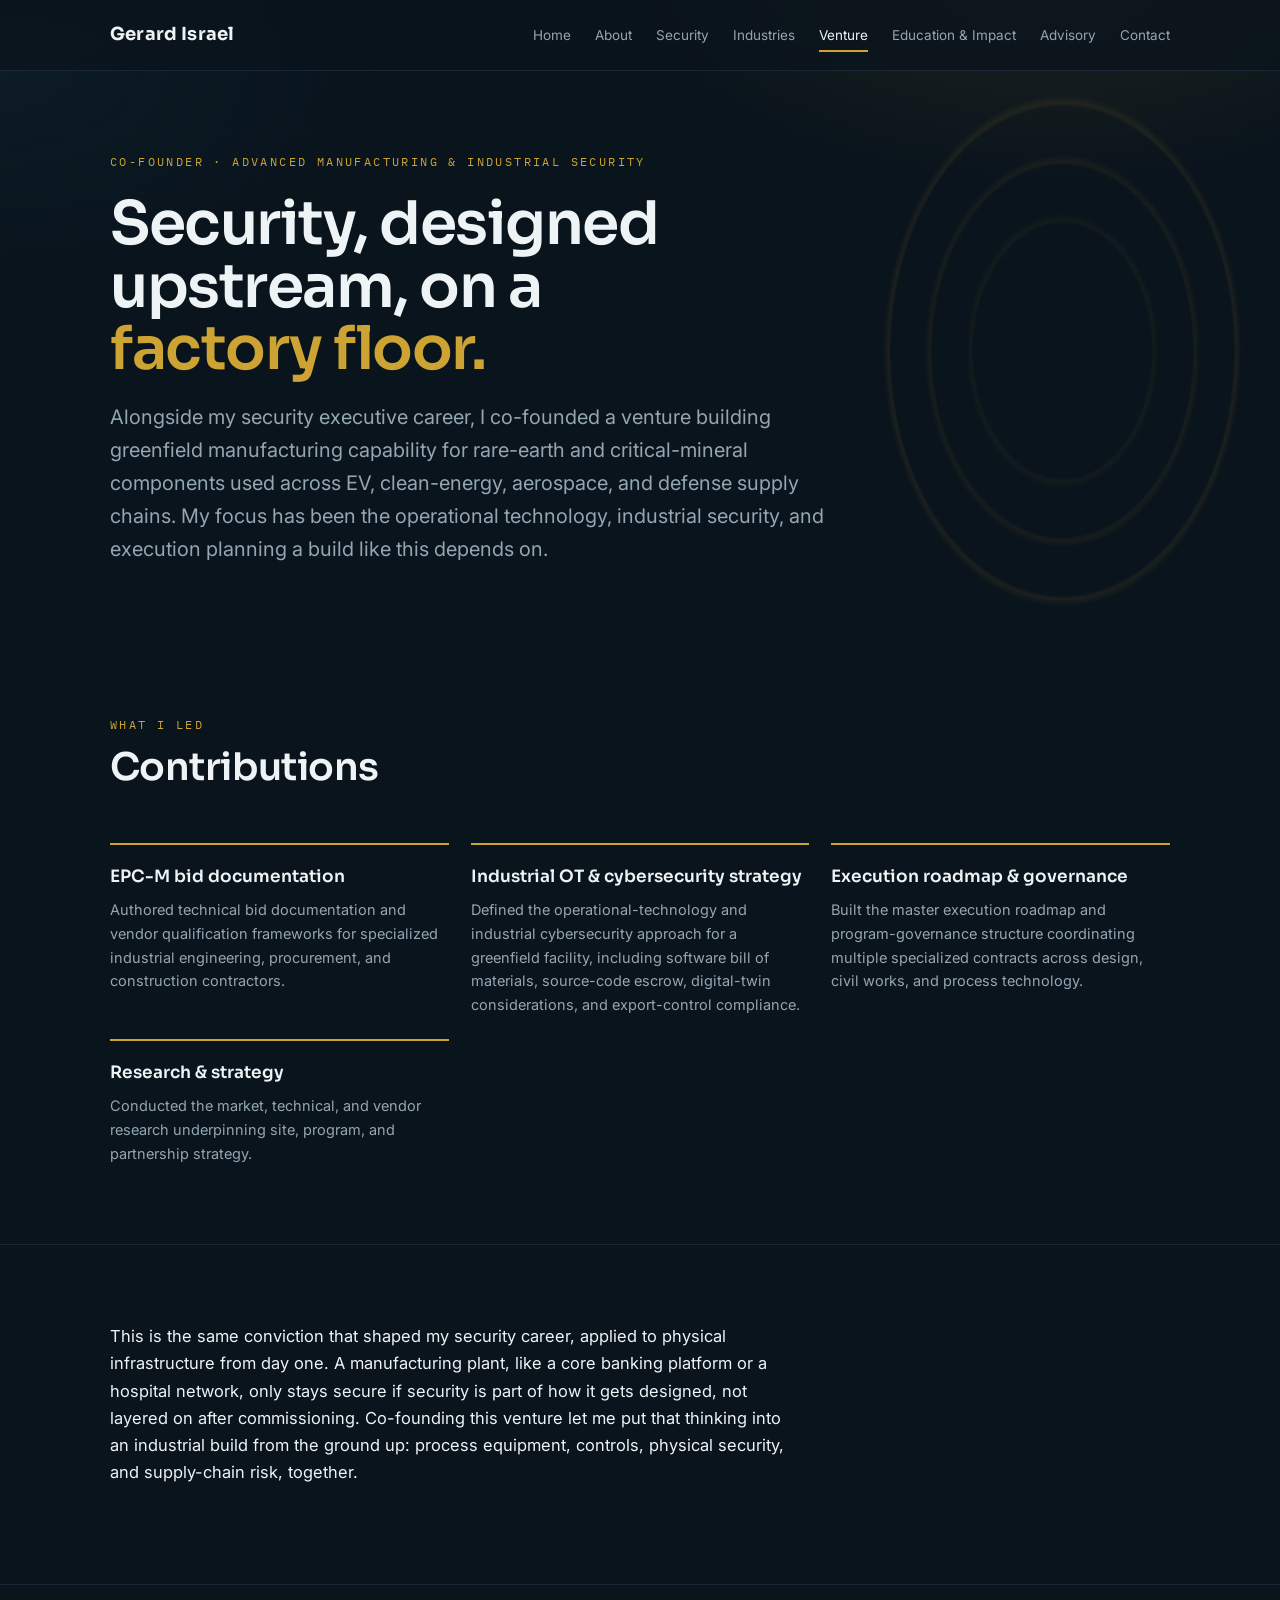
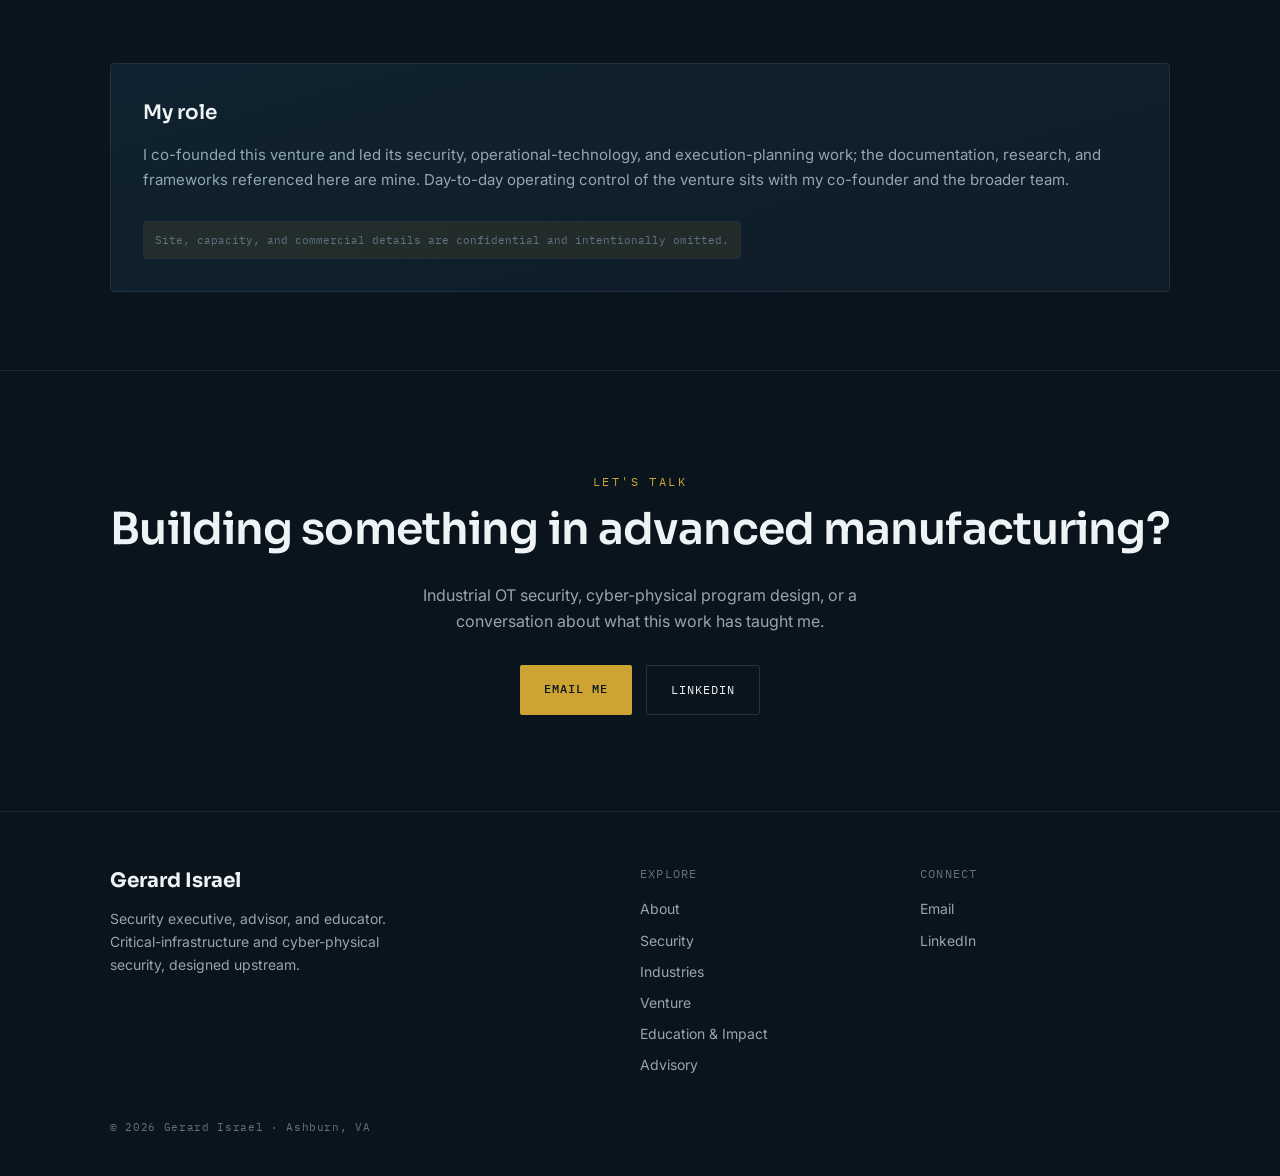
<file: venture.html>
<!DOCTYPE html>
<html lang="en">
<head>
<meta charset="UTF-8" />
<meta name="viewport" content="width=device-width, initial-scale=1.0" />
<title>Gerard Israel · Advanced Manufacturing &amp; Industrial Security</title>
<meta name="description" content="Co-founder work applying security designed upstream to a greenfield advanced-manufacturing venture." />
<meta property="og:title" content="Gerard Israel · Advanced Manufacturing &amp; Industrial Security" />
<meta property="og:description" content="Co-founder work applying security designed upstream to a greenfield advanced-manufacturing venture." />
<meta property="og:url" content="https://gerardisrael.com/venture.html" />
<meta property="og:type" content="website" />
<meta property="og:image" content="https://gerardisrael.com/gerard-israel-og.png" />
<meta property="og:image:width" content="1200" />
<meta property="og:image:height" content="630" />
<meta name="twitter:card" content="summary_large_image" />
<meta name="twitter:image" content="https://gerardisrael.com/gerard-israel-og.png" />
<link rel="preconnect" href="https://fonts.googleapis.com">
<link rel="preconnect" href="https://fonts.gstatic.com" crossorigin>
<link href="https://fonts.googleapis.com/css2?family=Sora:wght@400;500;600;700&family=Inter:wght@400;500;600&family=IBM+Plex+Mono:wght@400;500&display=swap" rel="stylesheet">
<link rel="icon" href="/favicon.ico" sizes="any" />
<link rel="icon" type="image/png" href="/favicon.png" />
<link rel="apple-touch-icon" href="/apple-touch-icon.png" />
<link rel="stylesheet" href="style.css">
</head>
<body>

<header class="bar">
  <div class="wrap bar-inner">
    <a href="index.html" class="monogram">Gerard Israel</a>
    <button class="nav-toggle" aria-label="Menu" aria-expanded="false" onclick="toggleNav(this)">&#9776;</button>
    <nav class="links">
      <a href="index.html">Home</a>
      <a href="about.html">About</a>
      <a href="security.html">Security</a>
      <a href="industries.html">Industries</a>
      <a href="venture.html" class="here">Venture</a>
      <a href="impact.html">Education & Impact</a>
      <a href="advisory.html">Advisory</a>
      <a href="#contact" class="contact-link">Contact</a>
    </nav>
  </div>
</header>

<section class="hero motif">
  <div class="wrap">
    <span class="eyebrow">Co-Founder · Advanced Manufacturing &amp; Industrial Security</span>
    <h1>Security, designed upstream, on a <span class="accent">factory floor.</span></h1>
    <p class="sub">Alongside my security executive career, I co-founded a venture building greenfield manufacturing capability for rare-earth and critical-mineral components used across EV, clean-energy, aerospace, and defense supply chains. My focus has been the operational technology, industrial security, and execution planning a build like this depends on.</p>
  </div>
</section>

<section class="block">
  <div class="wrap">
    <div class="sec-head reveal">
      <span class="eyebrow">What I led</span>
      <h2>Contributions</h2>
    </div>
    <div class="feature-list">
      <div class="feature reveal"><h4>EPC-M bid documentation</h4><p>Authored technical bid documentation and vendor qualification frameworks for specialized industrial engineering, procurement, and construction contractors.</p></div>
      <div class="feature reveal"><h4>Industrial OT &amp; cybersecurity strategy</h4><p>Defined the operational-technology and industrial cybersecurity approach for a greenfield facility, including software bill of materials, source-code escrow, digital-twin considerations, and export-control compliance.</p></div>
      <div class="feature reveal"><h4>Execution roadmap &amp; governance</h4><p>Built the master execution roadmap and program-governance structure coordinating multiple specialized contracts across design, civil works, and process technology.</p></div>
      <div class="feature reveal"><h4>Research &amp; strategy</h4><p>Conducted the market, technical, and vendor research underpinning site, program, and partnership strategy.</p></div>
    </div>
  </div>
</section>

<section class="block">
  <div class="wrap">
    <div class="prose reveal">
      <p>This is the same conviction that shaped my security career, applied to physical infrastructure from day one. A manufacturing plant, like a core banking platform or a hospital network, only stays secure if security is part of how it gets designed, not layered on after commissioning. Co-founding this venture let me put that thinking into an industrial build from the ground up: process equipment, controls, physical security, and supply-chain risk, together.</p>
    </div>
  </div>
</section>

<section class="block">
  <div class="wrap">
    <div class="panel reveal">
      <h3>My role</h3>
      <p>I co-founded this venture and led its security, operational-technology, and execution-planning work; the documentation, research, and frameworks referenced here are mine. Day-to-day operating control of the venture sits with my co-founder and the broader team.</p>
      <span class="flag">Site, capacity, and commercial details are confidential and intentionally omitted.</span>
    </div>
  </div>
</section>

<section class="contact" id="contact">
  <div class="wrap">
    <span class="eyebrow">Let's talk</span>
    <h2>Building something in advanced manufacturing?</h2>
    <p>Industrial OT security, cyber-physical program design, or a conversation about what this work has taught me.</p>
    <div class="contact-links">
      <a class="btn primary" href="mailto:GerardIsrael1@gmail.com">Email me</a>
      <a class="btn ghost" href="https://linkedin.com/in/gerardisrael" target="_blank" rel="noopener">LinkedIn</a>
    </div>
  </div>
</section>

<footer>
  <div class="wrap foot-grid">
    <div>
      <div class="foot-name">Gerard Israel</div>
      <p class="foot-tag">Security executive, advisor, and educator. Critical-infrastructure and cyber-physical security, designed upstream.</p>
    </div>
    <div>
      <div class="fmono">Explore</div>
      <a href="about.html">About</a>
      <a href="security.html">Security</a>
      <a href="industries.html">Industries</a>
      <a href="venture.html">Venture</a>
      <a href="impact.html">Education &amp; Impact</a>
      <a href="advisory.html">Advisory</a>
    </div>
    <div>
      <div class="fmono">Connect</div>
      <a href="mailto:GerardIsrael1@gmail.com">Email</a>
      <a href="https://linkedin.com/in/gerardisrael" target="_blank" rel="noopener">LinkedIn</a>
    </div>
  </div>
  <div class="wrap"><div class="foot-legal">&copy; <span id="yr"></span> Gerard Israel · Ashburn, VA</div></div>
</footer>

<script>
  document.getElementById('yr').textContent = new Date().getFullYear();
  function toggleNav(btn){var h=btn.closest('header'); var open=h.classList.toggle('open'); btn.setAttribute('aria-expanded', open);}
  var io=new IntersectionObserver(function(es){es.forEach(function(x){if(x.isIntersecting){x.target.classList.add('in');io.unobserve(x.target);}});},{threshold:.12});
  document.querySelectorAll('.reveal').forEach(function(el){io.observe(el);});
</script>
</body>
</html>
</file>
<file: style.css>
/* ============================================================
   Gerard Israel — shared site styles  (v2, elevated)
   Palette: ink navy + brass. Signature motif: magnetic field lines.
   Change a value in :root and every page updates.
   ============================================================ */

:root{
  --ink:      #0A141D;
  --ink-2:    #0C1922;
  --surface:  #10222F;
  --surface-2:#0E1C27;
  --line:     #203343;
  --line-soft:#182838;
  --paper:    #EEF3F6;
  --slate:    #94A6B2;
  --slate-dim:#5E7382;
  --brass:    #CDA434;
  --brass-lt: #E4C25E;
  --brass-soft: rgba(205,164,52,.10);

  --display: 'Sora', sans-serif;
  --body:    'Inter', sans-serif;
  --mono:    'IBM Plex Mono', monospace;

  --maxw: 1120px;
}

*{ box-sizing:border-box; margin:0; padding:0; }
html{ scroll-behavior:smooth; }
body{
  background:var(--ink);
  color:var(--paper);
  font-family:var(--body);
  line-height:1.65;
  -webkit-font-smoothing:antialiased;
  position:relative;
}
/* layered ambiance: faint field glow + blueprint grid */
body::before{
  content:""; position:fixed; inset:0; z-index:-2; pointer-events:none;
  background:
    radial-gradient(60% 45% at 82% -5%, rgba(205,164,52,.10), transparent 60%),
    radial-gradient(50% 40% at 0% 8%, rgba(45,120,140,.08), transparent 60%);
}
body::after{
  content:""; position:fixed; inset:0; z-index:-2; pointer-events:none; opacity:.5;
  background-image:
    linear-gradient(rgba(205,164,52,.04) 1px, transparent 1px),
    linear-gradient(90deg, rgba(205,164,52,.04) 1px, transparent 1px);
  background-size:64px 64px, 64px 64px;
  -webkit-mask-image:linear-gradient(180deg, #000, transparent 70%);
          mask-image:linear-gradient(180deg, #000, transparent 70%);
}
a{ color:inherit; text-decoration:none; }
.wrap{ max-width:var(--maxw); margin:0 auto; padding:0 30px; }

.eyebrow{
  font-family:var(--mono); font-size:12px; letter-spacing:.2em;
  text-transform:uppercase; color:var(--brass);
}
.kicker{
  display:flex; align-items:center; gap:14px;
  font-family:var(--mono); font-size:12px; letter-spacing:.2em;
  text-transform:uppercase; color:var(--brass); margin-bottom:14px;
}
.kicker::before{ content:""; width:34px; height:1px; background:linear-gradient(90deg,var(--brass),transparent); }

.rule{ height:1px; border:0; margin:0; background:linear-gradient(90deg, var(--brass), transparent 70%); opacity:.4; }

/* ---------------- top bar / nav ---------------- */
header.bar{
  position:sticky; top:0; z-index:50;
  backdrop-filter:blur(12px);
  background:rgba(10,20,29,.72);
  border-bottom:1px solid var(--line-soft);
}
.bar-inner{ display:flex; align-items:center; justify-content:space-between; height:70px; }
.monogram{ font-family:var(--display); font-weight:700; font-size:18px; letter-spacing:.01em; }
.monogram .dot{ color:var(--brass); }
nav.links{ display:flex; gap:24px; font-size:13.5px; color:var(--slate); }
nav.links a{ position:relative; padding:4px 0; transition:color .2s ease; }
nav.links a:hover{ color:var(--paper); }
nav.links a.here{ color:var(--paper); }
nav.links a.here::after{ content:""; position:absolute; left:0; right:0; bottom:-2px; height:2px; background:var(--brass); }
@media(max-width:900px){ nav.links{ gap:16px; font-size:13px; } }
@media(max-width:640px){ nav.links a.contact-link{ display:none; } }

/* ---------------- buttons ---------------- */
.btn{
  font-family:var(--mono); font-size:12px; letter-spacing:.08em; text-transform:uppercase;
  padding:14px 24px; border-radius:2px; cursor:pointer; transition:all .2s ease;
  display:inline-block;
}
.btn.primary{ background:var(--brass); color:var(--ink); font-weight:500; }
.btn.primary:hover{ background:var(--brass-lt); transform:translateY(-1px); }
.btn.ghost{ border:1px solid var(--line); color:var(--paper); }
.btn.ghost:hover{ border-color:var(--brass); color:var(--brass); }
.cta-row{ display:flex; gap:14px; flex-wrap:wrap; margin-top:38px; }

/* ---------------- hero ---------------- */
.hero{ padding:76px 0 66px; position:relative; }
.hero-grid{ display:grid; grid-template-columns:1.15fr .85fr; gap:40px; align-items:center; }
@media(max-width:860px){ .hero-grid{ grid-template-columns:1fr; gap:20px; } }
.hero h1{
  font-family:var(--display); font-weight:600;
  font-size:clamp(36px,5.2vw,60px); line-height:1.04; letter-spacing:-.025em;
  margin:20px 0 20px; max-width:14ch;
}
.hero.wide h1{ max-width:20ch; }
.hero h1 .accent{ color:var(--brass); }
.hero .sub{ font-size:clamp(17px,2vw,20px); color:var(--slate); max-width:56ch; }

/* signature graphic panel */
.signature{
  position:relative; aspect-ratio:1/1; width:100%; max-width:420px; margin-left:auto;
  border:1px solid var(--line); border-radius:4px;
  background:linear-gradient(160deg, var(--surface), var(--ink-2));
  overflow:hidden;
}
.signature svg{ position:absolute; inset:0; width:100%; height:100%; }
.signature .tag{
  position:absolute; left:16px; bottom:14px; z-index:2;
  font-family:var(--mono); font-size:10.5px; letter-spacing:.14em; text-transform:uppercase; color:var(--slate-dim);
}
@media(max-width:860px){ .signature{ max-width:320px; margin:8px auto 0; } }

/* stat row */
.statrow{ display:flex; flex-wrap:wrap; gap:14px 40px; margin-top:8px; }
.stat .n{ font-family:var(--display); font-weight:600; font-size:28px; color:var(--paper); }
.stat .l{ font-family:var(--mono); font-size:10.5px; letter-spacing:.1em; text-transform:uppercase; color:var(--slate-dim); margin-top:3px; }

/* subpage hero motif (no inline svg needed) */
.hero.motif::after{
  content:""; position:absolute; right:-6%; top:50%; transform:translateY(-50%);
  width:46%; height:150%; z-index:-1; opacity:.5; pointer-events:none;
  background:
    radial-gradient(closest-side, transparent 58%, rgba(205,164,52,.18) 59%, transparent 61%),
    radial-gradient(closest-side, transparent 44%, rgba(205,164,52,.14) 45%, transparent 47%),
    radial-gradient(closest-side, transparent 30%, rgba(205,164,52,.10) 31%, transparent 33%);
  background-repeat:no-repeat; background-position:center;
}
@media(max-width:860px){ .hero.motif::after{ display:none; } }

/* ---------------- generic section ---------------- */
section.block{ padding:78px 0; position:relative; }
section.block + section.block{ border-top:1px solid var(--line-soft); }
.sec-head{ margin-bottom:44px; max-width:60ch; }
.sec-head h2{ font-family:var(--display); font-weight:600; font-size:clamp(27px,3.4vw,38px); letter-spacing:-.015em; }
.sec-head p{ color:var(--slate); margin-top:12px; font-size:16px; }
.lede{ font-size:clamp(19px,2.2vw,23px); color:var(--paper); max-width:44ch; line-height:1.5; }

/* card grids */
.grid3{ display:grid; grid-template-columns:repeat(auto-fit,minmax(260px,1fr)); gap:16px; }
.card{
  position:relative; border:1px solid var(--line); border-radius:4px; padding:26px 24px;
  background:linear-gradient(165deg, var(--surface), var(--surface-2));
  transition:border-color .25s ease, transform .25s ease;
  overflow:hidden;
}
.card::before{ content:""; position:absolute; top:0; left:0; width:26px; height:1px; background:var(--brass); transition:width .25s ease; }
.card:hover{ border-color:var(--brass); transform:translateY(-3px); }
.card:hover::before{ width:100%; }
.card .ci{ font-family:var(--mono); font-size:11px; color:var(--brass); letter-spacing:.12em; }
.card h3{ font-family:var(--display); font-weight:600; font-size:17.5px; margin:14px 0 9px; }
.card p{ font-size:14px; color:var(--slate); }

/* pillars (home) */
.pillars{ display:grid; grid-template-columns:repeat(auto-fit,minmax(240px,1fr)); gap:16px; }
.pillar{
  position:relative; display:block; border:1px solid var(--line); border-radius:4px; padding:28px 24px;
  background:linear-gradient(165deg, var(--surface), var(--surface-2));
  transition:border-color .25s ease, transform .25s ease; overflow:hidden;
}
.pillar::before{ content:""; position:absolute; top:0; left:0; width:26px; height:1px; background:var(--brass); transition:width .25s ease; }
.pillar:hover{ border-color:var(--brass); transform:translateY(-3px); }
.pillar:hover::before{ width:100%; }
.pillar .pnum{ font-family:var(--mono); font-size:11px; color:var(--brass); letter-spacing:.12em; }
.pillar h3{ font-family:var(--display); font-weight:600; font-size:20px; margin:14px 0 9px; }
.pillar p{ font-size:14.5px; color:var(--slate); }
.pillar .go{ font-family:var(--mono); font-size:12px; color:var(--brass); letter-spacing:.06em; margin-top:18px; display:inline-block; transition:letter-spacing .2s ease; }
.pillar:hover .go{ letter-spacing:.14em; }

/* timeline */
.tl-item{ display:grid; grid-template-columns:150px 1fr; gap:34px; padding:30px 0; border-top:1px solid var(--line-soft); position:relative; }
.tl-item:first-child{ border-top:none; }
@media(max-width:680px){ .tl-item{ grid-template-columns:1fr; gap:10px; } }
.tl-date{ font-family:var(--mono); font-size:13px; color:var(--brass); letter-spacing:.04em; padding-top:5px; }
.tl-body h3{ font-family:var(--display); font-weight:600; font-size:21px; letter-spacing:-.01em; }
.tl-body .org{ color:var(--slate); font-size:14.5px; margin:3px 0 14px; }
.tl-body ul{ list-style:none; }
.tl-body li{ font-size:14.5px; color:var(--paper); padding-left:20px; position:relative; margin-bottom:8px; }
.tl-body li::before{ content:""; position:absolute; left:0; top:10px; width:7px; height:7px; background:var(--brass); border-radius:50%; box-shadow:0 0 0 3px rgba(205,164,52,.14); }
.nested{ margin-top:20px; padding-top:18px; border-top:1px dashed var(--line); }
.nested .role{ font-family:var(--display); font-weight:600; font-size:16px; }
.nested .role span{ font-family:var(--mono); font-size:12px; color:var(--brass); font-weight:400; margin-left:8px; }

/* outcomes strip */
.outcomes{ display:grid; grid-template-columns:repeat(auto-fit,minmax(200px,1fr)); gap:20px; }
.oc{ border-left:2px solid var(--brass); padding:8px 0 8px 20px; }
.oc .n{ font-family:var(--display); font-weight:600; font-size:28px; letter-spacing:-.01em; }
.oc .l{ font-size:13px; color:var(--slate); margin-top:5px; }

/* panels / two-col */
.twocol{ display:grid; grid-template-columns:1fr 1fr; gap:26px; }
@media(max-width:760px){ .twocol{ grid-template-columns:1fr; } }
.panel{ border:1px solid var(--line); border-radius:4px; padding:32px; background:linear-gradient(165deg,var(--surface),var(--surface-2)); }
.panel h3{ font-family:var(--display); font-weight:600; font-size:20px; margin-bottom:14px; }
.panel p{ color:var(--slate); font-size:15px; margin-bottom:12px; }
.panel ul{ list-style:none; }
.panel li{ font-size:14.5px; padding-left:20px; position:relative; margin-bottom:9px; color:var(--paper); }
.panel li::before{ content:"\203A"; position:absolute; left:0; color:var(--brass); }
.flag{ font-family:var(--mono); font-size:11px; color:var(--slate-dim); background:var(--brass-soft); border:1px dashed var(--line); border-radius:4px; padding:9px 11px; margin-top:16px; display:inline-block; }

/* feature list */
.feature-list{ display:grid; grid-template-columns:repeat(auto-fit,minmax(280px,1fr)); gap:22px; }
.feature{ border-top:2px solid var(--brass); padding-top:18px; }
.feature h4{ font-family:var(--display); font-weight:600; font-size:17px; margin-bottom:7px; }
.feature p{ font-size:14.5px; color:var(--slate); }

/* pull quote */
.pullquote{
  font-family:var(--display); font-weight:500; font-size:clamp(22px,3.2vw,32px);
  line-height:1.35; letter-spacing:-.015em; max-width:24ch;
  border-left:3px solid var(--brass); padding-left:28px; margin:8px 0;
}

/* narrative prose */
.prose{ max-width:68ch; }
.prose p{ font-size:16.5px; color:var(--paper); margin-bottom:20px; }
.prose p .em{ color:var(--brass); font-style:normal; }
.prose.lg p{ font-size:18px; }

/* portrait slot */
.portrait{
  position:relative; width:100%; aspect-ratio:4/5; border:1px solid var(--line); border-radius:4px;
  overflow:hidden;
  background:
    repeating-linear-gradient(135deg, rgba(205,164,52,.05) 0 10px, transparent 10px 20px),
    linear-gradient(165deg,var(--surface),var(--ink-2));
  display:flex; align-items:center; justify-content:center; text-align:center;
  font-family:var(--mono); font-size:11px; letter-spacing:.12em; text-transform:uppercase; color:var(--slate-dim);
}
.portrait img{ display:block; width:100%; height:100%; object-fit:cover; object-position:center 15%; }
.portrait::after{ content:""; position:absolute; inset:0; pointer-events:none;
  background:linear-gradient(180deg, transparent 62%, rgba(10,20,29,.55)); }

/* certs */
.certs{ display:flex; flex-wrap:wrap; gap:10px; }
.chip{ font-family:var(--mono); font-size:12.5px; color:var(--paper); border:1px solid var(--line); border-radius:3px; padding:10px 14px; background:var(--surface); }
.chip.prog{ color:var(--brass); border-color:var(--brass); }

/* perspectives */
.plist{ display:grid; grid-template-columns:repeat(auto-fit,minmax(280px,1fr)); gap:16px; }
.post{ border:1px solid var(--line); border-radius:4px; padding:26px; background:linear-gradient(165deg,var(--surface),var(--surface-2)); transition:border-color .25s ease, transform .25s ease; }
.post:hover{ border-color:var(--brass); transform:translateY(-3px); }
.post .meta{ font-family:var(--mono); font-size:11px; letter-spacing:.1em; text-transform:uppercase; color:var(--slate-dim); }
.post h3{ font-family:var(--display); font-weight:600; font-size:18px; margin:12px 0 8px; }
.post p{ font-size:14px; color:var(--slate); }

/* contact */
.contact{ text-align:center; padding:96px 0; border-top:1px solid var(--line-soft); }
.contact h2{ font-family:var(--display); font-weight:600; font-size:clamp(29px,4vw,44px); margin-bottom:16px; letter-spacing:-.02em; }
.contact p{ color:var(--slate); max-width:46ch; margin:0 auto 30px; }
.contact-links{ display:flex; gap:14px; justify-content:center; flex-wrap:wrap; }

/* footer */
footer{ border-top:1px solid var(--line-soft); padding:52px 0 40px; }
.foot-grid{ display:grid; grid-template-columns:2fr 1fr 1fr; gap:30px; }
@media(max-width:680px){ .foot-grid{ grid-template-columns:1fr; gap:24px; } }
.foot-grid .fmono{ font-family:var(--mono); font-size:12px; letter-spacing:.1em; text-transform:uppercase; color:var(--slate-dim); margin-bottom:14px; }
.foot-grid a{ display:block; color:var(--slate); font-size:14px; margin-bottom:8px; transition:color .2s ease; }
.foot-grid a:hover{ color:var(--brass); }
.foot-name{ font-family:var(--display); font-weight:700; font-size:20px; }
.foot-name .dot{ color:var(--brass); }
.foot-tag{ color:var(--slate); font-size:14px; margin-top:10px; max-width:36ch; }
.foot-legal{ font-family:var(--mono); font-size:11px; letter-spacing:.06em; color:var(--slate-dim); margin-top:34px; }

/* reveal + a11y */
.reveal{ opacity:0; transform:translateY(18px); transition:opacity .7s ease, transform .7s ease; }
.reveal.in{ opacity:1; transform:none; }
@media(prefers-reduced-motion:reduce){
  .reveal{ opacity:1; transform:none; transition:none; }
  html{ scroll-behavior:auto; }
  .beam{ animation:none !important; }
}
:focus-visible{ outline:2px solid var(--brass); outline-offset:3px; }

/* ---------------- mobile nav (hamburger) ---------------- */
.nav-toggle{ display:none; background:none; border:0; color:var(--paper); font-size:22px; line-height:1; cursor:pointer; padding:6px; }
@media(max-width:900px){
  nav.links{ gap:0; }
  .nav-toggle{ display:block; }
  header.bar nav.links{
    position:absolute; top:100%; left:0; right:0;
    flex-direction:column; align-items:stretch;
    background:rgba(10,20,29,.98); border-bottom:1px solid var(--line);
    padding:6px 0; display:none;
  }
  header.bar.open nav.links{ display:flex; }
  header.bar nav.links a{ padding:13px 30px; width:100%; font-size:15px; }
  header.bar nav.links a.contact-link{ display:block; }
  header.bar nav.links a.here::after{ display:none; }
  header.bar nav.links a.here{ color:var(--brass); }
}
</file>
